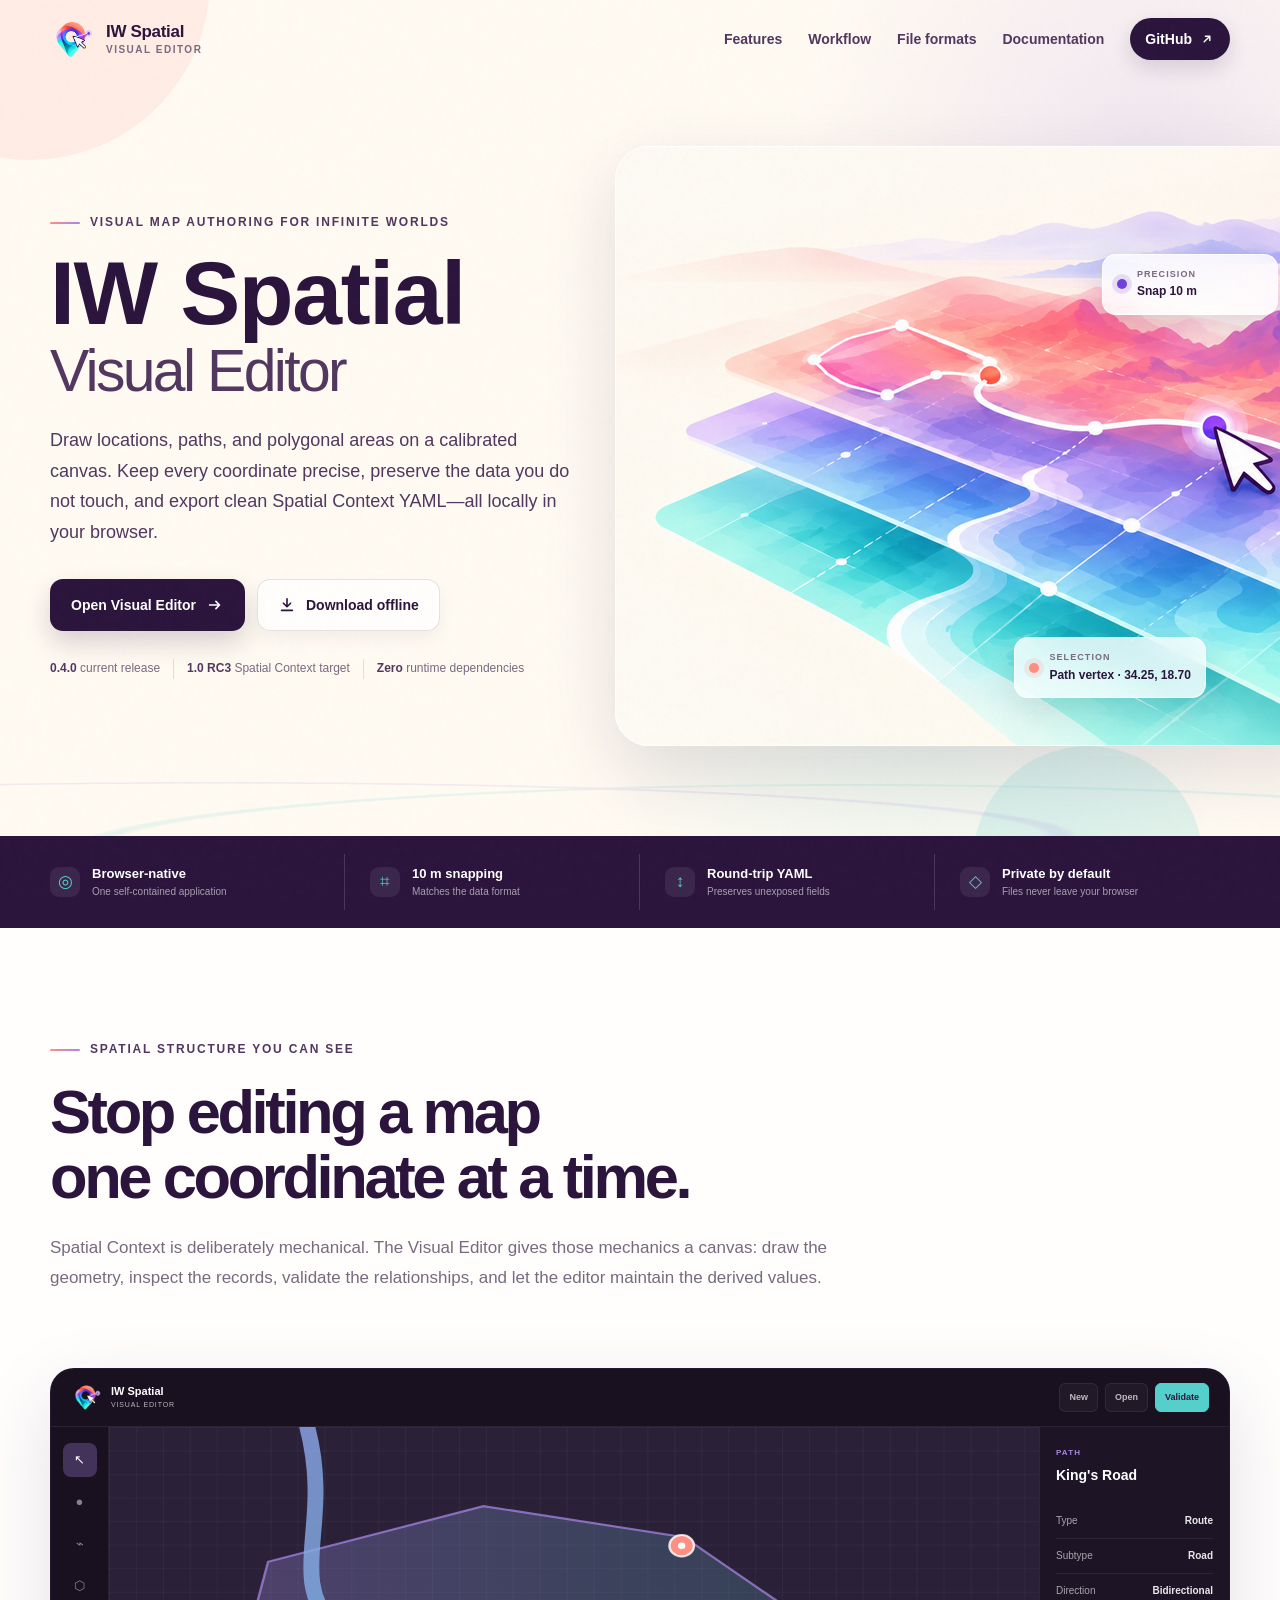
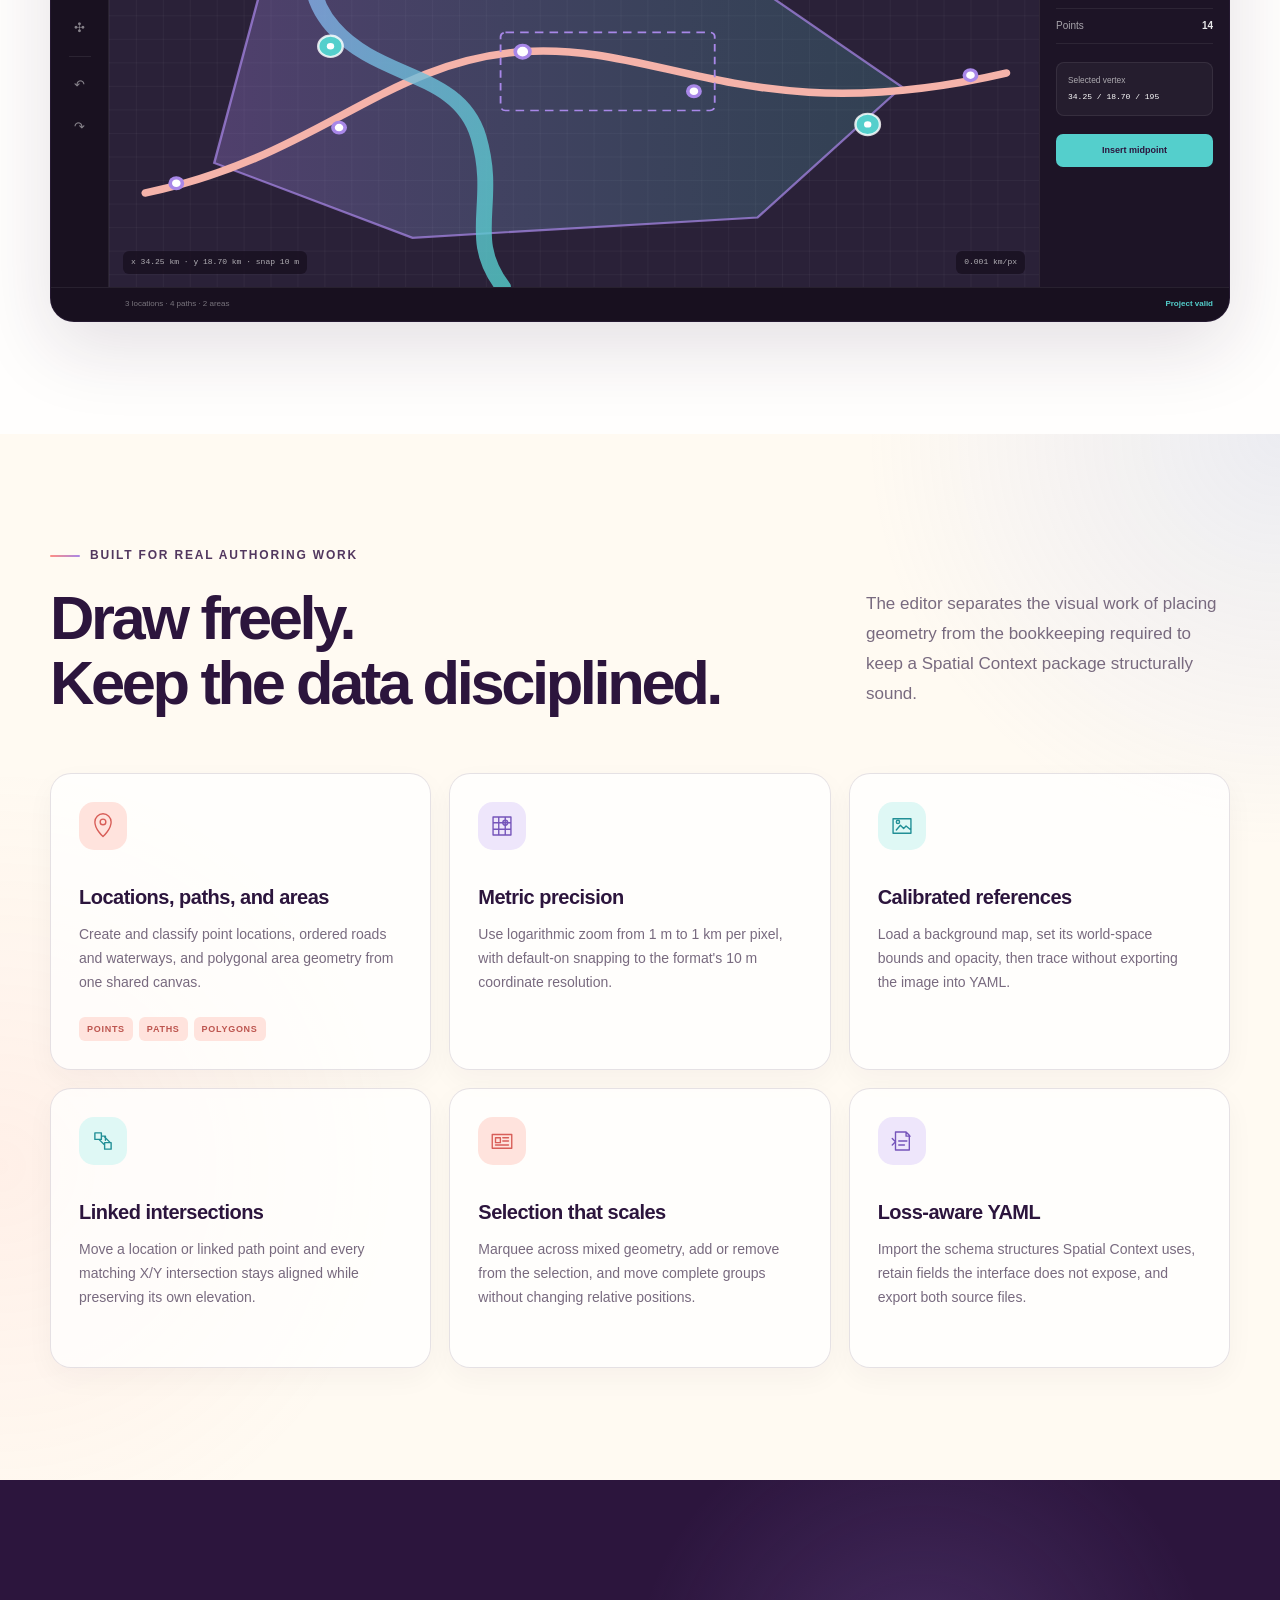
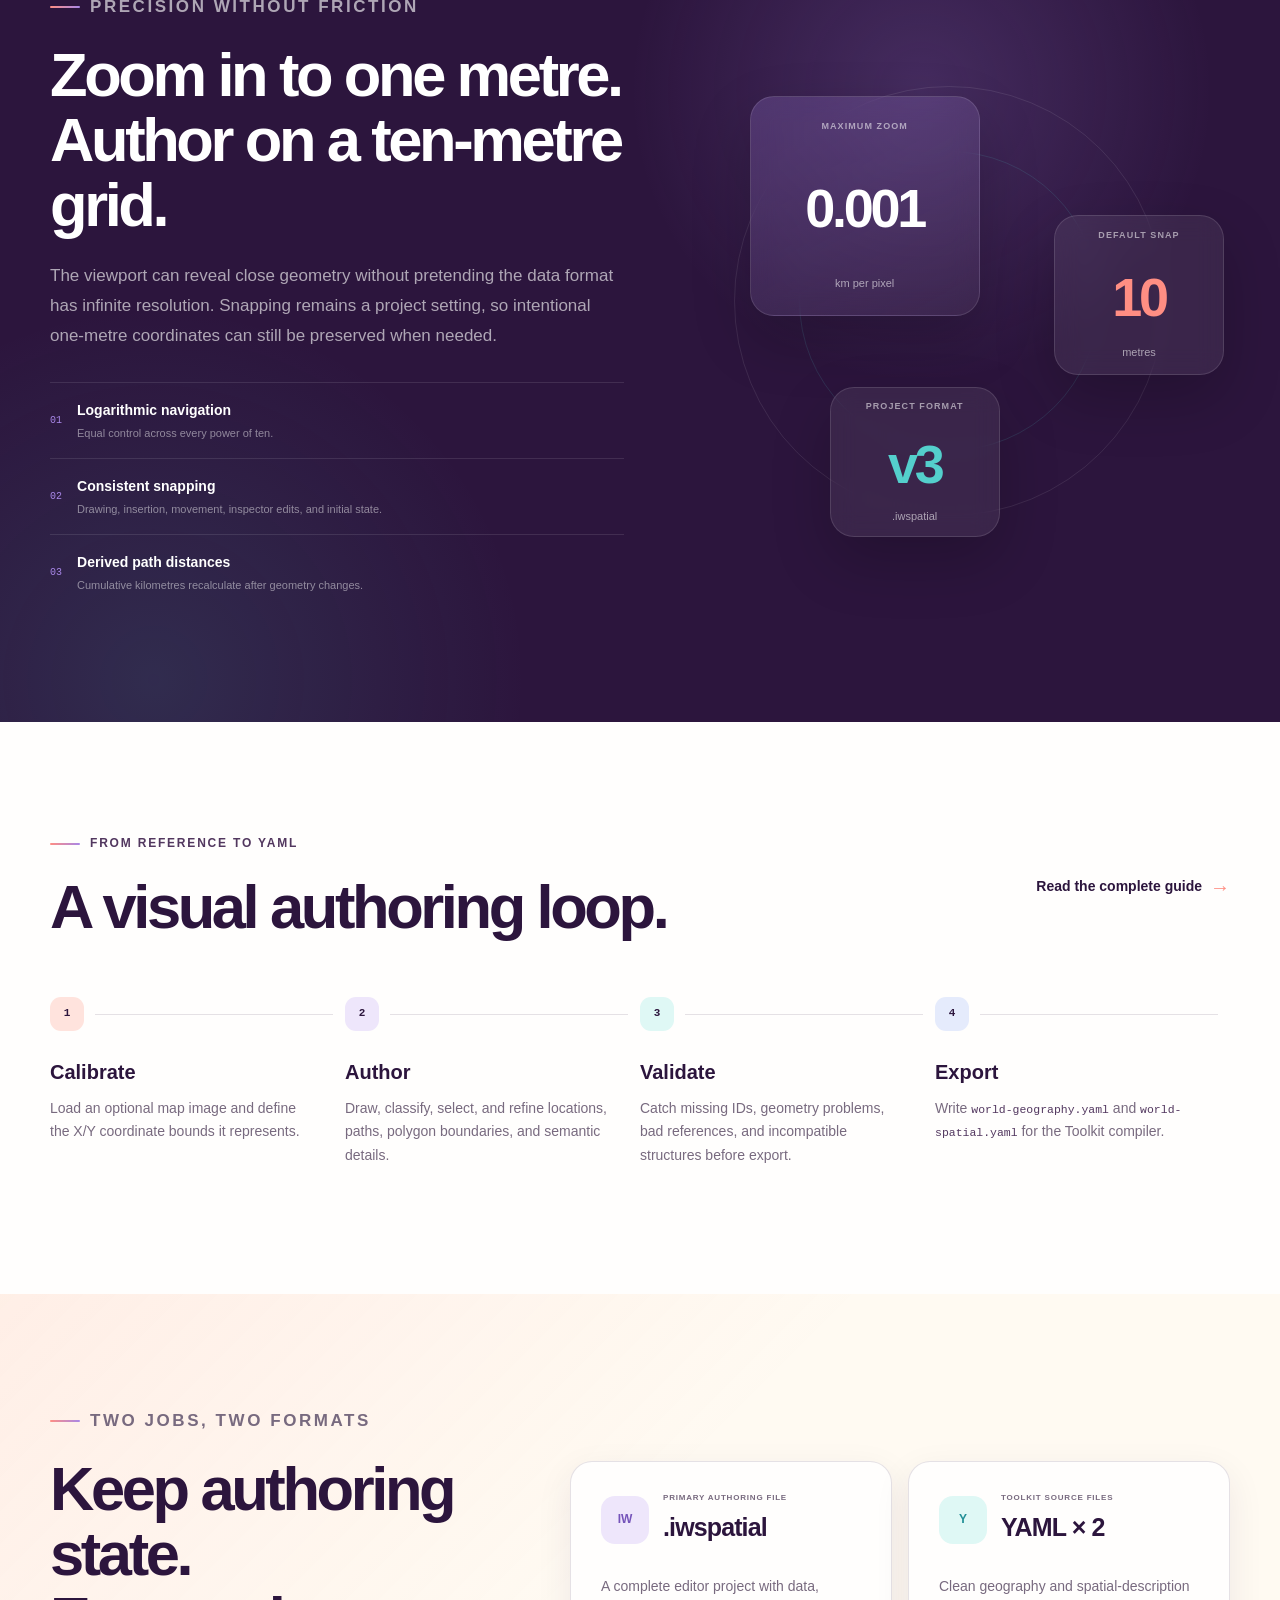
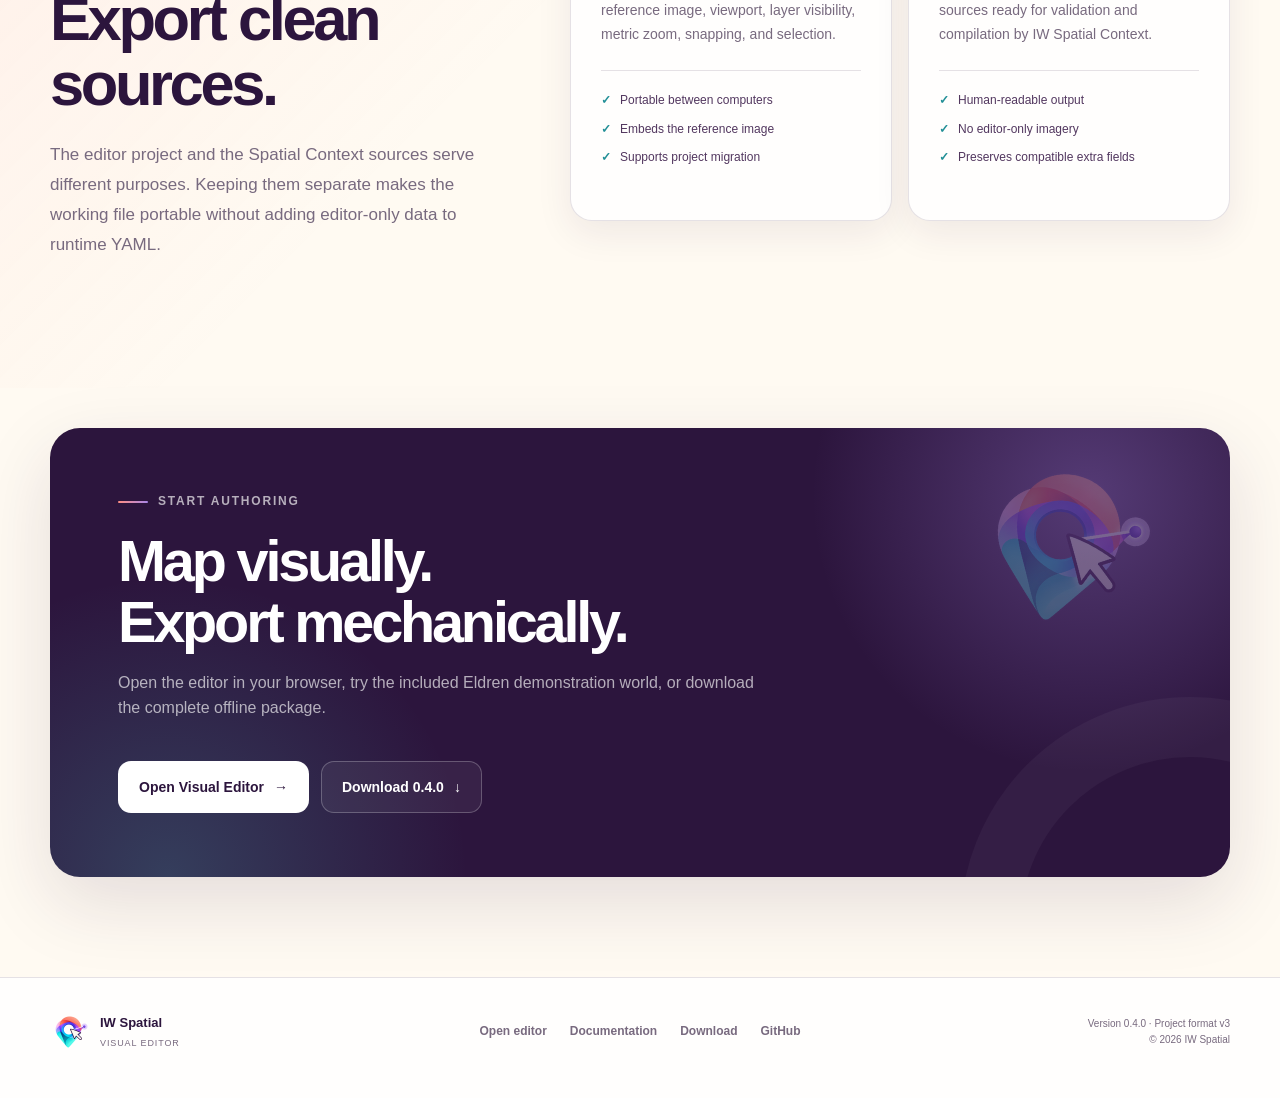
<file: index.html>
<!doctype html>
<html lang="en">
<head>
  <meta charset="utf-8">
  <meta name="viewport" content="width=device-width, initial-scale=1">
  <meta name="description" content="IW Spatial Visual Editor is a private, offline-capable browser editor for Infinite Worlds Spatial Context projects.">
  <meta name="theme-color" content="#fffaf2">
  <meta property="og:title" content="IW Spatial Visual Editor">
  <meta property="og:description" content="Draw locations, paths, and areas. Validate the structure. Export clean Spatial Context YAML.">
  <meta property="og:type" content="website">
  <meta property="og:image" content="assets/iw-spatial-editor-hero.png">
  <title>IW Spatial — Visual Editor</title>
  <link rel="icon" href="assets/iw-spatial-editor-logo.png" type="image/png">
  <link rel="stylesheet" href="assets/styles.css">
  <script src="site-config.js"></script>
  <script src="assets/site.js" defer></script>
</head>
<body>
  <a class="skip-link" href="#main">Skip to content</a>

  <header class="site-header" data-header>
    <div class="shell header-inner">
      <a class="brand" href="#top" aria-label="IW Spatial Visual Editor home">
        <img src="assets/iw-spatial-editor-logo.png" width="46" height="46" alt="">
        <span class="brand-name"><strong>IW Spatial</strong><small>Visual Editor</small></span>
      </a>

      <button class="nav-toggle" type="button" aria-expanded="false" aria-controls="site-nav" data-nav-toggle>
        <span class="sr-only">Toggle navigation</span>
        <span></span><span></span><span></span>
      </button>

      <nav class="site-nav" id="site-nav" aria-label="Primary navigation" data-nav>
        <a href="#features">Features</a>
        <a href="#workflow">Workflow</a>
        <a href="#formats">File formats</a>
        <a data-link="docs" href="docs/index.html">Documentation</a>
        <a class="nav-github" data-link="github" href="https://github.com/your-account/iw-spatial-visual-editor">
          GitHub
          <svg viewBox="0 0 20 20" aria-hidden="true"><path d="M6.5 13.5l7-7m-5.5 0h5.5V12"/></svg>
        </a>
      </nav>
    </div>
  </header>

  <main id="main">
    <section class="hero" id="top">
      <div class="hero-glow hero-glow-one" aria-hidden="true"></div>
      <div class="hero-glow hero-glow-two" aria-hidden="true"></div>
      <div class="shell hero-layout">
        <div class="hero-copy" data-reveal>
          <p class="eyebrow"><span></span> Visual map authoring for Infinite Worlds</p>
          <h1 class="hero-wordmark">
            <span>IW Spatial</span>
            <em>Visual Editor</em>
          </h1>
          <p class="hero-lede">Draw locations, paths, and polygonal areas on a calibrated canvas. Keep every coordinate precise, preserve the data you do not touch, and export clean Spatial Context YAML—all locally in your browser.</p>
          <div class="hero-actions">
            <a class="button button-primary" data-link="launch" href="app/index.html">
              Open Visual Editor
              <svg viewBox="0 0 20 20" aria-hidden="true"><path d="M4 10h11m-4-4 4 4-4 4"/></svg>
            </a>
            <a class="button button-secondary" data-link="download" href="downloads/IW-Spatial-Editor-0.4.0.zip" download>
              <svg viewBox="0 0 20 20" aria-hidden="true"><path d="M10 3v9m-4-4 4 4 4-4M4 16h12"/></svg>
              Download offline
            </a>
          </div>
          <div class="hero-meta" aria-label="Current editor details">
            <span><strong>0.4.0</strong> current release</span>
            <span><strong>1.0 RC3</strong> Spatial Context target</span>
            <span><strong>Zero</strong> runtime dependencies</span>
          </div>
        </div>

        <div class="hero-art" data-reveal data-delay="1">
          <div class="hero-art-frame">
            <img src="assets/iw-spatial-editor-hero.png" width="1200" height="600" alt="A cursor drawing a snapped path across layered translucent maps">
            <div class="floating-label label-snap">
              <span class="signal signal-lilac"></span>
              <div><small>Precision</small><strong>Snap 10 m</strong></div>
            </div>
            <div class="floating-label label-selection">
              <span class="signal signal-coral"></span>
              <div><small>Selection</small><strong>Path vertex · 34.25, 18.70</strong></div>
            </div>
          </div>
        </div>
      </div>
    </section>

    <section class="proof-strip" aria-label="Editor qualities">
      <div class="shell proof-grid">
        <div><span class="proof-icon">◎</span><p><strong>Browser-native</strong><small>One self-contained application</small></p></div>
        <div><span class="proof-icon">⌗</span><p><strong>10 m snapping</strong><small>Matches the data format</small></p></div>
        <div><span class="proof-icon">↕</span><p><strong>Round-trip YAML</strong><small>Preserves unexposed fields</small></p></div>
        <div><span class="proof-icon">◇</span><p><strong>Private by default</strong><small>Files never leave your browser</small></p></div>
      </div>
    </section>

    <section class="section canvas-section">
      <div class="shell canvas-layout">
        <div class="section-intro" data-reveal>
          <p class="eyebrow"><span></span> Spatial structure you can see</p>
          <h2>Stop editing a map<br>one coordinate at a time.</h2>
          <p>Spatial Context is deliberately mechanical. The Visual Editor gives those mechanics a canvas: draw the geometry, inspect the records, validate the relationships, and let the editor maintain the derived values.</p>
        </div>

        <div class="editor-window" data-reveal data-delay="1" aria-label="Illustration of the Visual Editor interface">
          <div class="window-bar">
            <div class="window-brand"><img src="assets/iw-spatial-editor-logo.png" alt=""><span><strong>IW Spatial</strong><small>Visual Editor</small></span></div>
            <div class="window-actions"><span>New</span><span>Open</span><span class="active">Validate</span></div>
          </div>
          <div class="editor-ui">
            <aside class="tool-rail" aria-hidden="true">
              <span class="active">↖</span><span>●</span><span>⌁</span><span>⬡</span><span>✣</span><i></i><span>↶</span><span>↷</span>
            </aside>
            <div class="map-canvas" aria-hidden="true">
              <svg viewBox="0 0 760 430" preserveAspectRatio="none">
                <defs>
                  <pattern id="grid" width="22" height="22" patternUnits="userSpaceOnUse"><path d="M22 0H0V22" fill="none" stroke="currentColor" stroke-width=".7"/></pattern>
                  <linearGradient id="area" x1="0" x2="1"><stop stop-color="#a986e7" stop-opacity=".30"/><stop offset="1" stop-color="#55cfcc" stop-opacity=".18"/></linearGradient>
                  <linearGradient id="river" y1="0" y2="1"><stop stop-color="#8ea8ed"/><stop offset="1" stop-color="#55cfcc"/></linearGradient>
                </defs>
                <rect width="760" height="430" fill="url(#grid)" class="canvas-grid"/>
                <path class="area-shape" d="M86 314 130 126 306 74 470 103 648 243 530 365 248 384Z"/>
                <path class="road-line" d="M30 342C172 308 225 219 338 210s188 75 395 20"/>
                <path class="river-line" d="M162 0c21 92-17 137 21 187s103 41 119 103-11 94 20 140"/>
                <g class="map-node"><circle cx="181" cy="205" r="10"/><circle cx="181" cy="205" r="3"/></g>
                <g class="map-node coral"><circle cx="468" cy="111" r="10"/><circle cx="468" cy="111" r="3"/></g>
                <g class="map-node"><circle cx="620" cy="278" r="10"/><circle cx="620" cy="278" r="3"/></g>
                <g class="vertex"><circle cx="55" cy="333" r="5"/><circle cx="188" cy="281" r="5"/><circle cx="338" cy="210" r="6"/><circle cx="478" cy="247" r="5"/><circle cx="704" cy="232" r="5"/></g>
                <rect class="selection-box" x="320" y="192" width="175" height="73" rx="4"/>
              </svg>
              <span class="canvas-readout">x 34.25 km · y 18.70 km · snap 10 m</span>
              <span class="canvas-scale">0.001 km/px</span>
            </div>
            <aside class="inspector">
              <p class="inspector-kicker">Path</p>
              <h3>King's Road</h3>
              <label><span>Type</span><strong>Route</strong></label>
              <label><span>Subtype</span><strong>Road</strong></label>
              <label><span>Direction</span><strong>Bidirectional</strong></label>
              <label><span>Points</span><strong>14</strong></label>
              <div class="coordinate-field"><small>Selected vertex</small><code>34.25 / 18.70 / 195</code></div>
              <button type="button" tabindex="-1">Insert midpoint</button>
            </aside>
          </div>
          <div class="window-statusbar"><span>3 locations · 4 paths · 2 areas</span><strong>Project valid</strong></div>
        </div>
      </div>
    </section>

    <section class="section features-section" id="features">
      <div class="shell">
        <div class="section-heading" data-reveal>
          <div>
            <p class="eyebrow"><span></span> Built for real authoring work</p>
            <h2>Draw freely.<br>Keep the data disciplined.</h2>
          </div>
          <p>The editor separates the visual work of placing geometry from the bookkeeping required to keep a Spatial Context package structurally sound.</p>
        </div>

        <div class="feature-grid">
          <article class="feature-card feature-large coral-card" data-reveal>
            <div class="feature-icon">
              <svg viewBox="0 0 32 32" aria-hidden="true"><path d="M16 29S26 20 26 11a10 10 0 1 0-20 0c0 9 10 18 10 18Z"/><circle cx="16" cy="11" r="3.5"/></svg>
            </div>
            <h3>Locations, paths, and areas</h3>
            <p>Create and classify point locations, ordered roads and waterways, and polygonal area geometry from one shared canvas.</p>
            <div class="mini-tags"><span>Points</span><span>Paths</span><span>Polygons</span></div>
          </article>

          <article class="feature-card lilac-card" data-reveal data-delay="1">
            <div class="feature-icon">
              <svg viewBox="0 0 32 32" aria-hidden="true"><path d="M5 5h22v22H5zM12 5v22M20 5v22M5 12h22M5 20h22"/><circle cx="20" cy="12" r="3"/></svg>
            </div>
            <h3>Metric precision</h3>
            <p>Use logarithmic zoom from 1 m to 1 km per pixel, with default-on snapping to the format's 10 m coordinate resolution.</p>
          </article>

          <article class="feature-card teal-card" data-reveal data-delay="2">
            <div class="feature-icon">
              <svg viewBox="0 0 32 32" aria-hidden="true"><path d="M5 7h22v18H5zM9 21 14 15l4 4 3-3 6 5"/><circle cx="11" cy="11" r="2"/></svg>
            </div>
            <h3>Calibrated references</h3>
            <p>Load a background map, set its world-space bounds and opacity, then trace without exporting the image into YAML.</p>
          </article>

          <article class="feature-card teal-card" data-reveal>
            <div class="feature-icon">
              <svg viewBox="0 0 32 32" aria-hidden="true"><path d="M6 6h8v8H6zM18 18h8v8h-8zM14 10h5v5m-1-4 7 7M11 14l7 7"/></svg>
            </div>
            <h3>Linked intersections</h3>
            <p>Move a location or linked path point and every matching X/Y intersection stays aligned while preserving its own elevation.</p>
          </article>

          <article class="feature-card coral-card" data-reveal data-delay="1">
            <div class="feature-icon">
              <svg viewBox="0 0 32 32" aria-hidden="true"><path d="M4 8h24v17H4zM8 12h6v6H8zM17 12h7M17 16h7M8 21h16"/></svg>
            </div>
            <h3>Selection that scales</h3>
            <p>Marquee across mixed geometry, add or remove from the selection, and move complete groups without changing relative positions.</p>
          </article>

          <article class="feature-card lilac-card" data-reveal data-delay="2">
            <div class="feature-icon">
              <svg viewBox="0 0 32 32" aria-hidden="true"><path d="M8 5h13l4 4v18H8zM21 5v5h5M12 16h10M12 21h7"/><path d="m4 13 4 4-4 4"/></svg>
            </div>
            <h3>Loss-aware YAML</h3>
            <p>Import the schema structures Spatial Context uses, retain fields the interface does not expose, and export both source files.</p>
          </article>
        </div>
      </div>
    </section>

    <section class="section precision-section">
      <div class="shell precision-layout">
        <div class="precision-copy" data-reveal>
          <p class="eyebrow light-eyebrow"><span></span> Precision without friction</p>
          <h2>Zoom in to one metre.<br>Author on a ten-metre grid.</h2>
          <p>The viewport can reveal close geometry without pretending the data format has infinite resolution. Snapping remains a project setting, so intentional one-metre coordinates can still be preserved when needed.</p>
          <ul class="precision-list">
            <li><span>01</span><div><strong>Logarithmic navigation</strong><small>Equal control across every power of ten.</small></div></li>
            <li><span>02</span><div><strong>Consistent snapping</strong><small>Drawing, insertion, movement, inspector edits, and initial state.</small></div></li>
            <li><span>03</span><div><strong>Derived path distances</strong><small>Cumulative kilometres recalculate after geometry changes.</small></div></li>
          </ul>
        </div>
        <div class="metric-panel" data-reveal data-delay="1">
          <div class="metric-orbit orbit-one"></div>
          <div class="metric-orbit orbit-two"></div>
          <div class="metric-card metric-primary"><small>Maximum zoom</small><strong>0.001</strong><span>km per pixel</span></div>
          <div class="metric-card metric-coral"><small>Default snap</small><strong>10</strong><span>metres</span></div>
          <div class="metric-card metric-teal"><small>Project format</small><strong>v3</strong><span>.iwspatial</span></div>
        </div>
      </div>
    </section>

    <section class="section workflow-section" id="workflow">
      <div class="shell">
        <div class="section-heading compact-heading" data-reveal>
          <div>
            <p class="eyebrow"><span></span> From reference to YAML</p>
            <h2>A visual authoring loop.</h2>
          </div>
          <a class="text-link" data-link="docs" href="docs/index.html">Read the complete guide <span>→</span></a>
        </div>

        <ol class="workflow-grid">
          <li data-reveal>
            <span class="step-number">1</span><div class="step-rule"></div>
            <h3>Calibrate</h3>
            <p>Load an optional map image and define the X/Y coordinate bounds it represents.</p>
          </li>
          <li data-reveal data-delay="1">
            <span class="step-number">2</span><div class="step-rule"></div>
            <h3>Author</h3>
            <p>Draw, classify, select, and refine locations, paths, polygon boundaries, and semantic details.</p>
          </li>
          <li data-reveal data-delay="2">
            <span class="step-number">3</span><div class="step-rule"></div>
            <h3>Validate</h3>
            <p>Catch missing IDs, geometry problems, bad references, and incompatible structures before export.</p>
          </li>
          <li data-reveal data-delay="3">
            <span class="step-number">4</span><div class="step-rule"></div>
            <h3>Export</h3>
            <p>Write <code>world-geography.yaml</code> and <code>world-spatial.yaml</code> for the Toolkit compiler.</p>
          </li>
        </ol>
      </div>
    </section>

    <section class="section formats-section" id="formats">
      <div class="shell formats-layout">
        <div class="formats-copy" data-reveal>
          <p class="eyebrow"><span></span> Two jobs, two formats</p>
          <h2>Keep authoring state.<br>Export clean sources.</h2>
          <p>The editor project and the Spatial Context sources serve different purposes. Keeping them separate makes the working file portable without adding editor-only data to runtime YAML.</p>
        </div>
        <div class="format-cards">
          <article class="format-card project-format" data-reveal data-delay="1">
            <div class="format-head"><span class="file-badge">IW</span><div><small>Primary authoring file</small><h3>.iwspatial</h3></div></div>
            <p>A complete editor project with data, reference image, viewport, layer visibility, metric zoom, snapping, and selection.</p>
            <ul><li>Portable between computers</li><li>Embeds the reference image</li><li>Supports project migration</li></ul>
          </article>
          <article class="format-card yaml-format" data-reveal data-delay="2">
            <div class="format-head"><span class="file-badge">Y</span><div><small>Toolkit source files</small><h3>YAML × 2</h3></div></div>
            <p>Clean geography and spatial-description sources ready for validation and compilation by IW Spatial Context.</p>
            <ul><li>Human-readable output</li><li>No editor-only imagery</li><li>Preserves compatible extra fields</li></ul>
          </article>
        </div>
      </div>
    </section>

    <section class="closing-section">
      <div class="shell">
        <div class="closing-card" data-reveal>
          <div class="closing-pin" aria-hidden="true"><img src="assets/iw-spatial-editor-logo.png" alt=""></div>
          <div>
            <p class="eyebrow light-eyebrow"><span></span> Start authoring</p>
            <h2>Map visually.<br>Export mechanically.</h2>
            <p>Open the editor in your browser, try the included Eldren demonstration world, or download the complete offline package.</p>
          </div>
          <div class="closing-actions">
            <a class="button button-light" data-link="launch" href="app/index.html">Open Visual Editor <span>→</span></a>
            <a class="button button-ghost" data-link="download" href="downloads/IW-Spatial-Editor-0.4.0.zip">Download 0.4.0 <span>↓</span></a>
          </div>
        </div>
      </div>
    </section>
  </main>

  <footer class="site-footer">
    <div class="shell footer-grid">
      <div class="footer-brand">
        <img src="assets/iw-spatial-editor-logo.png" width="40" height="40" alt="">
        <div><strong>IW Spatial</strong><small>Visual Editor</small></div>
      </div>
      <nav aria-label="Footer navigation">
        <a data-link="launch" href="app/index.html">Open editor</a>
        <a data-link="docs" href="docs/index.html">Documentation</a>
        <a data-link="download" href="downloads/IW-Spatial-Editor-0.4.0.zip">Download</a>
        <a data-link="github" href="https://github.com/your-account/iw-spatial-visual-editor">GitHub</a>
      </nav>
      <p>Version 0.4.0 · Project format v3<br>© <span data-year>2026</span> IW Spatial</p>
    </div>
  </footer>
</body>
</html>
</file>
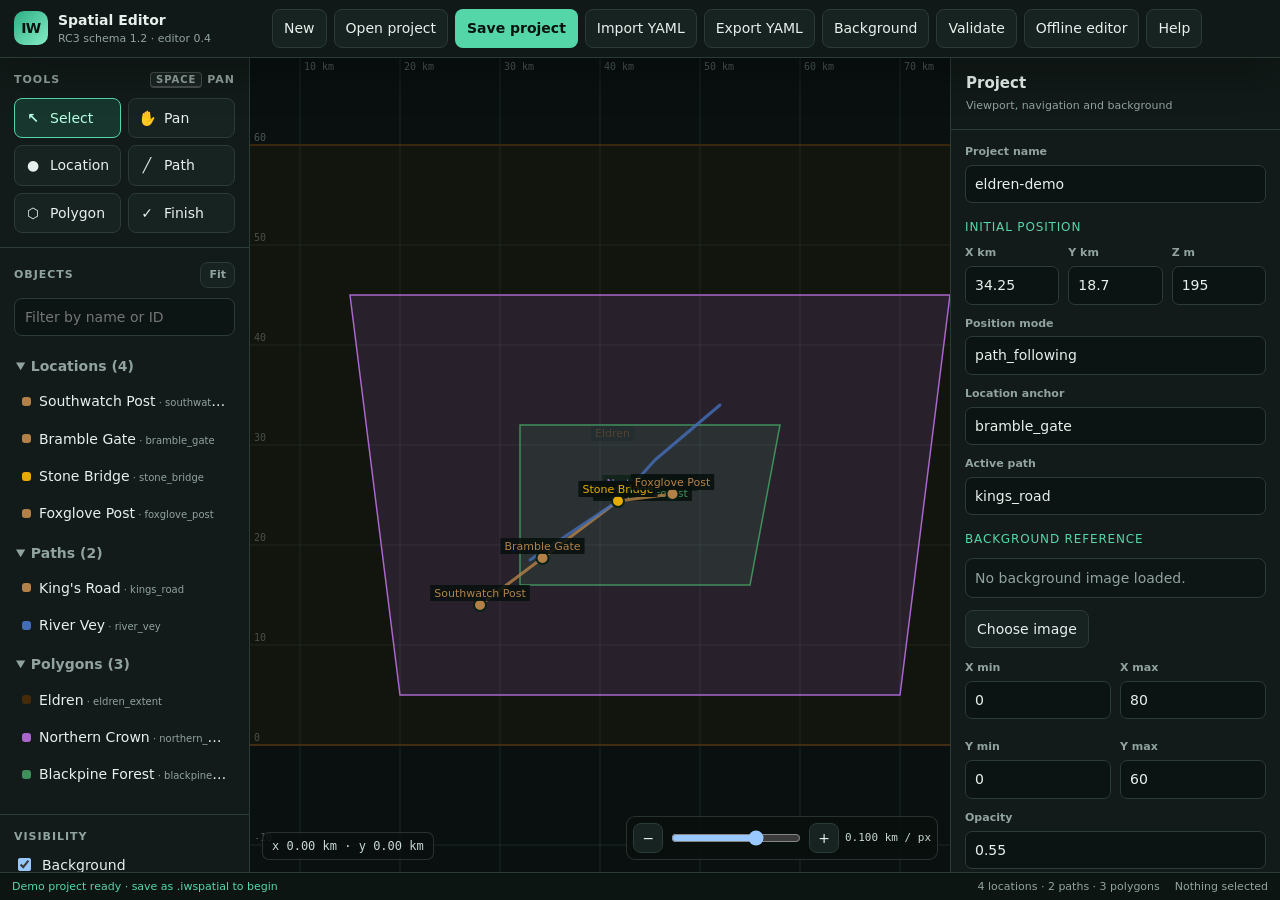
<file: app/index.html>
<!doctype html>
<html lang="en">
<head>
  <meta charset="utf-8">
  <meta name="viewport" content="width=device-width,initial-scale=1">
  <meta name="description" content="Visual editor for IW Spatial Context geography and semantic YAML files.">
  <title>IW Spatial Editor</title>
  <style>
    :root{color-scheme:dark;--bg:#0b1110;--panel:#121b19;--panel2:#172320;--line:#2b3b37;--ink:#e8f0ed;--muted:#91a39e;--accent:#55d6a9;--accent2:#eab76d;--danger:#ff7f74;--water:#54a9ff;--road:#e6ad55;--poly:#66c79b;--shadow:0 14px 40px rgba(0,0,0,.28)}
    *{box-sizing:border-box}html,body{width:100%;height:100%;margin:0;overflow:hidden;background:var(--bg);color:var(--ink);font:14px/1.45 Inter,ui-sans-serif,system-ui,-apple-system,Segoe UI,sans-serif}button,input,textarea,select{font:inherit}button{color:inherit}.topbar{height:58px;display:flex;align-items:center;gap:10px;padding:0 14px;border-bottom:1px solid var(--line);background:rgba(18,27,25,.96);box-shadow:var(--shadow);position:relative;z-index:4}.brand{display:flex;align-items:center;gap:10px;min-width:230px}.brand-mark{width:34px;height:34px;border-radius:10px;display:grid;place-items:center;background:linear-gradient(135deg,#2cae83,#86edc7);color:#07110e;font-weight:900;letter-spacing:-.05em}.brand strong,.brand small{display:block}.brand small{color:var(--muted);font-size:11px}.top-actions{display:flex;align-items:center;gap:7px;flex:1;overflow:auto}.btn,.tool-btn,.icon-btn{border:1px solid var(--line);background:var(--panel2);border-radius:8px;padding:8px 11px;cursor:pointer;white-space:nowrap}.btn:hover,.tool-btn:hover,.icon-btn:hover{border-color:#4e6962;background:#1d2d29}.btn.primary{background:var(--accent);color:#07130f;border-color:transparent;font-weight:750}.btn.danger{color:var(--danger)}.btn:disabled{opacity:.38;cursor:not-allowed}.dirty-dot{width:8px;height:8px;border-radius:50%;background:var(--accent2);opacity:0}.dirty-dot.on{opacity:1}.shell{height:calc(100% - 86px);display:grid;grid-template-columns:250px minmax(320px,1fr) 330px}.left,.right{background:var(--panel);overflow:auto;position:relative;z-index:2}.left{border-right:1px solid var(--line)}.right{border-left:1px solid var(--line)}.panel-section{padding:14px;border-bottom:1px solid var(--line)}.panel-title{display:flex;align-items:center;justify-content:space-between;margin-bottom:10px;color:var(--muted);text-transform:uppercase;letter-spacing:.09em;font-size:11px;font-weight:800}.tools{display:grid;grid-template-columns:repeat(2,1fr);gap:7px}.tool-btn{display:flex;gap:8px;align-items:center;text-align:left;padding:9px}.tool-btn.active{border-color:var(--accent);background:#17362d;color:#b7ffe4}.tool-icon{width:18px;text-align:center;font-weight:900}.object-filter{width:100%;padding:8px 10px;border-radius:8px;border:1px solid var(--line);background:#0c1513;color:var(--ink);margin-bottom:8px}.object-group{margin:8px 0}.object-group summary{cursor:pointer;color:var(--muted);font-weight:700;padding:4px 2px}.object-list{display:grid;gap:3px;margin-top:4px}.object-row{display:flex;align-items:center;gap:8px;border:1px solid transparent;border-radius:7px;padding:6px 7px;cursor:pointer;min-width:0}.object-row:hover{background:#192622}.object-row.selected{border-color:#427f6e;background:#17342c}.swatch{width:9px;height:9px;border-radius:3px;flex:0 0 auto}.object-name{overflow:hidden;text-overflow:ellipsis;white-space:nowrap;flex:1}.object-id{font-size:10px;color:var(--muted);overflow:hidden;text-overflow:ellipsis}.map-wrap{position:relative;overflow:hidden;background:#0a100f}.map-wrap canvas{display:block;width:100%;height:100%;touch-action:none;cursor:default}.map-wrap[data-tool="pan"] canvas{cursor:grab}.map-wrap.panning canvas{cursor:grabbing}.map-overlay{position:absolute;pointer-events:none}.coordinates{left:12px;bottom:12px;padding:6px 9px;border:1px solid #ffffff24;border-radius:7px;background:#09100ecc;color:#c7d7d2;font:12px ui-monospace,monospace}.draw-hint{top:12px;left:50%;transform:translateX(-50%);padding:8px 12px;border-radius:9px;background:#09100ee8;border:1px solid #ffffff28;color:#dce9e5;opacity:0;transition:.15s}.draw-hint.on{opacity:1}.zoom-box{right:12px;bottom:12px;display:flex;align-items:center;gap:6px;padding:6px;background:#09100ed9;border:1px solid #ffffff24;border-radius:9px;pointer-events:auto}.zoom-box input{width:130px}.zoom-label{min-width:82px;text-align:right;font:11px ui-monospace,monospace;color:#c7d7d2}.icon-btn{padding:4px 8px}.inspector-head{padding:15px;border-bottom:1px solid var(--line);position:sticky;top:0;background:rgba(18,27,25,.97);backdrop-filter:blur(8px);z-index:2}.inspector-head h2{font-size:15px;margin:0}.inspector-head p{margin:3px 0 0;color:var(--muted);font-size:11px}.inspector-body{padding:14px}.empty-state{padding:25px 15px;color:var(--muted);text-align:center}.field{display:grid;gap:5px;margin-bottom:11px}.field label{color:var(--muted);font-size:11px;font-weight:700}.field input,.field textarea,.field select{width:100%;padding:8px 9px;border:1px solid var(--line);border-radius:7px;background:#0b1412;color:var(--ink)}.field textarea{min-height:72px;resize:vertical}.field-grid{display:grid;grid-template-columns:repeat(2,minmax(0,1fr));gap:9px}.field-grid.three{grid-template-columns:repeat(3,minmax(0,1fr))}.field-help{font-size:10px;color:var(--muted)}.inspector-actions{display:flex;gap:7px;flex-wrap:wrap;margin:12px 0}.mini-stat{padding:9px;border:1px solid var(--line);border-radius:8px;background:#0d1614;color:var(--muted)}.mini-stat strong{display:block;color:var(--ink);font-size:16px}.subhead{font-size:12px;color:var(--accent);margin:16px 0 9px;text-transform:uppercase;letter-spacing:.07em}.check-row{display:flex;align-items:center;gap:8px;margin:8px 0}.statusbar{height:28px;display:flex;align-items:center;gap:15px;padding:0 12px;border-top:1px solid var(--line);background:#0d1513;color:var(--muted);font-size:11px}.statusbar .grow{flex:1}.status-ok{color:var(--accent)}.status-warn{color:var(--accent2)}.status-error{color:var(--danger)}dialog{border:1px solid var(--line);border-radius:14px;background:var(--panel);color:var(--ink);box-shadow:var(--shadow);max-width:min(680px,90vw);max-height:80vh}dialog::backdrop{background:#0009}.dialog-head{display:flex;align-items:center;justify-content:space-between;border-bottom:1px solid var(--line);padding:14px 16px}.dialog-head h2{font-size:16px;margin:0}.dialog-body{padding:16px;overflow:auto;max-height:58vh}.dialog-actions{display:flex;justify-content:flex-end;gap:8px;padding:13px 16px;border-top:1px solid var(--line)}.issues{display:grid;gap:7px}.issue{padding:9px 10px;border-radius:8px;background:#0d1614;border-left:3px solid var(--accent2)}.issue.error{border-left-color:var(--danger)}.issue code{display:block;color:var(--muted);font-size:10px;margin-top:3px}.kbd{padding:1px 5px;border:1px solid #ffffff2e;border-bottom-width:2px;border-radius:4px;font-size:10px;background:#ffffff0b}.welcome{display:grid;gap:10px}.welcome-card{padding:12px;border:1px solid var(--line);border-radius:10px;background:#0d1714}.toast{position:fixed;left:50%;bottom:42px;transform:translate(-50%,20px);opacity:0;z-index:20;background:#e7f5f0;color:#0d1b17;padding:9px 14px;border-radius:9px;box-shadow:var(--shadow);transition:.2s;pointer-events:none}.toast.on{opacity:1;transform:translate(-50%,0)}@media(max-width:980px){.shell{grid-template-columns:210px minmax(300px,1fr)}.right{position:fixed;right:0;top:58px;bottom:28px;width:330px;box-shadow:var(--shadow);transform:translateX(100%);transition:.2s}.right.open{transform:none}.brand{min-width:190px}}@media(max-width:700px){.shell{grid-template-columns:1fr}.left{display:none}.brand{min-width:auto}.brand div:last-child{display:none}.top-actions .optional-mobile{display:none}.zoom-box input{width:80px}}
  </style>
</head>
<body>
  <header class="topbar">
    <div class="brand"><div class="brand-mark">IW</div><div><strong>Spatial Editor</strong><small>RC3 schema 1.2 · editor 0.4</small></div></div>
    <span id="dirtyDot" class="dirty-dot" title="Unsaved changes"></span>
    <div class="top-actions">
      <button class="btn" data-top="new">New</button>
      <button class="btn" data-top="open-project">Open project</button>
      <button class="btn primary" data-top="save-project">Save project</button>
      <button class="btn" data-top="import-yaml">Import YAML</button>
      <button class="btn" data-top="export-yaml">Export YAML</button>
      <button class="btn optional-mobile" data-top="background">Background</button>
      <button class="btn optional-mobile" data-top="validate">Validate</button>
      <button class="btn optional-mobile" data-top="download-editor">Offline editor</button>
      <button class="btn optional-mobile" data-top="help">Help</button>
    </div>
  </header>

  <div class="shell">
    <aside class="left">
      <section class="panel-section">
        <div class="panel-title"><span>Tools</span><span><span class="kbd">Space</span> pan</span></div>
        <div class="tools">
          <button class="tool-btn active" data-tool="select"><span class="tool-icon">↖</span>Select</button>
          <button class="tool-btn" data-tool="pan"><span class="tool-icon">✋</span>Pan</button>
          <button class="tool-btn" data-tool="location"><span class="tool-icon">●</span>Location</button>
          <button class="tool-btn" data-tool="path"><span class="tool-icon">╱</span>Path</button>
          <button class="tool-btn" data-tool="polygon"><span class="tool-icon">⬡</span>Polygon</button>
          <button class="tool-btn" id="finishDraw" disabled><span class="tool-icon">✓</span>Finish</button>
        </div>
      </section>
      <section class="panel-section">
        <div class="panel-title"><span>Objects</span><button class="icon-btn" id="fitAll" title="Fit all">Fit</button></div>
        <input class="object-filter" id="objectFilter" placeholder="Filter by name or ID">
        <div id="objectTree"></div>
      </section>
      <section class="panel-section">
        <div class="panel-title"><span>Visibility</span></div>
        <label class="check-row"><input type="checkbox" data-layer="background" checked> Background</label>
        <label class="check-row"><input type="checkbox" data-layer="polygons" checked> Areas / polygons</label>
        <label class="check-row"><input type="checkbox" data-layer="paths" checked> Paths</label>
        <label class="check-row"><input type="checkbox" data-layer="locations" checked> Locations</label>
        <label class="check-row"><input type="checkbox" data-layer="grid" checked> Coordinate grid</label>
        <label class="check-row"><input type="checkbox" id="snapGrid" checked> Snap points to 10 m grid</label>
      </section>
    </aside>

    <main class="map-wrap" id="mapWrap" data-tool="select">
      <canvas id="mapCanvas" aria-label="Spatial map editor"></canvas>
      <div class="map-overlay draw-hint" id="drawHint"></div>
      <div class="map-overlay coordinates" id="coordinates">x 0.00 km · y 0.00 km</div>
      <div class="map-overlay zoom-box">
        <button class="icon-btn" id="zoomOut" aria-label="Zoom out">−</button>
        <input id="zoomSlider" type="range" min="0" max="100" step="1" value="67" aria-label="Map zoom">
        <button class="icon-btn" id="zoomIn" aria-label="Zoom in">+</button>
        <span class="zoom-label" id="zoomLabel">0.100 km / px</span>
      </div>
    </main>

    <aside class="right" id="rightPanel">
      <div class="inspector-head"><h2 id="inspectorTitle">Project</h2><p id="inspectorSubtitle">Editor and background configuration</p></div>
      <div class="inspector-body" id="inspector"></div>
    </aside>
  </div>

  <footer class="statusbar">
    <span id="statusText" class="status-ok">Ready</span><span class="grow"></span>
    <span id="countText">0 locations · 0 paths · 0 polygons</span>
    <span id="selectionText">Nothing selected</span>
  </footer>

  <input type="file" id="projectInput" accept=".iwspatial,application/json" hidden>
  <input type="file" id="yamlInput" accept=".yaml,.yml,text/yaml" multiple hidden>
  <input type="file" id="backgroundInput" accept="image/*" hidden>

  <dialog id="issuesDialog"><div class="dialog-head"><h2>Project validation</h2><button class="icon-btn" data-close-dialog>×</button></div><div class="dialog-body"><div id="issues" class="issues"></div></div><div class="dialog-actions"><button class="btn" data-close-dialog>Close</button></div></dialog>
  <dialog id="importDialog"><div class="dialog-head"><h2>Import YAML</h2><button class="icon-btn" data-import="cancel">×</button></div><div class="dialog-body"><p id="importSummary"></p><div class="welcome"><div class="welcome-card"><strong>Create new project</strong><br><span class="field-help">Use the imported data with a clean editor setup and no background image.</span></div><div class="welcome-card"><strong>Replace world data, retain editor setup</strong><br><span class="field-help">Keep the current background calibration, viewport and layer visibility.</span></div></div></div><div class="dialog-actions"><button class="btn" data-import="cancel">Cancel</button><button class="btn" data-import="replace">Retain setup</button><button class="btn primary" data-import="new">New project</button></div></dialog>
  <dialog id="helpDialog"><div class="dialog-head"><h2>Spatial Editor quick guide</h2><button class="icon-btn" data-close-dialog>×</button></div><div class="dialog-body"><div class="welcome"><div class="welcome-card"><strong>1. Set up the map</strong><br>Choose <em>Background</em>, then enter its X/Y bounds in the Project inspector. The image is an editor reference and is never exported to YAML.</div><div class="welcome-card"><strong>2. Draw the world</strong><br>Use Location, Path, and Polygon. Finish paths and polygons with <span class="kbd">Enter</span>, double-click, or the Finish button. Choose a Type and Subtype to classify and color every object.</div><div class="welcome-card"><strong>3. Select and move</strong><br>Drag across empty map space to select every intersecting object. <span class="kbd">Shift</span> adds; <span class="kbd">Ctrl</span> or <span class="kbd">Alt</span> removes. Drag any selected object to move the complete selection while preserving relative positions.</div><div class="welcome-card"><strong>4. Refine geometry</strong><br>With one path or polygon selected, drag a vertex to move only that vertex. Double-click a boundary segment to insert one. Flip river paths so points run from source to mouth.</div><div class="welcome-card"><strong>5. Snap precisely</strong><br>The default 10 m snap grid matches the data format’s <code>0.01 km</code> horizontal resolution. At maximum zoom, each snap interval is 10 pixels wide. Disable snapping only when intentionally inspecting or retaining finer imported coordinates.</div><div class="welcome-card"><strong>6. Save and export</strong><br>Save the complete <code>.iwspatial</code> project regularly. Validate, then export <code>world-geography.yaml</code> and <code>world-spatial.yaml</code> for the IW package.</div><div class="welcome-card"><strong>Navigation</strong><br>Mouse wheel zooms logarithmically across 0.001–1 km/pixel. Hold <span class="kbd">Space</span>, use the Pan tool, or drag with the middle/right mouse button to pan. <span class="kbd">Ctrl/Cmd+Z</span> undoes.</div></div></div><div class="dialog-actions"><button class="btn primary" data-close-dialog>Start editing</button></div></dialog>
  <div class="toast" id="toast"></div>

  <script>
  (()=>{
    'use strict';
    const KM_PER_MILE=1.609344, MIN_KM_PER_PIXEL=.001, MAX_KM_PER_PIXEL=1, EDITOR_VERSION='0.4.0', PROJECT_VERSION=3;
    const CLASSIFICATIONS={
      landmass:{label:'Landmass',color:'#462b0a',subtypes:['continent','island','other']},
      geography:{label:'Geography',color:'#584022',subtypes:['mountain range','mountain','hills','valley','ravine','canyon','other']},
      biome:{label:'Biome',color:'#63b16c',subtypes:['grassland','savanna','shrubland','forest','marsh','swamp','tundra','rocky desert','sand desert','permafrost','glacier','other']},
      surface_water:{label:'Surface water',color:'#446db8',subtypes:['river','creek','lake','dam','other']},
      political:{label:'Political',color:'#aa66cc',subtypes:['empire','kingdom','duchy','march','county','barony','other']},
      travel:{label:'Travel',color:'#b38147',subtypes:['portal/teleport','air corridor','railroad','road','path','other']},
      settlement:{label:'Settlement',color:'#d76316',subtypes:['city','town','village','homestead','other']},
      point_of_interest:{label:'Point of interest',color:'#e5ab00',subtypes:['historical','cultural','supernatural feature','other']},
      other:{label:'Other',color:'#a7bab1',subtypes:['other']}
    };
    const BIOME_COLORS={grassland:'#73bd74',savanna:'#a7b861',shrubland:'#79a865',forest:'#3f8f5b',marsh:'#5e9f7c',swamp:'#477961',tundra:'#82aa9a','rocky desert':'#99977b','sand desert':'#b7a970',permafrost:'#8eb7ad',glacier:'#91c7cb',other:'#63b16c'};
    const $=s=>document.querySelector(s), $$=s=>[...document.querySelectorAll(s)];
    const canvas=$('#mapCanvas'), ctx=canvas.getContext('2d'), mapWrap=$('#mapWrap');
    const clone=v=>structuredClone(v);

    function emptyGeography(){return {spatial_context:{package_version:'1.0.RC3',schema_version:'1.2',data_role:'geography'},coordinate_system:{x_unit:'kilometer',y_unit:'kilometer',z_unit:'meter',x_direction:'east',y_direction:'north',elevation_datum:'mean_sea_level',horizontal_precision_km:.01},query_settings:{index_cell_km:10,nearby_location_radius_km:15,nearby_path_radius_km:2,on_path_tolerance_km:.05,max_nearby_locations:5,max_nearby_paths:3,location_anchor_tolerance_km:.1},location_points:{},paths:{},polygons:{},multipolygons:{},initial_navigation:{x_km:0,y_km:0,z_m:0,position_mode:'free_roam',location_anchor:'',active_path:'',current_nav_index:0,next_nav_index:0,next_waypoint_nav_index:0,travel_direction:''}}}
    function emptySpatial(){return {spatial_context:{package_version:'1.0.RC3',schema_version:'1.2',data_role:'spatial'},locations:{},areas:{}}}
    function defaultEditor(){return {background:{dataUrl:'',name:'',visible:true,locked:true,opacity:.55,bounds:{xMin:0,yMin:0,xMax:80,yMax:60}},viewport:{centerX:40,centerY:28,kilometersPerPixel:.1},snap:{enabled:true,stepKm:.01},layers:{background:true,polygons:true,paths:true,locations:true,grid:true},selection:null,selections:[]}}
    function demoData(){const g=emptyGeography(),s=emptySpatial();g.location_points={southwatch_post:{x_km:28,y_km:14,z_m:140,path_ids:['kings_road']},bramble_gate:{x_km:34.25,y_km:18.7,z_m:195,path_ids:['kings_road']},stone_bridge:{x_km:41.8,y_km:24.4,z_m:263,path_ids:['kings_road','river_vey']},foxglove_post:{x_km:47.25,y_km:25.1,z_m:282,path_ids:['kings_road']}};s.locations={southwatch_post:{name:'Southwatch Post',kind:'checkpoint',summary:'A modest road post guarding the southern approach.',description:'A timber guardhouse and low inn stand around a wagon yard.',initial_state:{discovered:true,visited:false,condition:'operational'}},bramble_gate:{name:'Bramble Gate',kind:'checkpoint',summary:"A guarded roadside inn where the King’s Road enters wooded foothills.",description:'A long stone inn, stable yard and squat guardhouse stand against an older boundary wall.',atmosphere:['Woodsmoke and wet leaves','Constant wagon traffic'],services:['Lodging','Stabling'],initial_state:{discovered:true,visited:true,condition:'operational'}},stone_bridge:{name:'Stone Bridge',kind:'landmark',summary:"An old bridge carrying the King’s Road across the River Vey.",description:'Three weathered arches cross a fast slate-coloured river.',initial_state:{discovered:true,visited:false,condition:'open'}},foxglove_post:{name:'Foxglove Post',kind:'checkpoint',summary:'A fortified inn and relay stable near the forest edge.',initial_state:{discovered:true,visited:false,condition:'operational'}}};
      g.paths={kings_road:{name:"King's Road",layer:'travel',type:'road',class:'major_maintained',surface:'fitted_stone_and_gravel',directionality:'bidirectional',nav_points:[{id:'kings_road_001',x_km:28,y_km:14,z_m:140,cumulative_km:0,location_id:'southwatch_post',role:'checkpoint'},{id:'kings_road_002',x_km:34.25,y_km:18.7,z_m:195,cumulative_km:7.82,location_id:'bramble_gate',role:'checkpoint'},{id:'kings_road_003',x_km:41.8,y_km:24.4,z_m:263,cumulative_km:17.28,location_id:'stone_bridge',role:'crossing'},{id:'kings_road_004',x_km:47.25,y_km:25.1,z_m:282,cumulative_km:22.77,location_id:'foxglove_post',role:'checkpoint'}]},river_vey:{name:'River Vey',layer:'surface_water',type:'river',class:'perennial',navigability:'shallow_boats_below_stone_bridge',nav_points:[{id:'river_vey_001',x_km:52,y_km:34,z_m:420,cumulative_km:0,role:'upper_reach'},{id:'river_vey_002',x_km:45.5,y_km:28.5,z_m:318,cumulative_km:8.51,role:'bend'},{id:'river_vey_003',x_km:41.8,y_km:24.4,z_m:251,cumulative_km:14.03,location_id:'stone_bridge',role:'crossing'},{id:'river_vey_004',x_km:33,y_km:18.5,z_m:168,cumulative_km:24.63,role:'lower_reach'}]}};
      g.polygons={eldren_extent:{type:'polygon',outer:[[0,0],[80,0],[85,60],[0,60]]},northern_crown_extent:{type:'polygon',outer:[[20,5],[70,5],[75,45],[15,45]]},blackpine_forest_extent:{type:'polygon',outer:[[32,16],[55,16],[58,32],[32,32]]}};s.areas={eldren:{name:'Eldren',layer:'landmass',kind:'continent',geometry:'eldren_extent',summary:'A temperate continent divided by a central mountain spine.',contains:['northern_crown','blackpine_forest']},northern_crown:{name:'Northern Crown',layer:'political',kind:'kingdom',geometry:'northern_crown_extent',summary:'A hereditary kingdom controlling the northern roads.',contains:[]},blackpine_forest:{name:'Blackpine Forest',layer:'biome',kind:'forest',geometry:'blackpine_forest_extent',summary:'An old conifer forest occupying the northern foothills.',contains:[]}};for(const id of ['southwatch_post','bramble_gate','foxglove_post'])Object.assign(s.locations[id],{layer:'travel'});Object.assign(s.locations.stone_bridge,{layer:'point_of_interest',kind:'historical'});g.initial_navigation={x_km:34.25,y_km:18.7,z_m:195,position_mode:'path_following',location_anchor:'bramble_gate',active_path:'kings_road',current_nav_index:2,next_nav_index:3,next_waypoint_nav_index:4,travel_direction:'forward'};return {geography:g,spatial:s}}

    let demo=demoData();
    let state={geography:demo.geography,spatial:demo.spatial,editor:defaultEditor(),projectName:'eldren-demo',dirty:false,tool:'select',draft:null,hover:null,spaceDown:false,pointer:null,pendingImport:null,undo:[],redo:[]};
    let backgroundImage=null, dpr=1;

    function snapshot(){return {geography:clone(state.geography),spatial:clone(state.spatial),editor:clone(state.editor),projectName:state.projectName}}
    function restore(s){state.geography=s.geography;state.spatial=s.spatial;state.editor=s.editor;state.projectName=s.projectName;state.draft=null;loadBackground();syncUI();markDirty(true)}
    function pushHistory(){state.undo.push(snapshot());if(state.undo.length>50)state.undo.shift();state.redo=[]}
    function undo(){if(!state.undo.length)return;state.redo.push(snapshot());restore(state.undo.pop())}
    function redo(){if(!state.redo.length)return;state.undo.push(snapshot());restore(state.redo.pop())}
    function markDirty(v=true){state.dirty=v;$('#dirtyDot').classList.toggle('on',v)}
    function setStatus(text,kind='ok'){$('#statusText').textContent=text;$('#statusText').className='status-'+kind}
    function toast(text){const el=$('#toast');el.textContent=text;el.classList.add('on');clearTimeout(toast.t);toast.t=setTimeout(()=>el.classList.remove('on'),1800)}
    function slugify(v){return String(v||'item').toLowerCase().normalize('NFKD').replace(/[^a-z0-9]+/g,'_').replace(/^_|_$/g,'')||'item'}
    function uniqueId(base,record){base=slugify(base);let id=base,n=2;while(record[id])id=base+'_'+n++;return id}
    function pointId(pathId,path){let n=1,id;do{id=pathId+'_'+String(n++).padStart(3,'0')}while(path.nav_points.some(p=>p.id===id));return id}
    function recalcPath(path){let total=0;(path.nav_points||[]).forEach((p,i)=>{if(i){const a=path.nav_points[i-1];total+=Math.hypot(p.x_km-a.x_km,p.y_km-a.y_km)}p.cumulative_km=+total.toFixed(2)})}
    function num(v,fallback=0){const n=Number(v);return Number.isFinite(n)?n:fallback}
    function lines(v){return String(v||'').split(/\r?\n/).map(s=>s.trim()).filter(Boolean)}
    function displayName(kind,id){if(kind==='location')return state.spatial.locations[id]?.name||id;if(kind==='path')return state.geography.paths[id]?.name||id;if(kind==='polygon'){const area=Object.values(state.spatial.areas).find(a=>a.geometry===id);return area?.name||id}return id}

    // YAML subset parser: mappings, sequences, flow collections, comments and block scalars.
    function stripComment(s){let q=null,depth=0;for(let i=0;i<s.length;i++){const c=s[i];if(q){if(c===q){if(q==="'"&&s[i+1]==="'"){i++;continue}if(q==='"'&&s[i-1]==='\\')continue;q=null}continue}if(c==='"'||c==="'"){q=c;continue}if(c==='['||c==='{')depth++;else if(c===']'||c==='}')depth--;else if(c==='#'&&depth===0&&(i===0||/\s/.test(s[i-1])))return s.slice(0,i).trimEnd()}return s.trimEnd()}
    function splitFlow(s,sep=','){let out=[],q=null,depth=0,start=0;for(let i=0;i<s.length;i++){const c=s[i];if(q){if(c===q&&!(q==='"'&&s[i-1]==='\\')){if(q==="'"&&s[i+1]==="'"){i++;continue}q=null}continue}if(c==='"'||c==="'")q=c;else if(c==='['||c==='{')depth++;else if(c===']'||c==='}')depth--;else if(c===sep&&depth===0){out.push(s.slice(start,i).trim());start=i+1}}out.push(s.slice(start).trim());return out.filter(Boolean)}
    function splitKV(s){let q=null,depth=0;for(let i=0;i<s.length;i++){const c=s[i];if(q){if(c===q&&!(q==='"'&&s[i-1]==='\\'))q=null;continue}if(c==='"'||c==="'")q=c;else if(c==='['||c==='{')depth++;else if(c===']'||c==='}')depth--;else if(c===':'&&depth===0)return [s.slice(0,i).trim(),s.slice(i+1).trim()]}return null}
    function parseScalar(s){s=s.trim();if(!s)return '';if(s[0]==='['&&s.at(-1)===']')return splitFlow(s.slice(1,-1)).map(parseScalar);if(s[0]==='{'&&s.at(-1)==='}'){const o={};splitFlow(s.slice(1,-1)).forEach(part=>{const kv=splitKV(part);if(kv)o[unquote(kv[0])]=parseScalar(kv[1])});return o}if(s[0]==='"'&&s.at(-1)==='"'){try{return JSON.parse(s)}catch{return s.slice(1,-1)}}if(s[0]==="'"&&s.at(-1)==="'")return s.slice(1,-1).replace(/''/g,"'");if(/^(true|false)$/i.test(s))return s.toLowerCase()==='true';if(/^(null|~)$/i.test(s))return null;if(/^[-+]?(?:\d+\.?\d*|\.\d+)(?:e[-+]?\d+)?$/i.test(s))return Number(s);return s}
    function unquote(s){return parseScalar(s)}
    function parseYaml(text){const raw=text.replace(/^\uFEFF/,'').replace(/\t/g,'  ').split(/\r?\n/);const ls=[];for(let n=0;n<raw.length;n++){const original=raw[n];const clean=stripComment(original);if(!clean.trim())continue;const indent=(clean.match(/^ */)||[''])[0].length;ls.push({indent,text:clean.trim(),raw:original,n})}let i=0;
      function blockScalar(parentIndent,style,startRaw){let end=i;while(end<ls.length&&ls[end].indent>parentIndent)end++;const endRaw=end<ls.length?ls[end].n:raw.length,source=raw.slice(startRaw,endRaw),nonblank=source.filter(line=>line.trim()),min=nonblank.length?Math.min(...nonblank.map(line=>(line.match(/^ */)||[''])[0].length)):parentIndent+2,vals=source.map(line=>line.trim()?line.slice(Math.min(min,line.length)):'');i=end;let out;if(style[0]==='|')out=vals.join('\n');else{out='';for(const v of vals){if(!v.trim())out+='\n';else out+=(out&&!out.endsWith('\n')?' ':'')+v.trim()}}return style.endsWith('-')?out:out+'\n'}
      function map(indent,seed={}){const out=seed;while(i<ls.length&&ls[i].indent===indent&&!ls[i].text.startsWith('- ')){const line=ls[i++],kv=splitKV(line.text);if(!kv)throw new Error(`Line ${line.n+1}: expected key: value`);const key=String(unquote(kv[0]));if(/^[|>][+-]?$/.test(kv[1]))out[key]=blockScalar(indent,kv[1],line.n+1);else if(kv[1]===''){out[key]=(i<ls.length&&ls[i].indent>indent)?node(ls[i].indent):null}else out[key]=parseScalar(kv[1])}return out}
      function seq(indent){const out=[];while(i<ls.length&&ls[i].indent===indent&&ls[i].text.startsWith('-')){const line=ls[i++],rest=line.text.slice(1).trim();if(!rest){out.push(i<ls.length&&ls[i].indent>indent?node(ls[i].indent):null);continue}if(rest.startsWith('- ')){const nested=[parseScalar(rest.slice(1).trim())];if(i<ls.length&&ls[i].indent>indent&&ls[i].text.startsWith('-'))nested.push(...seq(ls[i].indent));out.push(nested);continue}const kv=splitKV(rest);if(kv){const item={};if(/^[|>][+-]?$/.test(kv[1]))item[String(unquote(kv[0]))]=blockScalar(indent,kv[1],line.n+1);else if(kv[1]==='')item[String(unquote(kv[0]))]=(i<ls.length&&ls[i].indent>indent)?node(ls[i].indent):null;else item[String(unquote(kv[0]))]=parseScalar(kv[1]);if(i<ls.length&&ls[i].indent>indent&&!ls[i].text.startsWith('- '))Object.assign(item,map(ls[i].indent));out.push(item)}else out.push(parseScalar(rest))}return out}
      function node(indent){return ls[i]?.text.startsWith('-')?seq(indent):map(indent)}
      return ls.length?node(ls[0].indent):{}
    }
    function scalarYaml(v){if(v===null)return 'null';if(typeof v==='boolean')return v?'true':'false';if(typeof v==='number')return Number.isFinite(v)?String(v):'null';const s=String(v);if(!s)return '""';if(/^[A-Za-z_][A-Za-z0-9_ ./-]*$/.test(s)&&! /^(true|false|null|yes|no|on|off)$/i.test(s)&&!/^[-+]?\d/.test(s)&&!s.includes(': ')&&!s.includes(' #'))return s;return JSON.stringify(s)}
    function dumpYaml(value,indent=0){const pad=' '.repeat(indent);if(Array.isArray(value)){if(!value.length)return '[]';if(value.every(v=>v===null||typeof v!=='object'))return `[${value.map(scalarYaml).join(', ')}]`;return value.map(v=>{if(v&&typeof v==='object'){const d=dumpYaml(v,indent+2).split('\n');return pad+'- '+d[0].trimStart()+(d.length>1?'\n'+d.slice(1).join('\n'):'')}return pad+'- '+scalarYaml(v)}).join('\n')}if(value&&typeof value==='object'){const keys=Object.keys(value);if(!keys.length)return '{}';return keys.map(k=>{const v=value[k],key=/^[A-Za-z_][A-Za-z0-9_-]*$/.test(k)?k:JSON.stringify(k);if(typeof v==='string'&&v.includes('\n')){const keep=v.endsWith('\n'),body=keep?v.slice(0,-1):v;return `${pad}${key}: |${keep?'':'-'}\n`+body.split('\n').map(line=>' '.repeat(indent+2)+line).join('\n')}if(v&&typeof v==='object'){const d=dumpYaml(v,indent+2);if(d==='[]'||d==='{}'||(Array.isArray(v)&&v.every(x=>x===null||typeof x!=='object')))return `${pad}${key}: ${d}`;return `${pad}${key}:\n${d}`}return `${pad}${key}: ${scalarYaml(v)}`}).join('\n')}return pad+scalarYaml(value)}

    function projectPayload(){return {format:'iw-spatial-project',version:PROJECT_VERSION,editor_version:EDITOR_VERSION,schema_version:'1.2',saved_at:new Date().toISOString(),project_name:state.projectName,geography:state.geography,spatial:state.spatial,editor:state.editor}}
    function download(name,content,type='application/octet-stream'){const a=document.createElement('a'),url=URL.createObjectURL(new Blob([content],{type}));a.href=url;a.download=name;document.body.append(a);a.click();a.remove();setTimeout(()=>URL.revokeObjectURL(url),1000)}
    function saveProject(){download((state.projectName||'spatial-project')+'.iwspatial',JSON.stringify(projectPayload(),null,2),'application/json');markDirty(false);setStatus('Project saved');toast('Project saved')}
    function inferredLayer(kind,record={}){const subtype=String(kind==='path'?record.type:record.kind||'').toLowerCase();if(['continent','island'].includes(subtype))return 'landmass';if(['mountain range','mountain','hills','valley','ravine','canyon'].includes(subtype))return 'geography';if(CLASSIFICATIONS.biome.subtypes.includes(subtype))return 'biome';if(['river','creek','stream','lake','dam','canal'].includes(subtype))return 'surface_water';if(CLASSIFICATIONS.political.subtypes.includes(subtype))return 'political';if(['portal','portal/teleport','teleport','air corridor','railroad','road','path','trail','checkpoint'].includes(subtype))return 'travel';if(CLASSIFICATIONS.settlement.subtypes.includes(subtype))return 'settlement';if(['historical','cultural','supernatural feature','landmark'].includes(subtype))return 'point_of_interest';return 'other'}
    function normalizeLayer(layer,kind,record){const v=String(layer||'').toLowerCase().replace(/\s+/g,'_');if(v==='physical')return ['continent','island'].includes(String(record?.kind||'').toLowerCase())?'landmass':'geography';if(v==='terrain')return 'geography';if(v==='hydrological'||v==='water')return 'surface_water';return layer||inferredLayer(kind,record)}
    function normalizeImported(g,s){g=g&&typeof g==='object'?g:emptyGeography();s=s&&typeof s==='object'?s:emptySpatial();g.location_points||={};g.paths||={};g.polygons||={};g.multipolygons||={};g.query_settings||=emptyGeography().query_settings;g.initial_navigation||=emptyGeography().initial_navigation;s.locations||={};s.areas||={};for(const [id,p] of Object.entries(g.paths)){recalcPath(p);p.layer=normalizeLayer(p.layer,'path',p);p.type||='other'}for(const [id,d] of Object.entries(s.locations)){d.layer=normalizeLayer(d.layer,'location',d);d.kind||='other'}for(const a of Object.values(s.areas)){a.layer=normalizeLayer(a.layer,'polygon',a);a.kind||='other'}return {g,s}}
    function normalizeEditor(editor={}){const d=defaultEditor(),oldViewport=editor.viewport||{},kilometersPerPixel=Number.isFinite(oldViewport.kilometersPerPixel)?oldViewport.kilometersPerPixel:Number.isFinite(oldViewport.pixelsPerKm)?1/oldViewport.pixelsPerKm:Number.isFinite(oldViewport.pixelsPerMile)?KM_PER_MILE/oldViewport.pixelsPerMile:d.viewport.kilometersPerPixel;const out={...d,...editor,background:{...d.background,...(editor.background||{}),bounds:{...d.background.bounds,...(editor.background?.bounds||{})}},viewport:{...d.viewport,...oldViewport,kilometersPerPixel:Math.max(MIN_KM_PER_PIXEL,Math.min(MAX_KM_PER_PIXEL,kilometersPerPixel))},snap:{...d.snap,...(editor.snap||{})},layers:{...d.layers,...(editor.layers||{})}};delete out.viewport.pixelsPerMile;delete out.viewport.pixelsPerKm;out.snap.stepKm=Number.isFinite(out.snap.stepKm)&&out.snap.stepKm>0?out.snap.stepKm:.01;out.selections=Array.isArray(editor.selections)?editor.selections.filter(x=>x&&x.kind&&x.id).map(x=>({kind:x.kind,id:x.id})):editor.selection?[{kind:editor.selection.kind,id:editor.selection.id}]:[];if(editor.selection&&!out.selections.some(x=>x.kind===editor.selection.kind&&x.id===editor.selection.id))out.selections.push({kind:editor.selection.kind,id:editor.selection.id});out.selection=editor.selection||out.selections.at(-1)||null;return out}

    function pxPerKm(){return 1/state.editor.viewport.kilometersPerPixel}
    function zoomSliderValue(scale){return Math.max(0,Math.min(100,(Math.log10(scale)+3)/3*100))}
    function scaleFromZoomSlider(value){return 10**(-3+3*Math.max(0,Math.min(100,Number(value)))/100)}
    function worldToScreen(x,y){const v=state.editor.viewport,s=pxPerKm();return {x:canvas.clientWidth/2+(x-v.centerX)*s,y:canvas.clientHeight/2-(y-v.centerY)*s}}
    function screenToWorld(x,y){const v=state.editor.viewport,s=pxPerKm();return {x:v.centerX+(x-canvas.clientWidth/2)/s,y:v.centerY-(y-canvas.clientHeight/2)/s}}
    function roundFine(v){return Math.round(v*1000)/1000}
    function roundCoord(v){const snap=state.editor.snap;return snap?.enabled?roundFine(Math.round(v/snap.stepKm)*snap.stepKm):roundFine(v)}
    function roundDelta(v){const snap=state.editor.snap;return snap?.enabled?roundFine(Math.round(v/snap.stepKm)*snap.stepKm):roundFine(v)}
    function niceStep(target){const p=10**Math.floor(Math.log10(Math.max(target,.0001))),n=target/p;return (n<1.5?1:n<3?2:n<7?5:10)*p}
    function classification(kind,id){if(kind==='location'){const d=state.spatial.locations[id]||{};return {layer:normalizeLayer(d.layer,kind,d),subtype:d.kind||'other'}}if(kind==='path'){const p=state.geography.paths[id]||{};return {layer:normalizeLayer(p.layer,kind,p),subtype:p.type||'other'}}const a=state.spatial.areas[polygonAreaId(id)]||{};return {layer:normalizeLayer(a.layer,kind,a),subtype:a.kind||'other'}}
    function colorForClassification(layer,subtype){return layer==='biome'?(BIOME_COLORS[String(subtype||'').toLowerCase()]||CLASSIFICATIONS.biome.color):(CLASSIFICATIONS[layer]?.color||CLASSIFICATIONS.other.color)}
    function colorForObject(kind,id){const c=classification(kind,id);return colorForClassification(c.layer,c.subtype)}
    function colorForPath(path,id){return id?colorForObject('path',id):colorForClassification(normalizeLayer(path.layer,'path',path),path.type||'other')}
    function polygonAreaId(id){return Object.keys(state.spatial.areas).find(k=>state.spatial.areas[k]?.geometry===id)||''}
    function selectionItems(){if(!state.editor.selection)return [];const items=Array.isArray(state.editor.selections)?state.editor.selections:[state.editor.selection];const seen=new Set();return items.filter(x=>x&&x.kind&&x.id&&!seen.has(`${x.kind}:${x.id}`)&&seen.add(`${x.kind}:${x.id}`)).map(x=>({kind:x.kind,id:x.id}))}
    function selectionMatches(kind,id){return selectionItems().some(x=>x.kind===kind&&x.id===id)}
    function selectionMode(e){return e.ctrlKey||e.altKey?'remove':e.shiftKey?'add':'replace'}
    function loadBackground(){backgroundImage=null;const src=state.editor.background?.dataUrl;if(src){const img=new Image();img.onload=()=>{backgroundImage=img;render();};img.src=src}}
    function resize(){const r=mapWrap.getBoundingClientRect();dpr=Math.min(devicePixelRatio||1,2);canvas.width=Math.max(1,Math.floor(r.width*dpr));canvas.height=Math.max(1,Math.floor(r.height*dpr));canvas.style.width=r.width+'px';canvas.style.height=r.height+'px';render()}
    function drawGrid(){if(!state.editor.layers.grid)return;const s=pxPerKm(),step=niceStep(95/s),min=screenToWorld(0,canvas.clientHeight),max=screenToWorld(canvas.clientWidth,0),snapStep=state.editor.snap?.stepKm||.01;ctx.save();ctx.lineWidth=1;if(state.editor.snap?.enabled&&snapStep*s>=6){ctx.strokeStyle='#9ec1b50d';ctx.beginPath();for(let x=Math.ceil(min.x/snapStep)*snapStep;x<=max.x;x+=snapStep){const p=worldToScreen(x,0);ctx.moveTo(p.x,0);ctx.lineTo(p.x,canvas.clientHeight)}for(let y=Math.ceil(min.y/snapStep)*snapStep;y<=max.y;y+=snapStep){const p=worldToScreen(0,y);ctx.moveTo(0,p.y);ctx.lineTo(canvas.clientWidth,p.y)}ctx.stroke()}ctx.strokeStyle='#9ec1b51f';ctx.fillStyle='#a9c0b966';ctx.font='10px ui-monospace,monospace';ctx.beginPath();const decimals=step<.01?3:step<.1?2:step<1?1:0;for(let x=Math.floor(min.x/step)*step;x<=max.x;x+=step){const p=worldToScreen(x,0);ctx.moveTo(p.x,0);ctx.lineTo(p.x,canvas.clientHeight);ctx.fillText(`${+x.toFixed(decimals)} km`,p.x+4,12)}for(let y=Math.floor(min.y/step)*step;y<=max.y;y+=step){const p=worldToScreen(0,y);ctx.moveTo(0,p.y);ctx.lineTo(canvas.clientWidth,p.y);ctx.fillText(`${+y.toFixed(decimals)}`,4,p.y-4)}ctx.stroke();const o=worldToScreen(0,0);ctx.strokeStyle='#a9c0b94a';ctx.beginPath();ctx.moveTo(o.x,0);ctx.lineTo(o.x,canvas.clientHeight);ctx.moveTo(0,o.y);ctx.lineTo(canvas.clientWidth,o.y);ctx.stroke();ctx.restore()}
    function traceWorldPoints(points,close=false){ctx.beginPath();points.forEach((p,i)=>{const x=Array.isArray(p)?p[0]:p.x_km,y=Array.isArray(p)?p[1]:p.y_km,s=worldToScreen(x,y);i?ctx.lineTo(s.x,s.y):ctx.moveTo(s.x,s.y)});if(close)ctx.closePath()}
    function drawVertex(p,selected=false){const s=worldToScreen(Array.isArray(p)?p[0]:p.x_km,Array.isArray(p)?p[1]:p.y_km);ctx.beginPath();ctx.arc(s.x,s.y,selected?5:3.5,0,Math.PI*2);ctx.fillStyle=selected?'#fff':'#b7c9c4';ctx.fill();ctx.strokeStyle='#07110f';ctx.lineWidth=1.5;ctx.stroke()}
    function drawLabel(text,x,y,color='#dce9e5'){const s=worldToScreen(x,y);ctx.font='11px system-ui';const w=ctx.measureText(text).width;ctx.fillStyle='#07110ddd';ctx.fillRect(s.x-w/2-4,s.y-20,w+8,16);ctx.fillStyle=color;ctx.textAlign='center';ctx.fillText(text,s.x,s.y-8);ctx.textAlign='start'}
    function render(){if(!canvas.width)return;ctx.setTransform(dpr,0,0,dpr,0,0);ctx.clearRect(0,0,canvas.clientWidth,canvas.clientHeight);ctx.fillStyle='#09100f';ctx.fillRect(0,0,canvas.clientWidth,canvas.clientHeight);drawGrid();
      const bg=state.editor.background;if(state.editor.layers.background&&bg.visible&&backgroundImage){const tl=worldToScreen(bg.bounds.xMin,bg.bounds.yMax),br=worldToScreen(bg.bounds.xMax,bg.bounds.yMin);ctx.save();ctx.globalAlpha=bg.opacity;ctx.drawImage(backgroundImage,tl.x,tl.y,br.x-tl.x,br.y-tl.y);ctx.restore()}
      if(state.editor.layers.polygons)for(const [id,poly] of Object.entries(state.geography.polygons)){if(!Array.isArray(poly.outer)||poly.outer.length<2)continue;const selected=selectionMatches('polygon',id),color=colorForObject('polygon',id),single=selectionItems().length===1&&state.editor.selection?.kind==='polygon'&&state.editor.selection?.id===id;traceWorldPoints(poly.outer,true);ctx.fillStyle=color+(selected?'4d':'26');ctx.fill();ctx.strokeStyle=selected?'#ffffff':color;ctx.lineWidth=selected?2.8:1.5;ctx.stroke();if(single)poly.outer.forEach((p,i)=>drawVertex(p,state.editor.selection.vertexIndex===i));const area=state.spatial.areas[polygonAreaId(id)];if(area){const c=poly.outer.reduce((a,p)=>[a[0]+p[0],a[1]+p[1]],[0,0]);drawLabel(area.name||id,c[0]/poly.outer.length,c[1]/poly.outer.length,selected?'#fff':color)}}
      if(state.editor.layers.paths)for(const [id,path] of Object.entries(state.geography.paths)){const pts=path.nav_points||[];if(pts.length<2)continue;const selected=selectionMatches('path',id),color=colorForPath(path,id),single=selectionItems().length===1&&state.editor.selection?.kind==='path'&&state.editor.selection?.id===id;traceWorldPoints(pts);ctx.lineCap='round';ctx.lineJoin='round';ctx.strokeStyle=selected?'#fff':color;ctx.lineWidth=selected?5:3;ctx.globalAlpha=selected?.95:.82;ctx.stroke();ctx.globalAlpha=1;if(single)pts.forEach((p,i)=>drawVertex(p,state.editor.selection.vertexIndex===i));const m=pts[Math.floor(pts.length/2)];drawLabel(path.name||id,m.x_km,m.y_km,selected?'#fff':color)}
      if(state.editor.layers.locations)for(const [id,p] of Object.entries(state.geography.location_points)){const selected=selectionMatches('location',id),s=worldToScreen(p.x_km,p.y_km),color=colorForObject('location',id);ctx.beginPath();ctx.arc(s.x,s.y,selected?8:6,0,Math.PI*2);ctx.fillStyle=selected?'#fff':color;ctx.fill();ctx.strokeStyle='#092019';ctx.lineWidth=2;ctx.stroke();drawLabel(state.spatial.locations[id]?.name||id,p.x_km,p.y_km,selected?'#fff':color)}
      if(state.draft?.points?.length){traceWorldPoints(state.draft.points,state.draft.kind==='polygon'&&state.draft.points.length>2);ctx.strokeStyle='#fff';ctx.setLineDash([6,5]);ctx.lineWidth=2;ctx.stroke();ctx.setLineDash([]);state.draft.points.forEach(p=>drawVertex(p))}
      if(state.pointer?.mode==='marquee'&&state.pointer.moved){const a=state.pointer.start,b=state.pointer.current||a,x=Math.min(a.x,b.x),y=Math.min(a.y,b.y),w=Math.abs(a.x-b.x),h=Math.abs(a.y-b.y);ctx.save();ctx.fillStyle=state.pointer.selectionMode==='remove'?'#ff6b6b20':state.pointer.selectionMode==='add'?'#55d6a929':'#ffffff18';ctx.strokeStyle=state.pointer.selectionMode==='remove'?'#ff8d8d':state.pointer.selectionMode==='add'?'#55d6a9':'#dce9e5';ctx.setLineDash([6,4]);ctx.lineWidth=1.5;ctx.fillRect(x,y,w,h);ctx.strokeRect(x,y,w,h);ctx.restore()}
      $('#zoomSlider').value=zoomSliderValue(state.editor.viewport.kilometersPerPixel);$('#zoomLabel').textContent=`${state.editor.viewport.kilometersPerPixel.toFixed(3)} km / px`;renderInspectorSummary();
    }
    function renderInspectorSummary(){const l=Object.keys(state.geography.location_points).length,p=Object.keys(state.geography.paths).length,g=Object.keys(state.geography.polygons).length;$('#countText').textContent=`${l} location${l===1?'':'s'} · ${p} path${p===1?'':'s'} · ${g} polygon${g===1?'':'s'}`;const items=selectionItems(),s=state.editor.selection;$('#selectionText').textContent=items.length>1?`${items.length} objects selected`:s?`${s.kind}: ${displayName(s.kind,s.id)}`:'Nothing selected'}
    function pointSegmentDistance(p,a,b){const dx=b.x-a.x,dy=b.y-a.y,l=dx*dx+dy*dy,t=l?Math.max(0,Math.min(1,((p.x-a.x)*dx+(p.y-a.y)*dy)/l)):0,x=a.x+dx*t,y=a.y+dy*t;return {distance:Math.hypot(p.x-x,p.y-y),t,x,y}}
    function pointInPolygon(p,ring){let inside=false,j=ring.length-1;for(let i=0;i<ring.length;i++){const a=ring[i],b=ring[j];if((a[1]>p.y)!==(b[1]>p.y)&&p.x<(b[0]-a[0])*(p.y-a[1])/(b[1]-a[1])+a[0])inside=!inside;j=i}return inside}
    function hitTest(screen){const threshold=9,best={d:Infinity,hit:null},single=selectionItems().length===1,primary=state.editor.selection;const check=(d,hit)=>{if(d<threshold&&d<best.d){best.d=d;best.hit=hit}};
      if(single&&primary?.kind==='path'&&state.editor.layers.paths){const path=state.geography.paths[primary.id];for(let i=0;i<(path?.nav_points||[]).length;i++){const p=worldToScreen(path.nav_points[i].x_km,path.nav_points[i].y_km);check(Math.hypot(screen.x-p.x,screen.y-p.y),{kind:'path',id:primary.id,vertexIndex:i})}}
      if(single&&primary?.kind==='polygon'&&state.editor.layers.polygons){const poly=state.geography.polygons[primary.id];for(let i=0;i<(poly?.outer||[]).length;i++){const p=worldToScreen(poly.outer[i][0],poly.outer[i][1]);check(Math.hypot(screen.x-p.x,screen.y-p.y),{kind:'polygon',id:primary.id,vertexIndex:i})}}
      if(best.hit)return best.hit;if(state.editor.layers.locations)for(const [id,p] of Object.entries(state.geography.location_points)){const q=worldToScreen(p.x_km,p.y_km);check(Math.hypot(screen.x-q.x,screen.y-q.y),{kind:'location',id})}
      if(best.hit)return best.hit;if(state.editor.layers.paths)for(const [id,path] of Object.entries(state.geography.paths)){const pts=path.nav_points||[];for(let i=0;i<pts.length-1;i++){const a=worldToScreen(pts[i].x_km,pts[i].y_km),b=worldToScreen(pts[i+1].x_km,pts[i+1].y_km),d=pointSegmentDistance(screen,a,b);check(d.distance,{kind:'path',id,segmentIndex:i,segmentT:d.t})}}if(state.editor.layers.polygons)for(const [id,poly] of Object.entries(state.geography.polygons)){const pts=poly.outer||[];for(let i=0;i<pts.length;i++){const a=worldToScreen(pts[i][0],pts[i][1]),next=pts[(i+1)%pts.length],b=worldToScreen(next[0],next[1]),d=pointSegmentDistance(screen,a,b);check(d.distance,{kind:'polygon',id,segmentIndex:i,segmentT:d.t})}}if(best.hit)return best.hit;
      const w=screenToWorld(screen.x,screen.y);if(state.editor.layers.polygons)for(const [id,poly] of Object.entries(state.geography.polygons).reverse())if(pointInPolygon(w,poly.outer||[]))return {kind:'polygon',id};return null}
    function rectContains(r,p){return p.x>=r.left&&p.x<=r.right&&p.y>=r.top&&p.y<=r.bottom}
    function orientation(a,b,c){return Math.sign((b.x-a.x)*(c.y-a.y)-(b.y-a.y)*(c.x-a.x))}
    function segmentsCross(a,b,c,d){const o1=orientation(a,b,c),o2=orientation(a,b,d),o3=orientation(c,d,a),o4=orientation(c,d,b);return o1!==o2&&o3!==o4}
    function segmentHitsRect(a,b,r){if(rectContains(r,a)||rectContains(r,b))return true;const tl={x:r.left,y:r.top},tr={x:r.right,y:r.top},br={x:r.right,y:r.bottom},bl={x:r.left,y:r.bottom};return segmentsCross(a,b,tl,tr)||segmentsCross(a,b,tr,br)||segmentsCross(a,b,br,bl)||segmentsCross(a,b,bl,tl)}
    function marqueeHits(a,b){const r={left:Math.min(a.x,b.x),right:Math.max(a.x,b.x),top:Math.min(a.y,b.y),bottom:Math.max(a.y,b.y)},hits=[];if(state.editor.layers.locations)for(const [id,p] of Object.entries(state.geography.location_points)){if(rectContains(r,worldToScreen(p.x_km,p.y_km)))hits.push({kind:'location',id})}if(state.editor.layers.paths)for(const [id,path] of Object.entries(state.geography.paths)){const pts=(path.nav_points||[]).map(p=>worldToScreen(p.x_km,p.y_km));if(pts.some(p=>rectContains(r,p))||pts.some((p,i)=>i&&segmentHitsRect(pts[i-1],p,r)))hits.push({kind:'path',id})}if(state.editor.layers.polygons)for(const [id,poly] of Object.entries(state.geography.polygons)){const pts=(poly.outer||[]).map(p=>worldToScreen(p[0],p[1])),corners=[screenToWorld(r.left,r.top),screenToWorld(r.right,r.top),screenToWorld(r.right,r.bottom),screenToWorld(r.left,r.bottom)];if(pts.some(p=>rectContains(r,p))||pts.some((p,i)=>segmentHitsRect(p,pts[(i+1)%pts.length],r))||corners.some(p=>pointInPolygon(p,poly.outer||[])))hits.push({kind:'polygon',id})}return hits}
    function screenEvent(e){const r=canvas.getBoundingClientRect();return {x:e.clientX-r.left,y:e.clientY-r.top}}
    function setSelection(sel,mode='replace',quiet=false){let items=selectionItems(),primary=state.editor.selection;const base=sel?{kind:sel.kind,id:sel.id}:null,key=base?`${base.kind}:${base.id}`:'';if(mode==='replace'){items=base?[base]:[];primary=sel||null}else if(mode==='add'&&base){if(!items.some(x=>`${x.kind}:${x.id}`===key))items.push(base);primary={kind:base.kind,id:base.id}}else if(mode==='remove'&&base){items=items.filter(x=>`${x.kind}:${x.id}`!==key);primary=items.at(-1)||null}state.editor.selections=items;state.editor.selection=primary;if(!quiet){renderInspector();renderObjectTree();render()}}
    function setSelections(items,mode='replace'){if(mode==='replace'){state.editor.selections=[];state.editor.selection=null}for(const item of items)setSelection(item,mode==='replace'?'add':mode,true);renderInspector();renderObjectTree();render()}
    function setTool(tool){state.tool=tool;mapWrap.dataset.tool=tool;$$('[data-tool]').forEach(b=>b.classList.toggle('active',b.dataset.tool===tool));if(tool!=='path'&&tool!=='polygon'){state.draft=null;$('#finishDraw').disabled=true;updateDrawHint()}render()}
    function updateDrawHint(){const h=$('#drawHint');if(state.draft){h.textContent=`${state.draft.kind==='path'?'Path':'Polygon'}: click to add points · Enter or double-click to finish · Backspace removes last`;h.classList.add('on')}else h.classList.remove('on')}
    function finishDraft(){const d=state.draft;if(!d)return;const min=d.kind==='path'?2:3;if(d.points.length<min){toast(`Add at least ${min} points`);return}pushHistory();if(d.kind==='path'){const id=uniqueId('new_path',state.geography.paths),path={name:'New Path',layer:'travel',type:'road',class:'',surface:'',directionality:'bidirectional',nav_points:d.points.map((p,i)=>({id:`${id}_${String(i+1).padStart(3,'0')}`,x_km:roundCoord(p.x_km),y_km:roundCoord(p.y_km),z_m:0,cumulative_km:0}))};recalcPath(path);state.geography.paths[id]=path;state.editor.selection={kind:'path',id};state.editor.selections=[{kind:'path',id}]}else{const id=uniqueId('new_area_extent',state.geography.polygons);state.geography.polygons[id]={type:'polygon',outer:d.points.map(p=>[roundCoord(p.x_km),roundCoord(p.y_km)])};state.editor.selection={kind:'polygon',id};state.editor.selections=[{kind:'polygon',id}];createAreaForPolygon(id,'New Area')}state.draft=null;setTool('select');markDirty();syncUI();toast('Object created')}
    function createLocation(w){pushHistory();const id=uniqueId('new_location',state.geography.location_points);state.geography.location_points[id]={x_km:roundCoord(w.x),y_km:roundCoord(w.y),z_m:0,path_ids:[]};state.spatial.locations[id]={name:'New Location',layer:'point_of_interest',kind:'other',summary:'',description:'',initial_state:{discovered:true,visited:false,condition:'normal',temporary_changes:[]}};state.editor.selection={kind:'location',id};state.editor.selections=[{kind:'location',id}];setTool('select');markDirty();syncUI()}
    function createAreaForPolygon(polyId,name){if(polygonAreaId(polyId))return;const id=uniqueId(slugify(name||polyId).replace(/_extent$/,''),state.spatial.areas);state.spatial.areas[id]={name:name||'New Area',layer:'geography',kind:'other',geometry:polyId,summary:'',description:'',contains:[]}}
    function syncIntersection(locationId,x,y){x=roundCoord(x);y=roundCoord(y);const loc=state.geography.location_points[locationId];if(loc){loc.x_km=x;loc.y_km=y}for(const path of Object.values(state.geography.paths)){let touched=false;for(const point of path.nav_points||[])if(point.location_id===locationId){point.x_km=x;point.y_km=y;touched=true}if(touched)recalcPath(path)}}
    function buildMovePlan(items){const locations=new Set(),points=new Map(),polygons=new Set();for(const item of items){if(item.kind==='location')locations.add(item.id);else if(item.kind==='polygon')polygons.add(item.id);else if(item.kind==='path'){const path=state.geography.paths[item.id];for(let i=0;i<(path?.nav_points||[]).length;i++)points.set(`${item.id}:${i}`,{pathId:item.id,index:i})}}let changed=true;while(changed){changed=false;for(const [pathId,path] of Object.entries(state.geography.paths))for(let i=0;i<(path.nav_points||[]).length;i++){const n=path.nav_points[i],key=`${pathId}:${i}`;if(n.location_id&&locations.has(n.location_id)&&!points.has(key)){points.set(key,{pathId,index:i});changed=true}if(points.has(key)&&n.location_id&&!locations.has(n.location_id)){locations.add(n.location_id);changed=true}}}return {locations:new Map([...locations].filter(id=>state.geography.location_points[id]).map(id=>{const p=state.geography.location_points[id];return [id,{x:p.x_km,y:p.y_km}]})),points:new Map([...points].map(([key,ref])=>{const p=state.geography.paths[ref.pathId].nav_points[ref.index];return [key,{...ref,x:p.x_km,y:p.y_km}]})),polygons:new Map([...polygons].filter(id=>state.geography.polygons[id]).map(id=>[id,state.geography.polygons[id].outer.map(p=>[p[0],p[1]])]))}}
    function applyMovePlan(plan,dx,dy){dx=roundDelta(dx);dy=roundDelta(dy);const touched=new Set();for(const [id,p] of plan.locations){const target=state.geography.location_points[id];target.x_km=roundFine(p.x+dx);target.y_km=roundFine(p.y+dy)}for(const p of plan.points.values()){const target=state.geography.paths[p.pathId].nav_points[p.index];target.x_km=roundFine(p.x+dx);target.y_km=roundFine(p.y+dy);touched.add(p.pathId)}for(const [id,points] of plan.polygons)state.geography.polygons[id].outer=points.map(p=>[roundFine(p[0]+dx),roundFine(p[1]+dy)]);for(const id of touched)recalcPath(state.geography.paths[id])}
    function updateVertexDrag(w){const p=state.pointer;if(!p||p.mode!=='vertex')return;const s=p.selection;if(s.kind==='path'){const path=state.geography.paths[s.id],v=path.nav_points[s.vertexIndex];v.x_km=roundCoord(w.x);v.y_km=roundCoord(w.y);if(v.location_id)syncIntersection(v.location_id,v.x_km,v.y_km);else recalcPath(path)}else if(s.kind==='polygon')state.geography.polygons[s.id].outer[s.vertexIndex]=[roundCoord(w.x),roundCoord(w.y)];markDirty();render();renderInspector()}
    canvas.addEventListener('pointerdown',e=>{canvas.setPointerCapture(e.pointerId);const s=screenEvent(e);if(state.tool==='pan'||state.spaceDown||e.button===1||e.button===2){state.pointer={mode:'pan',start:s,center:{...state.editor.viewport},moved:false};mapWrap.classList.add('panning');return}if(state.tool==='select'){const hit=hitTest(s),mode=selectionMode(e);if(hit){if(mode!=='replace'){setSelection(hit,mode);state.pointer={mode:'modifier',start:s,moved:false};return}if(hit.vertexIndex!=null){setSelection(hit);pushHistory();state.pointer={mode:'vertex',start:s,selection:clone(hit),moved:false};return}if(!selectionMatches(hit.kind,hit.id))setSelection(hit);else{state.editor.selection=hit;renderInspector();renderObjectTree();render()}pushHistory();state.pointer={mode:'move',start:s,startWorld:screenToWorld(s.x,s.y),plan:buildMovePlan(selectionItems()),moved:false};return}state.pointer={mode:'marquee',start:s,current:s,selectionMode:mode,moved:false};return}state.pointer={mode:'click',start:s,moved:false}})
    canvas.addEventListener('pointermove',e=>{const s=screenEvent(e),w=screenToWorld(s.x,s.y),read=state.editor.snap?.enabled?{x:roundCoord(w.x),y:roundCoord(w.y)}:w,decimals=state.editor.snap?.enabled?2:3;$('#coordinates').textContent=`x ${read.x.toFixed(decimals)} km · y ${read.y.toFixed(decimals)} km${state.editor.snap?.enabled?' · snap 10 m':''}`;if(!state.pointer)return;const p=state.pointer,dist=Math.hypot(s.x-p.start.x,s.y-p.start.y);if(p.mode==='pan'){const dx=s.x-p.start.x,dy=s.y-p.start.y,scale=pxPerKm();state.editor.viewport.centerX=p.center.centerX-dx/scale;state.editor.viewport.centerY=p.center.centerY+dy/scale;p.moved=true;render()}else if(p.mode==='vertex'){if(!p.moved&&dist<=3)return;p.moved=true;updateVertexDrag(w)}else if(p.mode==='move'){if(!p.moved&&dist<=3)return;p.moved=true;state.editor.selection={kind:state.editor.selection.kind,id:state.editor.selection.id};applyMovePlan(p.plan,w.x-p.startWorld.x,w.y-p.startWorld.y);markDirty();render();renderInspector()}else if(p.mode==='marquee'){p.current=s;p.moved=dist>4;render()}else if(dist>4)p.moved=true})
    canvas.addEventListener('pointerup',e=>{const p=state.pointer,s=screenEvent(e),w=screenToWorld(s.x,s.y);mapWrap.classList.remove('panning');state.pointer=null;if(!p)return;if(p.mode==='pan'&&p.moved){markDirty();return}if(p.mode==='vertex'||p.mode==='move'){if(!p.moved)state.undo.pop();else{renderObjectTree();renderInspector();render()}return}if(p.mode==='marquee'){if(p.moved)setSelections(marqueeHits(p.start,p.current),p.selectionMode);else if(p.selectionMode==='replace')setSelection(null);return}if(p.moved||p.mode==='modifier')return;if(state.tool==='location')createLocation(w);else if(state.tool==='path'||state.tool==='polygon'){state.draft||={kind:state.tool,points:[]};state.draft.points.push({x_km:roundCoord(w.x),y_km:roundCoord(w.y)});$('#finishDraw').disabled=false;updateDrawHint();render()}})
    canvas.addEventListener('dblclick',e=>{e.preventDefault();if(state.draft){if(state.draft.points.length>1){const a=state.draft.points.at(-1),b=state.draft.points.at(-2);if(Math.hypot(a.x_km-b.x_km,a.y_km-b.y_km)<.05)state.draft.points.pop()}finishDraft();return}if(state.tool==='select'){const s=screenEvent(e),hit=hitTest(s),w=screenToWorld(s.x,s.y);if(hit?.kind==='path'&&hit.segmentIndex!=null)insertPathPoint(hit.id,hit.segmentIndex,w);else if(hit?.kind==='polygon'&&hit.segmentIndex!=null)insertPolygonPoint(hit.id,hit.segmentIndex,w)}})
    canvas.addEventListener('contextmenu',e=>e.preventDefault());
    canvas.addEventListener('wheel',e=>{e.preventDefault();const s=screenEvent(e),before=screenToWorld(s.x,s.y),old=state.editor.viewport.kilometersPerPixel,next=Math.max(MIN_KM_PER_PIXEL,Math.min(MAX_KM_PER_PIXEL,old*Math.exp(e.deltaY*.0015)));state.editor.viewport.kilometersPerPixel=next;const after=screenToWorld(s.x,s.y);state.editor.viewport.centerX+=before.x-after.x;state.editor.viewport.centerY+=before.y-after.y;render()},{passive:false});

    function insertPathPoint(id,index,w){const path=state.geography.paths[id],a=path.nav_points[index],b=path.nav_points[index+1];if(!a||!b)return;pushHistory();const projected=pointSegmentDistance(w,{x:a.x_km,y:a.y_km},{x:b.x_km,y:b.y_km});const v={id:pointId(id,path),x_km:roundCoord(projected.x),y_km:roundCoord(projected.y),z_m:Math.round(a.z_m+(b.z_m-a.z_m)*projected.t),cumulative_km:0,role:''};path.nav_points.splice(index+1,0,v);recalcPath(path);state.editor.selection={kind:'path',id,vertexIndex:index+1};state.editor.selections=[{kind:'path',id}];markDirty();syncUI();toast('Path point inserted')}
    function insertPolygonPoint(id,index,w){const poly=state.geography.polygons[id],pts=poly?.outer||[],a=pts[index],b=pts[(index+1)%pts.length];if(!a||!b)return;pushHistory();const projected=pointSegmentDistance(w,{x:a[0],y:a[1]},{x:b[0],y:b[1]}),vertex=[roundCoord(projected.x),roundCoord(projected.y)];pts.splice(index+1,0,vertex);state.editor.selection={kind:'polygon',id,vertexIndex:index+1};state.editor.selections=[{kind:'polygon',id}];markDirty();syncUI();toast('Polygon vertex inserted')}
    function removeSelectedVertex(){const s=state.editor.selection;if(s?.kind==='path'&&s.vertexIndex!=null){const p=state.geography.paths[s.id];if(p.nav_points.length<=2)return toast('A path needs at least two points');pushHistory();p.nav_points.splice(s.vertexIndex,1);recalcPath(p);state.editor.selection={kind:'path',id:s.id};state.editor.selections=[{kind:'path',id:s.id}];markDirty();syncUI()}else if(s?.kind==='polygon'&&s.vertexIndex!=null){const p=state.geography.polygons[s.id];if(p.outer.length<=3)return toast('A polygon needs at least three vertices');pushHistory();p.outer.splice(s.vertexIndex,1);state.editor.selection={kind:'polygon',id:s.id};state.editor.selections=[{kind:'polygon',id:s.id}];markDirty();syncUI()}}
    function deleteObject(s){if(s.kind==='location'){delete state.geography.location_points[s.id];delete state.spatial.locations[s.id];for(const p of Object.values(state.geography.paths))for(const n of p.nav_points||[])if(n.location_id===s.id)delete n.location_id;if(state.geography.initial_navigation.location_anchor===s.id)state.geography.initial_navigation.location_anchor=''}else if(s.kind==='path'){delete state.geography.paths[s.id];for(const p of Object.values(state.geography.location_points))p.path_ids=(p.path_ids||[]).filter(x=>x!==s.id);if(state.geography.initial_navigation.active_path===s.id)state.geography.initial_navigation.active_path=''}else if(s.kind==='polygon'){delete state.geography.polygons[s.id];for(const [id,a] of Object.entries(state.spatial.areas))if(a.geometry===s.id)delete state.spatial.areas[id]}}
    function deleteSelection(){const s=state.editor.selection,items=selectionItems();if(!s)return;if(items.length===1&&s.vertexIndex!=null)return removeSelectedVertex();const label=items.length>1?`${items.length} selected objects`:`${s.kind} “${displayName(s.kind,s.id)}”`;if(!confirm(`Delete ${label}?`))return;pushHistory();for(const item of items)deleteObject(item);state.editor.selection=null;state.editor.selections=[];markDirty();syncUI()}
    function renameSelected(){const s=state.editor.selection;if(!s||selectionItems().length!==1)return;const records=s.kind==='location'?state.geography.location_points:s.kind==='path'?state.geography.paths:state.geography.polygons;const next=slugify(prompt('New stable ID',s.id));if(!next||next===s.id)return;if(records[next])return toast('That ID already exists');pushHistory();records[next]=records[s.id];delete records[s.id];if(s.kind==='location'){state.spatial.locations[next]=state.spatial.locations[s.id];delete state.spatial.locations[s.id];for(const p of Object.values(state.geography.paths))for(const n of p.nav_points||[])if(n.location_id===s.id)n.location_id=next;if(state.geography.initial_navigation.location_anchor===s.id)state.geography.initial_navigation.location_anchor=next}else if(s.kind==='path'){for(const p of Object.values(state.geography.location_points))p.path_ids=(p.path_ids||[]).map(x=>x===s.id?next:x);if(state.geography.initial_navigation.active_path===s.id)state.geography.initial_navigation.active_path=next}else for(const a of Object.values(state.spatial.areas))if(a.geometry===s.id)a.geometry=next;state.editor.selection={...s,id:next};state.editor.selections=[{kind:s.kind,id:next}];markDirty();syncUI()}

    function esc(s){return String(s??'').replace(/[&<>"]/g,c=>({'&':'&amp;','<':'&lt;','>':'&gt;','"':'&quot;'}[c]))}
    function input(label,key,value,type='text',help=''){const coordinate=/^(?:loc|vertex|polyvertex)\.(?:x|y)$|^nav\.(?:x_km|y_km)$/.test(key),step=type==='number'?` step="${coordinate?(state.editor.snap?.stepKm||.01):'any'}"`:'';return `<div class="field"><label>${esc(label)}</label><input type="${type}"${step} data-set="${esc(key)}" value="${esc(value)}">${help?`<span class="field-help">${esc(help)}</span>`:''}</div>`}
    function textarea(label,key,value,help=''){return `<div class="field"><label>${esc(label)}</label><textarea data-set="${esc(key)}">${esc(value)}</textarea>${help?`<span class="field-help">${esc(help)}</span>`:''}</div>`}
    function selectInput(label,key,value,options){return `<div class="field"><label>${esc(label)}</label><select data-set="${esc(key)}">${options.map(o=>`<option value="${esc(o.value)}" ${o.value===value?'selected':''}>${esc(o.label)}</option>`).join('')}</select></div>`}
    function classificationFields(prefix,layer='other',subtype='other'){const layerKnown=!!CLASSIFICATIONS[layer]&&layer!=='other',layerValue=layerKnown?layer:'__custom__',layerOptions=[...Object.entries(CLASSIFICATIONS).filter(([id])=>id!=='other').map(([value,d])=>({value,label:d.label})),{value:'__custom__',label:'Other / custom…'}],effective=layerKnown?layer:'other',subtypes=CLASSIFICATIONS[effective]?.subtypes||['other'],subtypeKnown=subtypes.includes(String(subtype).toLowerCase())&&String(subtype).toLowerCase()!=='other',subtypeValue=subtypeKnown?String(subtype).toLowerCase():'__custom__',subtypeOptions=[...subtypes.filter(x=>x!=='other').map(value=>({value,label:value.replace(/\b\w/g,c=>c.toUpperCase())})),{value:'__custom__',label:'Other / custom…'}];return `<div class="field-grid">${selectInput('Type',`${prefix}.layer_choice`,layerValue,layerOptions)}${selectInput('Subtype',`${prefix}.subtype_choice`,subtypeValue,subtypeOptions)}</div>${layerKnown?'':input('Custom type',`${prefix}.layer_custom`,layer==='other'?'':layer,'text','Saved directly to the YAML layer field')}${subtypeKnown?'':input('Custom subtype',`${prefix}.subtype_custom`,subtype==='other'?'':subtype,'text','Saved directly to the YAML kind/type field')}`}
    function renderInspector(){const ins=$('#inspector'),title=$('#inspectorTitle'),sub=$('#inspectorSubtitle'),s=state.editor.selection,items=selectionItems();if(items.length>1){title.textContent=`${items.length} objects selected`;sub.textContent='Group selection';ins.innerHTML=`<div class="mini-stat">Drag any selected object to move this complete selection. Relative positions and linked intersections are preserved.</div><div class="subhead">Selected objects</div>${items.map(x=>`<div class="object-row selected"><span class="swatch" style="background:${colorForObject(x.kind,x.id)}"></span><span class="object-name">${esc(displayName(x.kind,x.id))}<span class="object-id"> · ${esc(x.kind)} · ${esc(x.id)}</span></span></div>`).join('')}<div class="inspector-actions"><button class="btn danger" data-action="delete">Delete selected</button></div>`;return}if(!s){title.textContent='Project';sub.textContent='Viewport, navigation and background';const bg=state.editor.background,n=state.geography.initial_navigation;ins.innerHTML=`${input('Project name','project.name',state.projectName)}<div class="subhead">Initial position</div><div class="field-grid three">${input('X km','nav.x_km',n.x_km,'number')}${input('Y km','nav.y_km',n.y_km,'number')}${input('Z m','nav.z_m',n.z_m,'number')}</div>${input('Position mode','nav.position_mode',n.position_mode)}${input('Location anchor','nav.location_anchor',n.location_anchor||'')}${input('Active path','nav.active_path',n.active_path||'')}<div class="subhead">Background reference</div>${bg.dataUrl?`<div class="mini-stat"><strong>${esc(bg.name||'Background image')}</strong>Embedded in project saves; never exported to YAML.</div>`:'<div class="mini-stat">No background image loaded.</div>'}<div class="inspector-actions"><button class="btn" data-action="background">Choose image</button>${bg.dataUrl?'<button class="btn danger" data-action="remove-background">Remove</button>':''}</div><div class="field-grid">${input('X min','bg.xMin',bg.bounds.xMin,'number')}${input('X max','bg.xMax',bg.bounds.xMax,'number')}${input('Y min','bg.yMin',bg.bounds.yMin,'number')}${input('Y max','bg.yMax',bg.bounds.yMax,'number')}</div>${input('Opacity','bg.opacity',bg.opacity,'number','0–1')}<label class="check-row"><input type="checkbox" data-check="bg.visible" ${bg.visible?'checked':''}> Visible</label><label class="check-row"><input type="checkbox" data-check="bg.locked" ${bg.locked?'checked':''}> Lock calibration</label><div class="inspector-actions"><button class="btn" data-action="fit-all">Fit world</button><button class="btn" data-action="load-demo">Load demo</button></div>`;return}
      if(s.kind==='location'){const p=state.geography.location_points[s.id],d=state.spatial.locations[s.id]||{},st=d.initial_state||{};title.textContent=d.name||s.id;sub.textContent=`Location · ${s.id}`;ins.innerHTML=`<div class="field-grid three">${input('X km','loc.x',p.x_km,'number')}${input('Y km','loc.y',p.y_km,'number')}${input('Z m','loc.z',p.z_m,'number')}</div>${input('Name','loc.name',d.name||'')}${classificationFields('loc',d.layer,d.kind)}${input('Path IDs','loc.paths',(p.path_ids||[]).join(', '),'text','Comma-separated exact intersections')}${textarea('Summary','loc.summary',d.summary||'')}${textarea('Description','loc.description',d.description||'')}${textarea('Atmosphere','loc.atmosphere',(d.atmosphere||[]).join('\n'),'One item per line')}${textarea('Services','loc.services',(d.services||[]).join('\n'),'One item per line')}${textarea('Narrative constraints','loc.constraints',(d.narrative_constraints||[]).join('\n'),'One item per line')}<div class="subhead">Initial state</div><label class="check-row"><input type="checkbox" data-check="loc.discovered" ${st.discovered?'checked':''}> Discovered</label><label class="check-row"><input type="checkbox" data-check="loc.visited" ${st.visited?'checked':''}> Visited</label>${input('Condition','loc.condition',st.condition||'')}${input('Controlling faction','loc.faction',st.controlling_faction||'')}<div class="inspector-actions"><button class="btn" data-action="rename">Rename ID</button><button class="btn danger" data-action="delete">Delete location</button></div>`;return}
      if(s.kind==='path'){const p=state.geography.paths[s.id],pts=p.nav_points||[],len=pts.at(-1)?.cumulative_km||0;title.textContent=p.name||s.id;sub.textContent=`${p.type||'path'} · ${s.id}`;let vertex='';if(s.vertexIndex!=null){const v=pts[s.vertexIndex];vertex=`<div class="subhead">Vertex ${s.vertexIndex+1}</div><div class="field-grid three">${input('X km','vertex.x',v.x_km,'number')}${input('Y km','vertex.y',v.y_km,'number')}${input('Z m','vertex.z',v.z_m,'number')}</div>${input('Role','vertex.role',v.role||'')}${input('Location ID','vertex.location',v.location_id||'')}<div class="inspector-actions"><button class="btn danger" data-action="remove-vertex">Remove point</button></div>`}else if(s.segmentIndex!=null)vertex=`<div class="subhead">Segment ${s.segmentIndex+1}</div><div class="mini-stat">Double-click the segment on the map, or use the button below, to subdivide it.</div><div class="inspector-actions"><button class="btn" data-action="insert-segment">Insert midpoint</button></div>`;ins.innerHTML=`<div class="field-grid"><div class="mini-stat"><strong>${pts.length}</strong>points</div><div class="mini-stat"><strong>${Number(len).toFixed(2)} km</strong>polyline length</div></div>${input('Name','path.name',p.name||'')}${classificationFields('path',p.layer,p.type)}${input('Class','path.class',p.class||'')}${input('Surface','path.surface',p.surface||'')}${input('Directionality','path.directionality',p.directionality||'')}${input('Navigability','path.navigability',p.navigability||'')}${vertex}<div class="inspector-actions"><button class="btn" data-action="flip-path">Flip direction</button><button class="btn" data-action="rename">Rename ID</button><button class="btn danger" data-action="delete">Delete path</button></div>`;return}
      if(s.kind==='polygon'){const p=state.geography.polygons[s.id],areaId=polygonAreaId(s.id),a=state.spatial.areas[areaId];title.textContent=a?.name||s.id;sub.textContent=`Polygon · ${s.id}`;let vertex='';if(s.vertexIndex!=null){const v=p.outer[s.vertexIndex];vertex=`<div class="subhead">Vertex ${s.vertexIndex+1}</div><div class="field-grid">${input('X km','polyvertex.x',v[0],'number')}${input('Y km','polyvertex.y',v[1],'number')}</div><div class="inspector-actions"><button class="btn danger" data-action="remove-vertex">Remove vertex</button></div>`}else if(s.segmentIndex!=null)vertex=`<div class="subhead">Boundary segment ${s.segmentIndex+1}</div><div class="mini-stat">Double-click this boundary on the map, or use the button below, to subdivide it.</div><div class="inspector-actions"><button class="btn" data-action="insert-polygon-segment">Insert midpoint</button></div>`;const area=a?`<div class="mini-stat"><strong>${esc(areaId)}</strong>Area ID</div>${input('Name','area.name',a.name||'')}${classificationFields('area',a.layer,a.kind)}${textarea('Summary','area.summary',a.summary||'')}${textarea('Description','area.description',a.description||'')}${input('Contains','area.contains',(a.contains||[]).join(', '),'text','Comma-separated child area IDs')}<div class="inspector-actions"><button class="btn" data-action="rename-area">Rename area ID</button></div>`:`<div class="mini-stat">This geometry has no semantic area record.</div><div class="inspector-actions"><button class="btn" data-action="create-area">Create area record</button></div>`;ins.innerHTML=`<div class="mini-stat"><strong>${p.outer?.length||0}</strong>vertices</div>${vertex}<div class="subhead">Semantic area</div>${area}<div class="inspector-actions"><button class="btn" data-action="rename">Rename geometry ID</button><button class="btn danger" data-action="delete">Delete polygon</button></div>`}
    }
    function renderObjectTree(){const q=$('#objectFilter').value.toLowerCase(),groups=[['Locations','location',state.geography.location_points],['Paths','path',state.geography.paths],['Polygons','polygon',state.geography.polygons]];$('#objectTree').innerHTML=groups.map(([name,kind,record])=>{const rows=Object.keys(record).filter(id=>(id+' '+displayName(kind,id)).toLowerCase().includes(q)).map(id=>`<div class="object-row ${selectionMatches(kind,id)?'selected':''}" data-select-kind="${kind}" data-select-id="${esc(id)}"><span class="swatch" style="background:${colorForObject(kind,id)}"></span><span class="object-name">${esc(displayName(kind,id))}<span class="object-id"> · ${esc(id)}</span></span></div>`).join('')||'<div class="object-row"><span class="object-id">None</span></div>';return `<details class="object-group" open><summary>${name} (${Object.keys(record).length})</summary><div class="object-list">${rows}</div></details>`}).join('')}
    function syncUI(){for(const [k,v] of Object.entries(state.editor.layers)){const el=document.querySelector(`[data-layer="${k}"]`);if(el)el.checked=!!v}$('#snapGrid').checked=!!state.editor.snap?.enabled;renderObjectTree();renderInspector();render();markDirty(state.dirty)}

    $('#objectTree').addEventListener('click',e=>{const r=e.target.closest('[data-select-kind]');if(r)setSelection({kind:r.dataset.selectKind,id:r.dataset.selectId},selectionMode(e))});$('#objectFilter').addEventListener('input',renderObjectTree);$$('[data-tool]').forEach(b=>b.addEventListener('click',()=>setTool(b.dataset.tool)));$('#finishDraw').addEventListener('click',finishDraft);$('#fitAll').addEventListener('click',fitAll);
    $$('[data-layer]').forEach(c=>c.addEventListener('change',()=>{state.editor.layers[c.dataset.layer]=c.checked;if(c.dataset.layer==='background')state.editor.background.visible=c.checked;markDirty();render()}));
    $('#snapGrid').addEventListener('change',e=>{pushHistory();state.editor.snap.enabled=e.target.checked;markDirty();render();renderInspector();toast(e.target.checked?'10 m grid snapping enabled':'Grid snapping disabled')});
    $('#zoomSlider').addEventListener('input',e=>{state.editor.viewport.kilometersPerPixel=scaleFromZoomSlider(e.target.value);markDirty();render()});$('#zoomIn').addEventListener('click',()=>zoomBy(.8));$('#zoomOut').addEventListener('click',()=>zoomBy(1.25));
    function zoomBy(f){state.editor.viewport.kilometersPerPixel=Math.max(MIN_KM_PER_PIXEL,Math.min(MAX_KM_PER_PIXEL,state.editor.viewport.kilometersPerPixel*f));markDirty();render()}
    function fitAll(){const pts=[];for(const p of Object.values(state.geography.location_points))pts.push([p.x_km,p.y_km]);for(const p of Object.values(state.geography.paths))for(const n of p.nav_points||[])pts.push([n.x_km,n.y_km]);for(const p of Object.values(state.geography.polygons))for(const n of p.outer||[])pts.push(n);if(state.editor.background.dataUrl&&state.editor.background.visible){const b=state.editor.background.bounds;pts.push([b.xMin,b.yMin],[b.xMax,b.yMax])}if(!pts.length){state.editor.viewport={centerX:0,centerY:0,kilometersPerPixel:.1};return render()}const xs=pts.map(p=>p[0]),ys=pts.map(p=>p[1]),minX=Math.min(...xs),maxX=Math.max(...xs),minY=Math.min(...ys),maxY=Math.max(...ys),w=Math.max(maxX-minX,1),h=Math.max(maxY-minY,1);state.editor.viewport.centerX=(minX+maxX)/2;state.editor.viewport.centerY=(minY+maxY)/2;state.editor.viewport.kilometersPerPixel=Math.max(MIN_KM_PER_PIXEL,Math.min(MAX_KM_PER_PIXEL,Math.max(w*1.18/canvas.clientWidth,h*1.18/canvas.clientHeight)));markDirty();render()}

    function applyClassificationChange(record,subtypeField,key,v){if(key.endsWith('.layer_choice')){record.layer=v==='__custom__'?'other':v;const allowed=CLASSIFICATIONS[record.layer]?.subtypes;if(allowed&&!allowed.includes(String(record[subtypeField]||'').toLowerCase()))record[subtypeField]='other'}else if(key.endsWith('.layer_custom'))record.layer=String(v).trim()||'other';else if(key.endsWith('.subtype_choice'))record[subtypeField]=v==='__custom__'?'other':v;else if(key.endsWith('.subtype_custom'))record[subtypeField]=String(v).trim()||'other'}
    $('#inspector').addEventListener('change',e=>{const key=e.target.dataset.set,check=e.target.dataset.check;if(!key&&!check)return;pushHistory();const s=state.editor.selection;let v=e.target.type==='number'?num(e.target.value):e.target.value;if(key==='project.name')state.projectName=slugify(v);else if(key?.startsWith('nav.')){const k=key.slice(4),coordinate=k==='x_km'||k==='y_km';state.geography.initial_navigation[k]=e.target.type==='number'?(coordinate?roundCoord(v):v):String(v)}else if(key?.startsWith('bg.')){const k=key.slice(3);if(k==='opacity')state.editor.background.opacity=Math.max(0,Math.min(1,v));else state.editor.background.bounds[k]=v}else if(s?.kind==='location'){const p=state.geography.location_points[s.id],d=state.spatial.locations[s.id]||={},st=d.initial_state||(d.initial_state={});if(key?.startsWith('loc.layer_')||key?.startsWith('loc.subtype_'))applyClassificationChange(d,'kind',key,v);else if(key==='loc.x')syncIntersection(s.id,v,p.y_km);else if(key==='loc.y')syncIntersection(s.id,p.x_km,v);else if(key==='loc.z')p.z_m=v;else if(key==='loc.name')d.name=v;else if(key==='loc.paths')p.path_ids=String(v).split(',').map(x=>x.trim()).filter(Boolean);else if(key==='loc.summary')d.summary=v;else if(key==='loc.description')d.description=v;else if(key==='loc.atmosphere')d.atmosphere=lines(v);else if(key==='loc.services')d.services=lines(v);else if(key==='loc.constraints')d.narrative_constraints=lines(v);else if(key==='loc.condition')st.condition=v;else if(key==='loc.faction')st.controlling_faction=v}else if(s?.kind==='path'){const p=state.geography.paths[s.id];if(key?.startsWith('path.layer_')||key?.startsWith('path.subtype_'))applyClassificationChange(p,'type',key,v);else if(key?.startsWith('path.'))p[key.slice(5)]=v;else if(s.vertexIndex!=null){const n=p.nav_points[s.vertexIndex];if(key==='vertex.x'){n.x_km=roundCoord(v);if(n.location_id)syncIntersection(n.location_id,n.x_km,n.y_km)}else if(key==='vertex.y'){n.y_km=roundCoord(v);if(n.location_id)syncIntersection(n.location_id,n.x_km,n.y_km)}else if(key==='vertex.z')n.z_m=v;else if(key==='vertex.role')n.role=v;else if(key==='vertex.location'){if(v){n.location_id=v;if(state.geography.location_points[v])syncIntersection(v,n.x_km,n.y_km)}else delete n.location_id}recalcPath(p)}}else if(s?.kind==='polygon'){const p=state.geography.polygons[s.id],aid=polygonAreaId(s.id),a=state.spatial.areas[aid];if(s.vertexIndex!=null){if(key==='polyvertex.x')p.outer[s.vertexIndex][0]=roundCoord(v);else if(key==='polyvertex.y')p.outer[s.vertexIndex][1]=roundCoord(v)}if(a){if(key?.startsWith('area.layer_')||key?.startsWith('area.subtype_'))applyClassificationChange(a,'kind',key,v);else if(key==='area.name')a.name=v;else if(key==='area.summary')a.summary=v;else if(key==='area.description')a.description=v;else if(key==='area.contains')a.contains=String(v).split(',').map(x=>x.trim()).filter(Boolean)}}if(check==='bg.visible')state.editor.background.visible=e.target.checked;if(check==='bg.locked')state.editor.background.locked=e.target.checked;if(s?.kind==='location'){const st=state.spatial.locations[s.id].initial_state||(state.spatial.locations[s.id].initial_state={});if(check==='loc.discovered')st.discovered=e.target.checked;if(check==='loc.visited')st.visited=e.target.checked}markDirty();syncUI()});
    $('#inspector').addEventListener('click',e=>{const a=e.target.closest('[data-action]')?.dataset.action;if(!a)return;if(a==='delete')deleteSelection();else if(a==='rename')renameSelected();else if(a==='remove-vertex')removeSelectedVertex();else if(a==='flip-path'){const s=state.editor.selection,p=state.geography.paths[s.id];pushHistory();p.nav_points.reverse();recalcPath(p);markDirty();syncUI();toast('Path direction flipped')}else if(a==='insert-segment'){const s=state.editor.selection,p=state.geography.paths[s.id],x=s.segmentIndex,a=p.nav_points[x],b=p.nav_points[x+1];insertPathPoint(s.id,x,{x:(a.x_km+b.x_km)/2,y:(a.y_km+b.y_km)/2})}else if(a==='insert-polygon-segment'){const s=state.editor.selection,p=state.geography.polygons[s.id],x=s.segmentIndex,a=p.outer[x],b=p.outer[(x+1)%p.outer.length];insertPolygonPoint(s.id,x,{x:(a[0]+b[0])/2,y:(a[1]+b[1])/2})}else if(a==='create-area'){const s=state.editor.selection;pushHistory();createAreaForPolygon(s.id,'New Area');markDirty();syncUI()}else if(a==='rename-area'){const s=state.editor.selection,old=polygonAreaId(s.id),next=slugify(prompt('New area ID',old));if(!next||next===old)return;if(state.spatial.areas[next])return toast('That area ID already exists');pushHistory();state.spatial.areas[next]=state.spatial.areas[old];delete state.spatial.areas[old];for(const ar of Object.values(state.spatial.areas))ar.contains=(ar.contains||[]).map(x=>x===old?next:x);markDirty();syncUI()}else if(a==='background')$('#backgroundInput').click();else if(a==='remove-background'){pushHistory();state.editor.background.dataUrl='';state.editor.background.name='';backgroundImage=null;markDirty();syncUI()}else if(a==='fit-all')fitAll();else if(a==='load-demo'){if(!confirm('Replace current world data with the demonstration project?'))return;pushHistory();const d=demoData();state.geography=d.geography;state.spatial=d.spatial;state.projectName='eldren-demo';state.editor.selection=null;markDirty();fitAll();syncUI()}})

    function validateProject(){const issues=[],err=(m,p)=>issues.push({level:'error',message:m,path:p}),warn=(m,p)=>issues.push({level:'warning',message:m,path:p}),g=state.geography,s=state.spatial;if(g.spatial_context?.data_role!=='geography')err('Geography metadata data_role must be geography.','spatial_context.data_role');if(s.spatial_context?.data_role!=='spatial')err('Spatial metadata data_role must be spatial.','spatial_context.data_role');for(const [id,p] of Object.entries(g.location_points)){if(!s.locations[id])err(`Location point “${id}” has no semantic location record.`,`location_points.${id}`);if(![p.x_km,p.y_km,p.z_m].every(Number.isFinite))err(`Location “${id}” has invalid coordinates.`,`location_points.${id}`);for(const pid of p.path_ids||[])if(!g.paths[pid])warn(`Location “${id}” references unknown path “${pid}”.`,`location_points.${id}.path_ids`)}for(const id of Object.keys(s.locations))if(!g.location_points[id])warn(`Semantic location “${id}” has no coordinate point.`,`locations.${id}`);for(const [id,p] of Object.entries(g.paths)){if(!p.type)err(`Path “${id}” has no type.`,`paths.${id}.type`);if((p.nav_points||[]).length<2)err(`Path “${id}” needs at least two points.`,`paths.${id}.nav_points`);for(let i=1;i<(p.nav_points||[]).length;i++)if(['river','creek','stream'].includes(p.type)&&p.nav_points[i].z_m>p.nav_points[i-1].z_m+.5)warn(`Water path “${id}” rises between points ${i} and ${i+1}.`,`paths.${id}.nav_points.${i+1}`)}for(const [id,p] of Object.entries(g.polygons))if((p.outer||[]).length<3)err(`Polygon “${id}” needs at least three vertices.`,`polygons.${id}.outer`);for(const [id,a] of Object.entries(s.areas)){if(!g.polygons[a.geometry]&&!g.multipolygons[a.geometry])err(`Area “${id}” references unknown geometry “${a.geometry}”.`,`areas.${id}.geometry`);for(const child of a.contains||[])if(!s.areas[child])warn(`Area “${id}” contains unknown area “${child}”.`,`areas.${id}.contains`)}const n=g.initial_navigation||{};if(![n.x_km,n.y_km,n.z_m].every(Number.isFinite))err('Initial navigation needs numeric XYZ coordinates.','initial_navigation');if(n.location_anchor&&!g.location_points[n.location_anchor])err(`Unknown initial location anchor “${n.location_anchor}”.`,'initial_navigation.location_anchor');if(n.active_path&&!g.paths[n.active_path])err(`Unknown initial active path “${n.active_path}”.`,'initial_navigation.active_path');return issues}
    function showValidation(){const issues=validateProject(),box=$('#issues');box.innerHTML=issues.length?issues.map(i=>`<div class="issue ${i.level==='error'?'error':''}"><strong>${i.level==='error'?'Error':'Warning'}:</strong> ${esc(i.message)}<code>${esc(i.path)}</code></div>`).join(''):'<div class="issue"><strong>No issues found.</strong><br>The editor’s structural checks passed. Compile and test the exported package before publication.</div>';$('#issuesDialog').showModal();setStatus(issues.some(i=>i.level==='error')?`${issues.length} validation issue(s)`:'Validation passed',issues.some(i=>i.level==='error')?'error':issues.length?'warn':'ok');return issues}
    function exportYaml(){for(const p of Object.values(state.geography.paths))recalcPath(p);const issues=validateProject(),errors=issues.filter(i=>i.level==='error');if(errors.length&&!confirm(`Export with ${errors.length} validation error(s)?`)){showValidation();return}download('world-geography.yaml',dumpYaml(state.geography)+'\n','text/yaml');setTimeout(()=>download('world-spatial.yaml',dumpYaml(state.spatial)+'\n','text/yaml'),180);setStatus('YAML exported');toast('Exported both YAML files')}

    async function openProject(file){try{const p=JSON.parse(await file.text());if(p.format!=='iw-spatial-project')throw new Error('Not an IW Spatial project file');if(p.version>PROJECT_VERSION)throw new Error(`Project version ${p.version} is newer than this editor supports`);const n=normalizeImported(p.geography,p.spatial);state.geography=n.g;state.spatial=n.s;state.editor=normalizeEditor(p.editor||{});state.projectName=p.project_name||file.name.replace(/\.iwspatial$/i,'');state.undo=[];state.redo=[];markDirty(false);loadBackground();syncUI();setStatus(p.version<PROJECT_VERSION?'Project opened and upgraded':'Project opened');toast(p.version<PROJECT_VERSION?'Project upgraded to editor 0.4':'Project opened')}catch(e){setStatus(e.message,'error');alert(`Could not open project: ${e.message}`)}}
    async function importYaml(files){try{let g=null,s=null,names=[];for(const f of files){const data=parseYaml(await f.text()),role=data?.spatial_context?.data_role;names.push(f.name);if(role==='geography'||data.location_points||data.paths)g=data;else if(role==='spatial'||(data.locations&&data.areas))s=data;else if(role==='locations'){s||=emptySpatial();s.locations={...(s.locations||{}),...(data.locations||{})}}else if(role==='areas'){s||=emptySpatial();s.areas={...(s.areas||{}),...(data.areas||{})}}else throw new Error(`${f.name}: cannot identify data role`)}state.pendingImport={geography:g,spatial:s,names};$('#importSummary').textContent=`Ready to import ${names.join(', ')}. ${g?'Geography found.':'No geography file found.'} ${s?'Spatial data found.':'No spatial file found.'}`;$('#importDialog').showModal()}catch(e){setStatus(e.message,'error');alert(`YAML import failed: ${e.message}`)}}
    function applyPendingImport(mode){const p=state.pendingImport;if(!p)return;pushHistory();const base=mode==='new'?{g:emptyGeography(),s:emptySpatial(),editor:defaultEditor()}:{g:state.geography,s:state.spatial,editor:state.editor},n=normalizeImported(p.geography||base.g,p.spatial||base.s);state.geography=n.g;state.spatial=n.s;state.editor=normalizeEditor(base.editor);state.editor.selection=null;state.editor.selections=[];state.projectName=slugify(p.names[0]?.replace(/\.(yaml|yml)$/i,'')||'imported-world');state.pendingImport=null;markDirty();loadBackground();fitAll();syncUI();$('#importDialog').close();setStatus('YAML imported');toast('YAML imported')}
    async function setBackground(file){const dataUrl=await new Promise((res,rej)=>{const r=new FileReader();r.onload=()=>res(r.result);r.onerror=rej;r.readAsDataURL(file)}),img=new Image();img.onload=()=>{pushHistory();const visibleW=canvas.clientWidth/pxPerKm()*.8,w=Math.max(visibleW,1),h=w*img.naturalHeight/img.naturalWidth,v=state.editor.viewport;state.editor.background={...state.editor.background,dataUrl,name:file.name,visible:true,bounds:{xMin:v.centerX-w/2,xMax:v.centerX+w/2,yMin:v.centerY-h/2,yMax:v.centerY+h/2}};state.editor.layers.background=true;backgroundImage=img;markDirty();syncUI();toast('Background loaded')};img.src=dataUrl}
    async function downloadEditor(){try{let text;try{text=await (await fetch(location.href,{cache:'no-store'})).text()}catch{text='<!doctype html>\n'+document.documentElement.outerHTML}download('iw-spatial-editor.html',text,'text/html');toast('Offline editor downloaded')}catch(e){alert(e.message)}}

    $$('[data-top]').forEach(b=>b.addEventListener('click',()=>{const a=b.dataset.top;if(a==='new'){if(state.dirty&&!confirm('Discard unsaved changes and create a new project?'))return;state.geography=emptyGeography();state.spatial=emptySpatial();state.editor=defaultEditor();state.projectName='new-world';state.undo=[];state.redo=[];backgroundImage=null;markDirty(false);syncUI()}else if(a==='open-project')$('#projectInput').click();else if(a==='save-project')saveProject();else if(a==='import-yaml')$('#yamlInput').click();else if(a==='export-yaml')exportYaml();else if(a==='background')$('#backgroundInput').click();else if(a==='validate')showValidation();else if(a==='download-editor')downloadEditor();else if(a==='help')$('#helpDialog').showModal()}));
    $('#projectInput').addEventListener('change',e=>{if(e.target.files[0])openProject(e.target.files[0]);e.target.value=''});$('#yamlInput').addEventListener('change',e=>{if(e.target.files.length)importYaml([...e.target.files]);e.target.value=''});$('#backgroundInput').addEventListener('change',e=>{if(e.target.files[0])setBackground(e.target.files[0]);e.target.value=''});$$('[data-close-dialog]').forEach(b=>b.addEventListener('click',()=>b.closest('dialog').close()));$$('[data-import]').forEach(b=>b.addEventListener('click',()=>{const a=b.dataset.import;if(a==='cancel'){$('#importDialog').close();state.pendingImport=null}else applyPendingImport(a)}));
    window.addEventListener('keydown',e=>{if(['INPUT','TEXTAREA','SELECT'].includes(e.target.tagName))return;if(e.code==='Space'){state.spaceDown=true;e.preventDefault()}if((e.ctrlKey||e.metaKey)&&e.key.toLowerCase()==='z'){e.preventDefault();e.shiftKey?redo():undo()}else if((e.ctrlKey||e.metaKey)&&e.key.toLowerCase()==='y'){e.preventDefault();redo()}else if((e.ctrlKey||e.metaKey)&&e.key.toLowerCase()==='s'){e.preventDefault();saveProject()}else if(e.key==='Enter'&&state.draft)finishDraft();else if(e.key==='Escape'){state.draft=null;setTool('select')}else if(e.key==='Backspace'&&state.draft){e.preventDefault();state.draft.points.pop();render();updateDrawHint()}else if(e.key==='Delete'||e.key==='Backspace'){if(state.editor.selection){e.preventDefault();deleteSelection()}}});window.addEventListener('keyup',e=>{if(e.code==='Space')state.spaceDown=false});window.addEventListener('beforeunload',e=>{if(state.dirty){e.preventDefault();e.returnValue=''}});
    window.IWSpatialEditor={parseYaml,dumpYaml,validateProject,projectPayload,version:EDITOR_VERSION};
    new ResizeObserver(resize).observe(mapWrap);loadBackground();syncUI();setStatus('Demo project ready · save as .iwspatial to begin');
  })();
  </script>
</body>
</html>
</file>
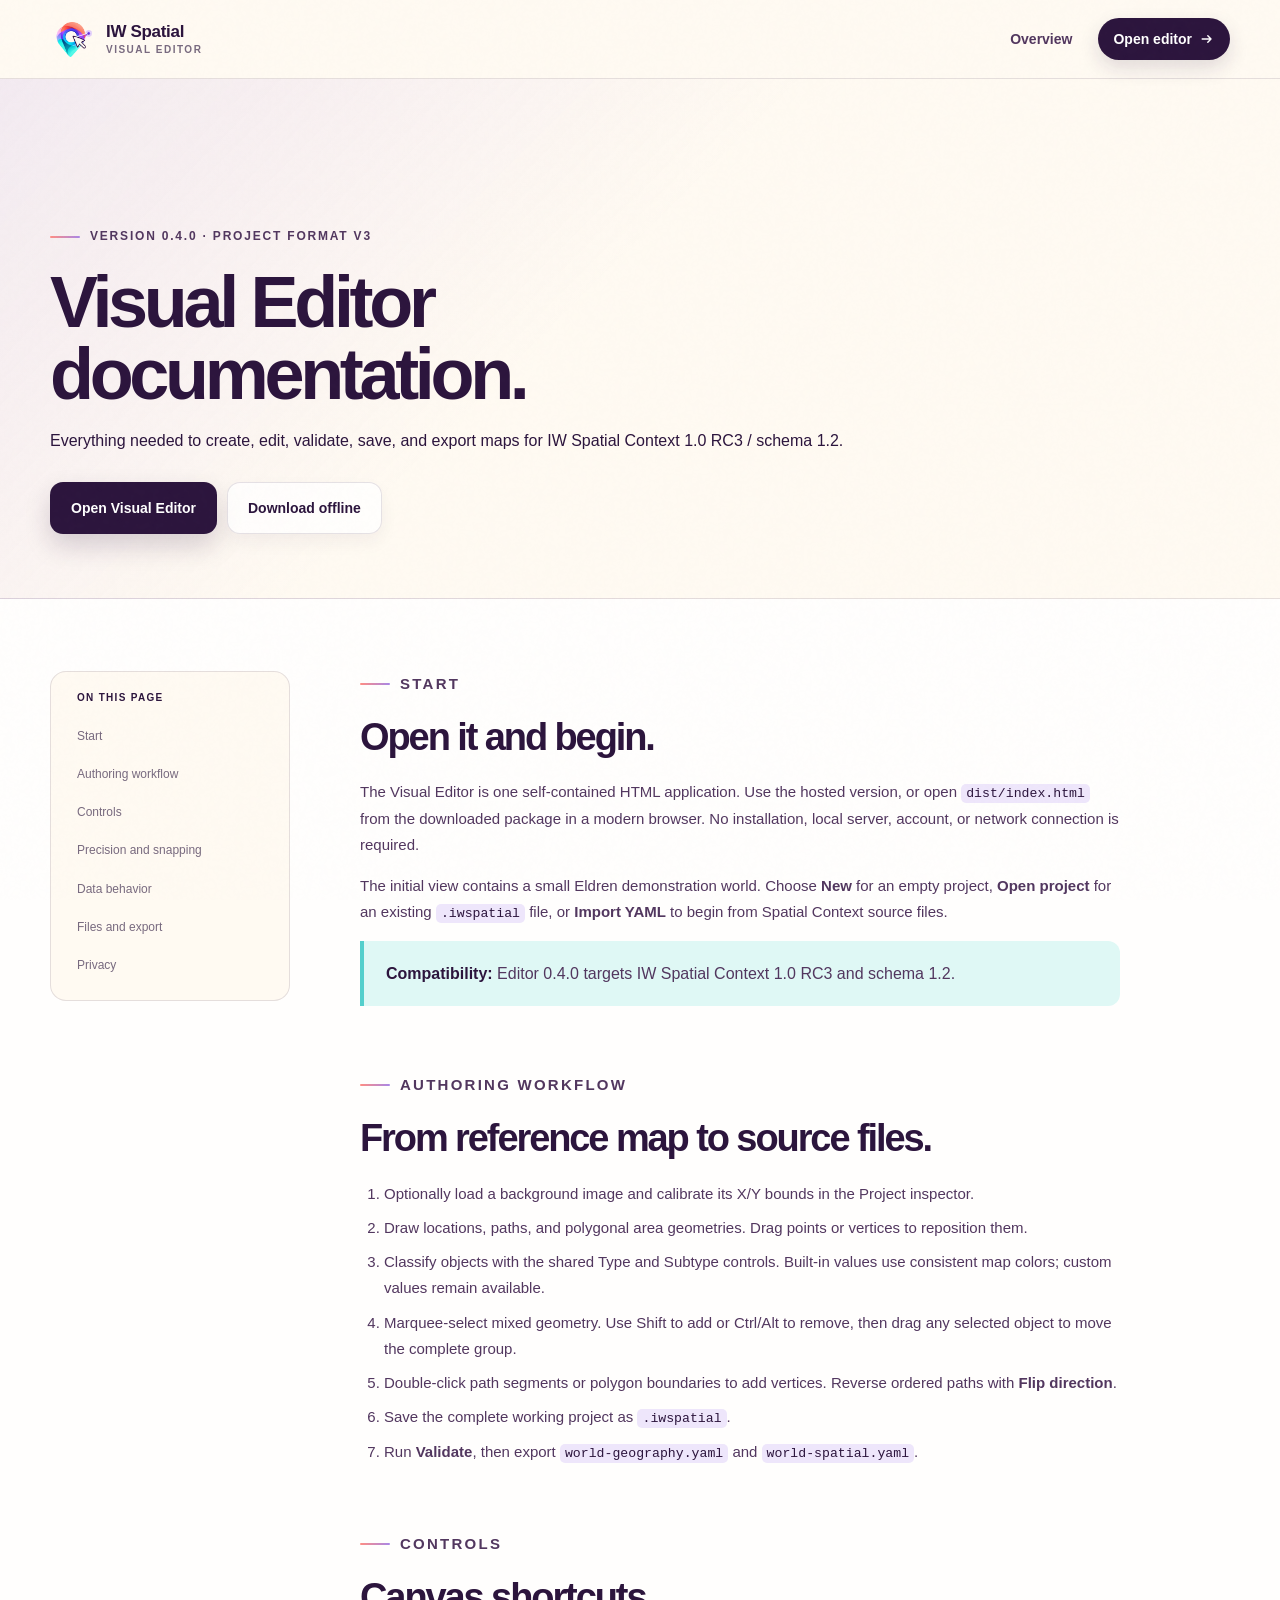
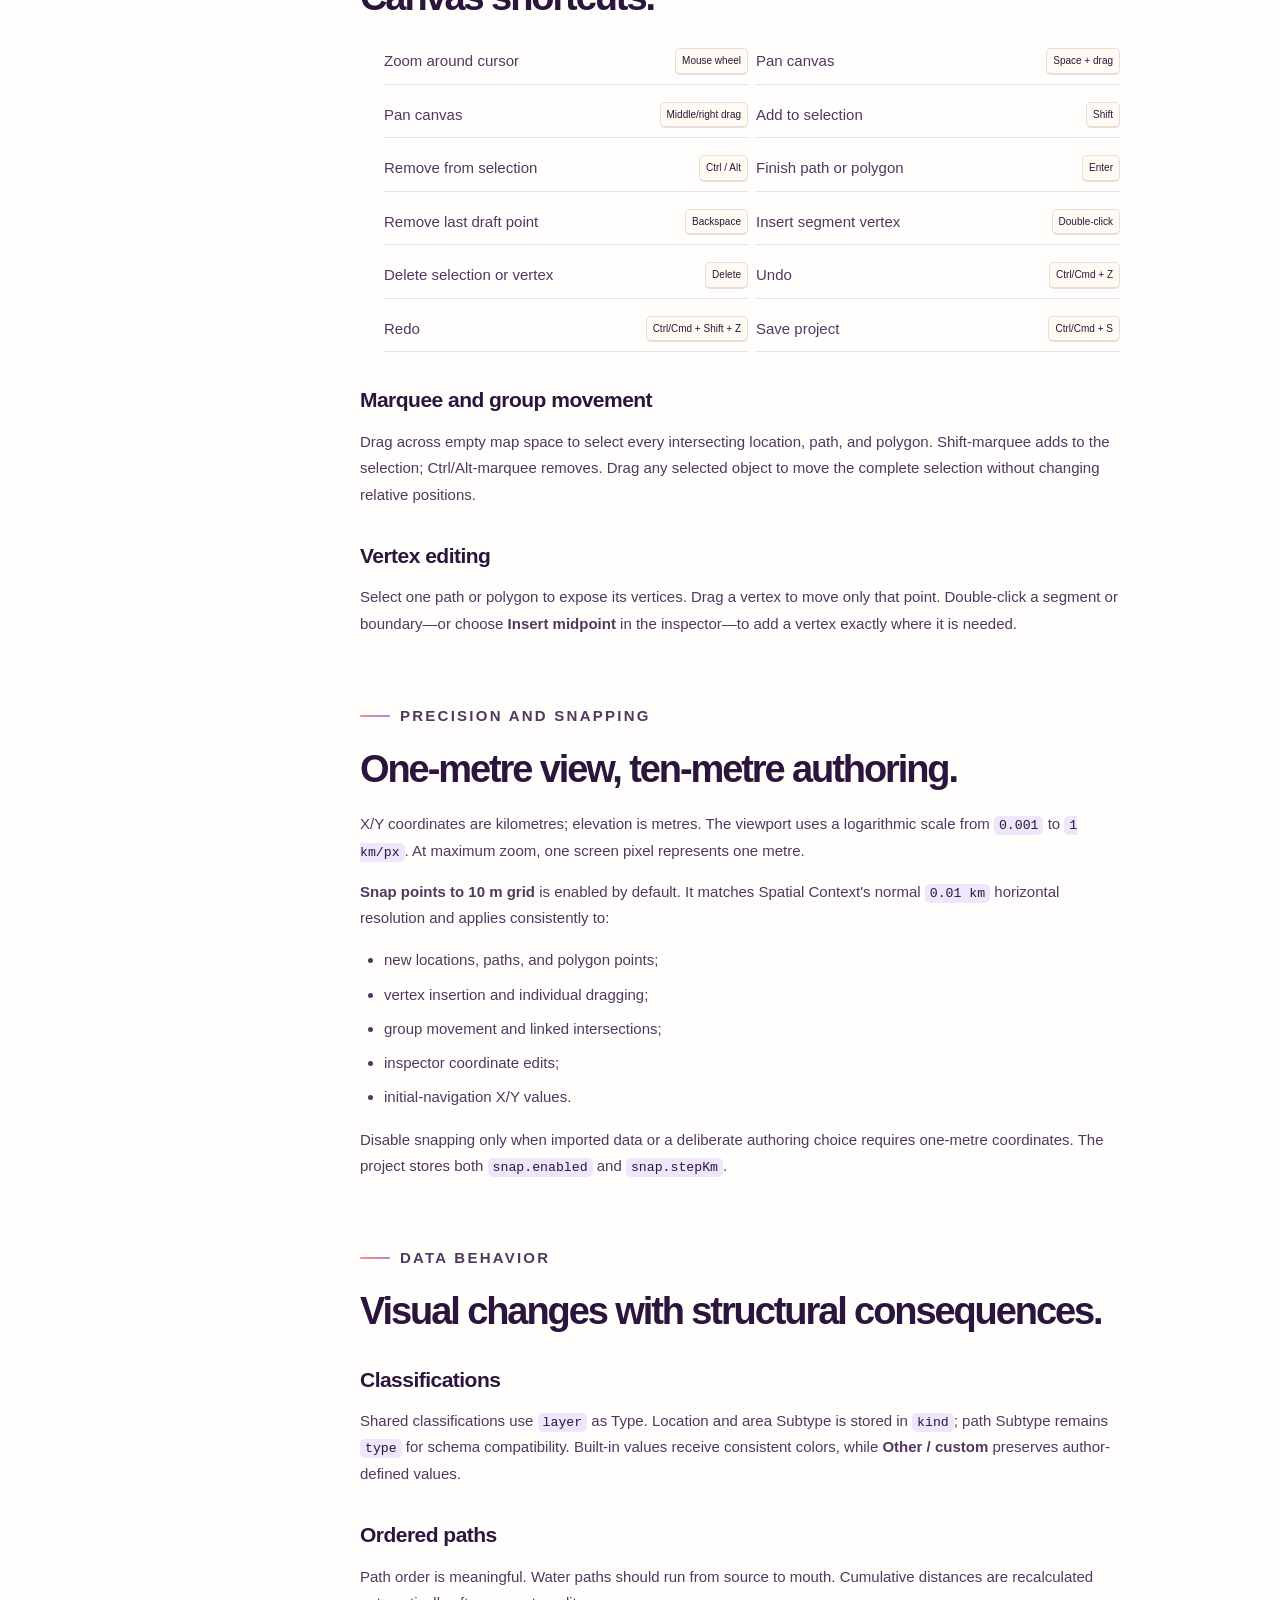
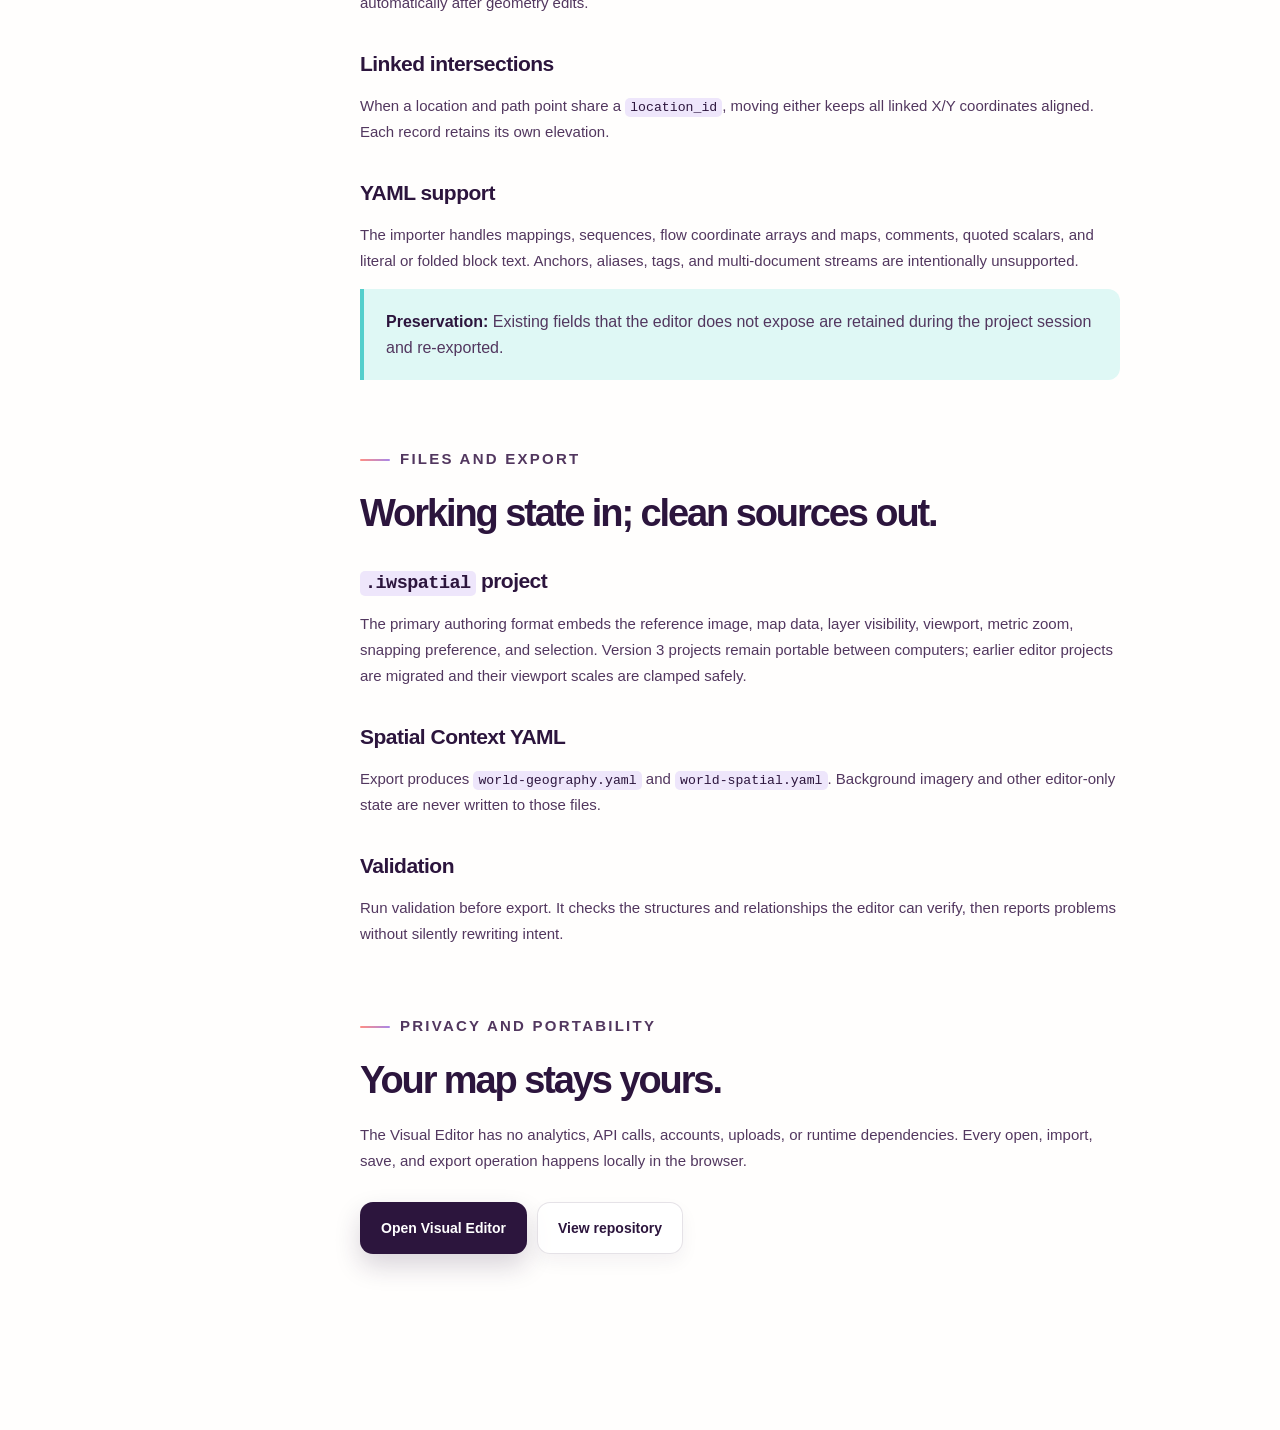
<file: docs/index.html>
<!doctype html>
<html lang="en">
<head>
  <meta charset="utf-8">
  <meta name="viewport" content="width=device-width, initial-scale=1">
  <meta name="description" content="Documentation for IW Spatial Visual Editor 0.4.0.">
  <meta name="theme-color" content="#fffaf2">
  <title>Documentation — IW Spatial Visual Editor</title>
  <link rel="icon" href="../assets/iw-spatial-editor-logo.png" type="image/png">
  <link rel="stylesheet" href="../assets/styles.css">
  <script src="../site-config.js"></script>
  <script src="../assets/site.js" defer></script>
</head>
<body class="docs-page">
  <a class="skip-link" href="#docs-main">Skip to documentation</a>
  <header class="site-header docs-header" data-header>
    <div class="shell header-inner">
      <a class="brand" href="../index.html" aria-label="IW Spatial Visual Editor home">
        <img src="../assets/iw-spatial-editor-logo.png" width="46" height="46" alt="">
        <span class="brand-name"><strong>IW Spatial</strong><small>Visual Editor</small></span>
      </a>
      <nav class="site-nav" aria-label="Documentation navigation">
        <a href="../index.html">Overview</a>
        <a class="nav-github" data-link="launch" href="../app/index.html">Open editor <svg viewBox="0 0 20 20" aria-hidden="true"><path d="M4 10h11m-4-4 4 4-4 4"/></svg></a>
      </nav>
    </div>
  </header>

  <main id="docs-main">
    <section class="docs-hero">
      <div class="shell">
        <p class="eyebrow"><span></span> Version 0.4.0 · Project format v3</p>
        <h1>Visual Editor<br>documentation.</h1>
        <p>Everything needed to create, edit, validate, save, and export maps for IW Spatial Context 1.0 RC3 / schema 1.2.</p>
        <div class="docs-actions">
          <a class="button button-primary" data-link="launch" href="../app/index.html">Open Visual Editor</a>
          <a class="button button-secondary" data-link="download" href="../downloads/IW-Spatial-Editor-0.4.0.zip">Download offline</a>
        </div>
      </div>
    </section>

    <div class="shell docs-layout">
      <aside class="docs-toc" aria-label="On this page">
        <strong>On this page</strong>
        <a href="#start">Start</a>
        <a href="#workflow">Authoring workflow</a>
        <a href="#controls">Controls</a>
        <a href="#precision">Precision and snapping</a>
        <a href="#data">Data behavior</a>
        <a href="#formats">Files and export</a>
        <a href="#privacy">Privacy</a>
      </aside>

      <article class="docs-content">
        <section id="start">
          <p class="eyebrow"><span></span> Start</p>
          <h2>Open it and begin.</h2>
          <p>The Visual Editor is one self-contained HTML application. Use the hosted version, or open <code>dist/index.html</code> from the downloaded package in a modern browser. No installation, local server, account, or network connection is required.</p>
          <p>The initial view contains a small Eldren demonstration world. Choose <strong>New</strong> for an empty project, <strong>Open project</strong> for an existing <code>.iwspatial</code> file, or <strong>Import YAML</strong> to begin from Spatial Context source files.</p>
          <div class="docs-note"><strong>Compatibility:</strong> Editor 0.4.0 targets IW Spatial Context 1.0 RC3 and schema 1.2.</div>
        </section>

        <section id="workflow">
          <p class="eyebrow"><span></span> Authoring workflow</p>
          <h2>From reference map to source files.</h2>
          <ol>
            <li>Optionally load a background image and calibrate its X/Y bounds in the Project inspector.</li>
            <li>Draw locations, paths, and polygonal area geometries. Drag points or vertices to reposition them.</li>
            <li>Classify objects with the shared Type and Subtype controls. Built-in values use consistent map colors; custom values remain available.</li>
            <li>Marquee-select mixed geometry. Use Shift to add or Ctrl/Alt to remove, then drag any selected object to move the complete group.</li>
            <li>Double-click path segments or polygon boundaries to add vertices. Reverse ordered paths with <strong>Flip direction</strong>.</li>
            <li>Save the complete working project as <code>.iwspatial</code>.</li>
            <li>Run <strong>Validate</strong>, then export <code>world-geography.yaml</code> and <code>world-spatial.yaml</code>.</li>
          </ol>
        </section>

        <section id="controls">
          <p class="eyebrow"><span></span> Controls</p>
          <h2>Canvas shortcuts.</h2>
          <ul class="shortcut-grid">
            <li><span>Zoom around cursor</span><kbd>Mouse wheel</kbd></li>
            <li><span>Pan canvas</span><kbd>Space + drag</kbd></li>
            <li><span>Pan canvas</span><kbd>Middle/right drag</kbd></li>
            <li><span>Add to selection</span><kbd>Shift</kbd></li>
            <li><span>Remove from selection</span><kbd>Ctrl / Alt</kbd></li>
            <li><span>Finish path or polygon</span><kbd>Enter</kbd></li>
            <li><span>Remove last draft point</span><kbd>Backspace</kbd></li>
            <li><span>Insert segment vertex</span><kbd>Double-click</kbd></li>
            <li><span>Delete selection or vertex</span><kbd>Delete</kbd></li>
            <li><span>Undo</span><kbd>Ctrl/Cmd + Z</kbd></li>
            <li><span>Redo</span><kbd>Ctrl/Cmd + Shift + Z</kbd></li>
            <li><span>Save project</span><kbd>Ctrl/Cmd + S</kbd></li>
          </ul>
          <h3>Marquee and group movement</h3>
          <p>Drag across empty map space to select every intersecting location, path, and polygon. Shift-marquee adds to the selection; Ctrl/Alt-marquee removes. Drag any selected object to move the complete selection without changing relative positions.</p>
          <h3>Vertex editing</h3>
          <p>Select one path or polygon to expose its vertices. Drag a vertex to move only that point. Double-click a segment or boundary—or choose <strong>Insert midpoint</strong> in the inspector—to add a vertex exactly where it is needed.</p>
        </section>

        <section id="precision">
          <p class="eyebrow"><span></span> Precision and snapping</p>
          <h2>One-metre view, ten-metre authoring.</h2>
          <p>X/Y coordinates are kilometres; elevation is metres. The viewport uses a logarithmic scale from <code>0.001</code> to <code>1 km/px</code>. At maximum zoom, one screen pixel represents one metre.</p>
          <p><strong>Snap points to 10 m grid</strong> is enabled by default. It matches Spatial Context's normal <code>0.01 km</code> horizontal resolution and applies consistently to:</p>
          <ul>
            <li>new locations, paths, and polygon points;</li>
            <li>vertex insertion and individual dragging;</li>
            <li>group movement and linked intersections;</li>
            <li>inspector coordinate edits;</li>
            <li>initial-navigation X/Y values.</li>
          </ul>
          <p>Disable snapping only when imported data or a deliberate authoring choice requires one-metre coordinates. The project stores both <code>snap.enabled</code> and <code>snap.stepKm</code>.</p>
        </section>

        <section id="data">
          <p class="eyebrow"><span></span> Data behavior</p>
          <h2>Visual changes with structural consequences.</h2>
          <h3>Classifications</h3>
          <p>Shared classifications use <code>layer</code> as Type. Location and area Subtype is stored in <code>kind</code>; path Subtype remains <code>type</code> for schema compatibility. Built-in values receive consistent colors, while <strong>Other / custom</strong> preserves author-defined values.</p>
          <h3>Ordered paths</h3>
          <p>Path order is meaningful. Water paths should run from source to mouth. Cumulative distances are recalculated automatically after geometry edits.</p>
          <h3>Linked intersections</h3>
          <p>When a location and path point share a <code>location_id</code>, moving either keeps all linked X/Y coordinates aligned. Each record retains its own elevation.</p>
          <h3>YAML support</h3>
          <p>The importer handles mappings, sequences, flow coordinate arrays and maps, comments, quoted scalars, and literal or folded block text. Anchors, aliases, tags, and multi-document streams are intentionally unsupported.</p>
          <div class="docs-note"><strong>Preservation:</strong> Existing fields that the editor does not expose are retained during the project session and re-exported.</div>
        </section>

        <section id="formats">
          <p class="eyebrow"><span></span> Files and export</p>
          <h2>Working state in; clean sources out.</h2>
          <h3><code>.iwspatial</code> project</h3>
          <p>The primary authoring format embeds the reference image, map data, layer visibility, viewport, metric zoom, snapping preference, and selection. Version 3 projects remain portable between computers; earlier editor projects are migrated and their viewport scales are clamped safely.</p>
          <h3>Spatial Context YAML</h3>
          <p>Export produces <code>world-geography.yaml</code> and <code>world-spatial.yaml</code>. Background imagery and other editor-only state are never written to those files.</p>
          <h3>Validation</h3>
          <p>Run validation before export. It checks the structures and relationships the editor can verify, then reports problems without silently rewriting intent.</p>
        </section>

        <section id="privacy">
          <p class="eyebrow"><span></span> Privacy and portability</p>
          <h2>Your map stays yours.</h2>
          <p>The Visual Editor has no analytics, API calls, accounts, uploads, or runtime dependencies. Every open, import, save, and export operation happens locally in the browser.</p>
          <div class="docs-actions">
            <a class="button button-primary" data-link="launch" href="../app/index.html">Open Visual Editor</a>
            <a class="button button-secondary" data-link="github" href="https://github.com/your-account/iw-spatial-visual-editor">View repository</a>
          </div>
        </section>
      </article>
    </div>
  </main>
</body>
</html>
</file>
<file: assets/styles.css>
:root {
  --ivory: #fffaf2;
  --paper: #fffefd;
  --paper-soft: #f8f3f3;
  --ink: #2c153d;
  --ink-2: #52375f;
  --muted: #786a7f;
  --line: rgba(58, 33, 70, 0.13);
  --coral: #ff8e83;
  --coral-soft: #ffe3dd;
  --lilac: #a887e8;
  --lilac-soft: #eee6fb;
  --periwinkle: #8da7ef;
  --teal: #54cfcc;
  --teal-deep: #218f96;
  --teal-soft: #dff8f5;
  --plum: #371b49;
  --white: #fff;
  --shadow: 0 26px 75px rgba(48, 25, 62, 0.13);
  --shadow-soft: 0 12px 36px rgba(48, 25, 62, 0.08);
  --radius: 24px;
  --shell: 1180px;
}

*,
*::before,
*::after { box-sizing: border-box; }

html { scroll-behavior: smooth; }

body {
  margin: 0;
  color: var(--ink);
  background: var(--ivory);
  font-family: Inter, ui-sans-serif, -apple-system, BlinkMacSystemFont, "Segoe UI", sans-serif;
  font-size: 16px;
  line-height: 1.6;
  text-rendering: optimizeLegibility;
}

body::before {
  content: "";
  position: fixed;
  inset: 0;
  z-index: 100;
  pointer-events: none;
  opacity: .25;
  background-image: url("data:image/svg+xml,%3Csvg viewBox='0 0 160 160' xmlns='http://www.w3.org/2000/svg'%3E%3Cfilter id='n'%3E%3CfeTurbulence type='fractalNoise' baseFrequency='.8' numOctaves='3' stitchTiles='stitch'/%3E%3C/filter%3E%3Crect width='100%25' height='100%25' filter='url(%23n)' opacity='.045'/%3E%3C/svg%3E");
}

img, svg { display: block; }
img { max-width: 100%; }
a { color: inherit; text-decoration: none; }
button, a { -webkit-tap-highlight-color: transparent; }
button, input, select, textarea { font: inherit; }
code { font-family: "SFMono-Regular", Consolas, "Liberation Mono", monospace; }

.shell {
  width: min(calc(100% - 48px), var(--shell));
  margin-inline: auto;
}

.sr-only {
  position: absolute;
  width: 1px;
  height: 1px;
  padding: 0;
  margin: -1px;
  overflow: hidden;
  clip: rect(0,0,0,0);
  white-space: nowrap;
  border: 0;
}

.skip-link {
  position: fixed;
  top: 10px;
  left: 10px;
  z-index: 1000;
  padding: 10px 14px;
  color: var(--white);
  background: var(--ink);
  border-radius: 8px;
  transform: translateY(-150%);
  transition: transform .2s ease;
}

.skip-link:focus { transform: translateY(0); }
:focus-visible { outline: 3px solid var(--teal); outline-offset: 3px; }

.site-header {
  position: fixed;
  inset: 0 0 auto;
  z-index: 50;
  border-bottom: 1px solid transparent;
  transition: background .25s ease, border-color .25s ease, box-shadow .25s ease;
}

.site-header.is-scrolled {
  background: rgba(255,250,242,.9);
  border-color: var(--line);
  box-shadow: 0 8px 30px rgba(48,25,62,.05);
  backdrop-filter: blur(16px);
}

.header-inner {
  min-height: 78px;
  display: flex;
  align-items: center;
  justify-content: space-between;
  gap: 28px;
}

.brand {
  display: inline-flex;
  align-items: center;
  gap: 11px;
  flex: 0 0 auto;
}

.brand img { width: 45px; height: 45px; object-fit: contain; }

.brand-name {
  display: grid;
  line-height: 1.02;
  letter-spacing: -.02em;
}

.brand-name strong { font-size: 17px; }
.brand-name small {
  margin-top: 4px;
  color: var(--muted);
  font-size: 10px;
  font-weight: 750;
  letter-spacing: .15em;
  text-transform: uppercase;
}

.site-nav {
  display: flex;
  align-items: center;
  gap: 26px;
  color: var(--ink-2);
  font-size: 14px;
  font-weight: 650;
}

.site-nav > a { position: relative; padding: 8px 0; }
.site-nav > a:not(.nav-github)::after {
  content: "";
  position: absolute;
  inset: auto 0 1px;
  height: 2px;
  background: linear-gradient(90deg,var(--coral),var(--lilac));
  transform: scaleX(0);
  transform-origin: right;
  transition: transform .22s ease;
}
.site-nav > a:hover::after { transform: scaleX(1); transform-origin: left; }

.site-nav .nav-github {
  display: inline-flex;
  align-items: center;
  gap: 7px;
  padding: 10px 15px;
  color: var(--white);
  background: var(--ink);
  border-radius: 999px;
  box-shadow: 0 8px 20px rgba(44,21,61,.14);
}

.nav-github svg {
  width: 16px;
  fill: none;
  stroke: currentColor;
  stroke-width: 1.8;
  stroke-linecap: round;
  stroke-linejoin: round;
}

.nav-toggle {
  display: none;
  width: 44px;
  height: 44px;
  padding: 11px;
  border: 1px solid var(--line);
  background: rgba(255,255,255,.72);
  border-radius: 12px;
}
.nav-toggle span:not(.sr-only) {
  display: block;
  height: 2px;
  margin: 4px 0;
  background: var(--ink);
  border-radius: 99px;
}

.hero {
  position: relative;
  min-height: 760px;
  padding: 146px 0 90px;
  overflow: hidden;
  background:
    radial-gradient(circle at 90% 18%, rgba(168,135,232,.17), transparent 26%),
    radial-gradient(circle at 72% 80%, rgba(84,207,204,.13), transparent 29%),
    var(--ivory);
}

.hero::after {
  content: "";
  position: absolute;
  inset: auto -5% 0;
  height: 175px;
  opacity: .13;
  background-image:
    radial-gradient(90% 80px at 20% 100%, transparent 65%, var(--lilac) 66% 67%, transparent 68%),
    radial-gradient(80% 100px at 65% 110%, transparent 67%, var(--teal) 68% 69%, transparent 70%);
  pointer-events: none;
}

.hero-glow {
  position: absolute;
  border-radius: 50%;
  pointer-events: none;
}
.hero-glow-one { width: 360px; height: 360px; top: -200px; left: -150px; background: rgba(255,142,131,.13); }
.hero-glow-two { width: 230px; height: 230px; right: 6%; bottom: -140px; background: rgba(84,207,204,.16); }

.hero-layout {
  display: grid;
  grid-template-columns: minmax(0,.92fr) minmax(520px,1.08fr);
  align-items: center;
  gap: 42px;
}

.hero-copy { position: relative; z-index: 2; }

.eyebrow {
  display: flex;
  align-items: center;
  gap: 10px;
  margin: 0 0 20px;
  color: var(--ink-2);
  font-size: 12px;
  font-weight: 800;
  letter-spacing: .15em;
  text-transform: uppercase;
}
.eyebrow > span {
  width: 30px;
  height: 2px;
  background: linear-gradient(90deg,var(--coral),var(--lilac));
  border-radius: 99px;
}

h1,h2,h3,p { margin-top: 0; }
h1,h2 { font-weight: 760; letter-spacing: -.055em; }

.hero-wordmark {
  display: grid;
  margin: 0 0 28px;
  line-height: .9;
}
.hero-wordmark > span {
  font-size: clamp(62px,7vw,92px);
  font-style: normal;
}
.hero-wordmark > em {
  margin-top: 11px;
  color: var(--ink-2);
  font-size: clamp(38px,4.6vw,61px);
  font-style: normal;
  font-weight: 430;
  letter-spacing: -.045em;
}

.hero-lede {
  max-width: 610px;
  margin-bottom: 32px;
  color: var(--ink-2);
  font-size: 18px;
  line-height: 1.7;
}

.hero-actions,.closing-actions { display: flex; flex-wrap: wrap; gap: 12px; }

.button {
  min-height: 52px;
  display: inline-flex;
  align-items: center;
  justify-content: center;
  gap: 10px;
  padding: 13px 20px;
  border: 1px solid transparent;
  border-radius: 13px;
  font-size: 14px;
  font-weight: 750;
  transition: transform .2s ease, box-shadow .2s ease, background .2s ease;
}
.button:hover { transform: translateY(-2px); }
.button svg {
  width: 18px;
  height: 18px;
  fill: none;
  stroke: currentColor;
  stroke-width: 1.8;
  stroke-linecap: round;
  stroke-linejoin: round;
}
.button-primary { color: var(--white); background: var(--ink); box-shadow: 0 12px 26px rgba(44,21,61,.18); }
.button-primary:hover { box-shadow: 0 15px 32px rgba(44,21,61,.24); }
.button-secondary { color: var(--ink); background: rgba(255,255,255,.75); border-color: var(--line); box-shadow: 0 8px 18px rgba(44,21,61,.05); }

.hero-meta {
  display: flex;
  flex-wrap: wrap;
  gap: 9px 0;
  margin-top: 28px;
  color: var(--muted);
  font-size: 12px;
}
.hero-meta span { padding: 0 13px; border-right: 1px solid var(--line); }
.hero-meta span:first-child { padding-left: 0; }
.hero-meta span:last-child { border: 0; }
.hero-meta strong { color: var(--ink-2); }

.hero-art { position: relative; z-index: 1; width: 720px; margin-right: -160px; }
.hero-art-frame { position: relative; border-radius: 34px 0 0 34px; box-shadow: var(--shadow); }
.hero-art-frame::before {
  content: "";
  position: absolute;
  inset: 0;
  z-index: 1;
  border: 1px solid rgba(255,255,255,.9);
  border-radius: inherit;
  pointer-events: none;
}
.hero-art-frame > img { width: 100%; aspect-ratio: 2/1; object-fit: cover; border-radius: inherit; }

.floating-label {
  position: absolute;
  z-index: 2;
  display: flex;
  align-items: center;
  gap: 10px;
  min-width: 176px;
  padding: 12px 14px;
  color: var(--ink);
  background: rgba(255,255,255,.8);
  border: 1px solid rgba(255,255,255,.92);
  border-radius: 14px;
  box-shadow: 0 12px 35px rgba(44,21,61,.12);
  backdrop-filter: blur(12px);
}
.floating-label small,.floating-label strong { display: block; }
.floating-label small { margin-bottom: 1px; color: var(--muted); font-size: 9px; font-weight: 800; letter-spacing: .12em; text-transform: uppercase; }
.floating-label strong { font-size: 12px; }
.signal { width: 10px; height: 10px; flex: 0 0 auto; border-radius: 50%; }
.signal-lilac { background: #7140db; box-shadow: 0 0 0 5px rgba(113,64,219,.15); }
.signal-coral { background: var(--coral); box-shadow: 0 0 0 5px rgba(255,142,131,.17); }
.label-snap { top: 18%; right: 8%; }
.label-selection { right: 18%; bottom: 8%; }

.proof-strip { position: relative; z-index: 2; padding: 18px 0; color: var(--white); background: var(--ink); }
.proof-grid { display: grid; grid-template-columns: repeat(4,1fr); }
.proof-grid > div {
  min-height: 56px;
  display: flex;
  align-items: center;
  gap: 12px;
  padding: 0 25px;
  border-right: 1px solid rgba(255,255,255,.14);
}
.proof-grid > div:first-child { padding-left: 0; }
.proof-grid > div:last-child { border: 0; }
.proof-icon {
  display: grid;
  width: 30px;
  height: 30px;
  place-items: center;
  flex: 0 0 auto;
  color: var(--teal);
  background: rgba(255,255,255,.08);
  border-radius: 9px;
  font-size: 17px;
}
.proof-grid p { margin: 0; line-height: 1.2; }
.proof-grid strong,.proof-grid small { display: block; }
.proof-grid strong { margin-bottom: 5px; font-size: 13px; }
.proof-grid small { color: rgba(255,255,255,.59); font-size: 10px; }

.section { padding: 112px 0; }
h2 { margin-bottom: 24px; font-size: clamp(42px,4.8vw,64px); line-height: 1.06; }
.section-intro { max-width: 820px; }
.section-intro > p:last-child,
.section-heading > p,
.formats-copy > p,
.precision-copy > p {
  color: var(--muted);
  font-size: 17px;
  line-height: 1.75;
}

.canvas-section { background: var(--paper); }
.canvas-layout { display: grid; gap: 58px; }

.editor-window {
  overflow: hidden;
  border: 1px solid var(--line);
  background: #23182e;
  border-radius: 24px;
  box-shadow: var(--shadow);
}
.window-bar {
  min-height: 58px;
  display: flex;
  align-items: center;
  justify-content: space-between;
  gap: 18px;
  padding: 0 20px;
  color: rgba(255,255,255,.7);
  background: #191020;
  border-bottom: 1px solid rgba(255,255,255,.08);
}
.window-brand { display: flex; align-items: center; gap: 9px; }
.window-brand img { width: 31px; height: 31px; object-fit: contain; }
.window-brand span { display: grid; line-height: 1.05; }
.window-brand strong { color: var(--white); font-size: 11px; }
.window-brand small { margin-top: 3px; font-size: 7px; letter-spacing: .12em; text-transform: uppercase; }
.window-actions { display: flex; gap: 7px; font-size: 9px; font-weight: 700; }
.window-actions span { padding: 6px 9px; background: rgba(255,255,255,.04); border: 1px solid rgba(255,255,255,.07); border-radius: 6px; }
.window-actions .active { color: var(--ink); background: var(--teal); border-color: var(--teal); }

.editor-ui { height: 460px; display: grid; grid-template-columns: 58px 1fr 190px; }
.tool-rail {
  display: flex;
  flex-direction: column;
  align-items: center;
  gap: 8px;
  padding-top: 16px;
  background: #191120;
  border-right: 1px solid rgba(255,255,255,.07);
}
.tool-rail span {
  width: 34px;
  height: 34px;
  display: grid;
  place-items: center;
  color: rgba(255,255,255,.48);
  border-radius: 8px;
  font-size: 13px;
}
.tool-rail .active { color: var(--white); background: rgba(168,135,232,.29); }
.tool-rail i { width: 22px; height: 1px; margin: 3px 0; background: rgba(255,255,255,.08); }

.map-canvas { position: relative; overflow: hidden; color: rgba(255,255,255,.09); background: #2a2138; }
.map-canvas svg { width: 100%; height: 100%; }
.canvas-grid { color: rgba(255,255,255,.1); }
.area-shape { fill: url("#area"); stroke: rgba(168,135,232,.72); stroke-width: 2; }
.road-line,.river-line { fill: none; stroke-linecap: round; }
.road-line { stroke: #f5b3aa; stroke-width: 7; }
.river-line { stroke: url("#river"); stroke-width: 13; opacity: .8; }
.map-node circle:first-child { fill: var(--teal); stroke: rgba(255,255,255,.82); stroke-width: 2; }
.map-node circle:last-child { fill: var(--white); }
.map-node.coral circle:first-child { fill: var(--coral); }
.vertex circle { fill: var(--white); stroke: var(--lilac); stroke-width: 3; }
.selection-box { fill: none; stroke: var(--lilac); stroke-width: 1.5; stroke-dasharray: 7 5; }
.canvas-readout,.canvas-scale {
  position: absolute;
  bottom: 13px;
  padding: 5px 8px;
  color: rgba(255,255,255,.65);
  background: rgba(24,16,32,.8);
  border-radius: 6px;
  font-family: "SFMono-Regular",Consolas,monospace;
  font-size: 8px;
}
.canvas-readout { left: 14px; }
.canvas-scale { right: 14px; }

.inspector {
  padding: 20px 16px;
  color: rgba(255,255,255,.62);
  background: #1d1426;
  border-left: 1px solid rgba(255,255,255,.08);
  font-size: 10px;
}
.inspector-kicker { margin: 0 0 4px; color: var(--lilac); font-size: 8px; font-weight: 800; letter-spacing: .14em; text-transform: uppercase; }
.inspector h3 { margin: 0 0 18px; color: var(--white); font-size: 14px; }
.inspector label { display: flex; justify-content: space-between; gap: 8px; padding: 9px 0; border-bottom: 1px solid rgba(255,255,255,.07); }
.inspector label strong { color: rgba(255,255,255,.9); font-weight: 650; }
.coordinate-field { margin: 18px 0; padding: 11px; background: rgba(255,255,255,.04); border: 1px solid rgba(255,255,255,.08); border-radius: 8px; }
.coordinate-field small,.coordinate-field code { display: block; }
.coordinate-field small { margin-bottom: 4px; }
.coordinate-field code { color: var(--white); font-size: 8px; }
.inspector button { width: 100%; padding: 9px; color: var(--ink); background: var(--teal); border: 0; border-radius: 7px; font-size: 9px; font-weight: 800; }
.window-statusbar {
  height: 34px;
  display: flex;
  align-items: center;
  justify-content: space-between;
  padding: 0 16px 0 74px;
  color: rgba(255,255,255,.42);
  background: #18101f;
  border-top: 1px solid rgba(255,255,255,.07);
  font-size: 8px;
}
.window-statusbar strong { color: var(--teal); }

.features-section {
  background:
    radial-gradient(circle at 100% 0, rgba(141,167,239,.17), transparent 25%),
    radial-gradient(circle at 0 70%, rgba(255,142,131,.09), transparent 27%),
    var(--ivory);
}
.section-heading {
  display: grid;
  grid-template-columns: minmax(0,1.35fr) minmax(270px,.65fr);
  align-items: end;
  gap: 60px;
  margin-bottom: 58px;
}
.section-heading h2 { margin-bottom: 0; }
.section-heading > p { margin: 0 0 7px; }

.feature-grid { display: grid; grid-template-columns: repeat(3,1fr); gap: 18px; }
.feature-card {
  min-height: 280px;
  display: flex;
  flex-direction: column;
  align-items: flex-start;
  padding: 28px;
  border: 1px solid var(--line);
  background: rgba(255,255,255,.72);
  border-radius: 21px;
  box-shadow: 0 10px 28px rgba(44,21,61,.04);
  transition: transform .22s ease, box-shadow .22s ease;
}
.feature-card:hover { transform: translateY(-4px); box-shadow: var(--shadow-soft); }
.feature-icon {
  width: 48px;
  height: 48px;
  display: grid;
  place-items: center;
  margin-bottom: 31px;
  border-radius: 15px;
}
.feature-icon svg { width: 26px; fill: none; stroke: currentColor; stroke-width: 1.7; stroke-linecap: round; stroke-linejoin: round; }
.coral-card .feature-icon { color: #d85e58; background: var(--coral-soft); }
.lilac-card .feature-icon { color: #7554ba; background: var(--lilac-soft); }
.teal-card .feature-icon { color: var(--teal-deep); background: var(--teal-soft); }
.feature-card h3 { margin-bottom: 10px; font-size: 20px; letter-spacing: -.025em; }
.feature-card p { margin: 0; color: var(--muted); font-size: 14px; line-height: 1.7; }
.mini-tags { display: flex; flex-wrap: wrap; gap: 6px; margin-top: auto; padding-top: 22px; }
.mini-tags span { padding: 5px 8px; color: #bd554f; background: var(--coral-soft); border-radius: 6px; font-size: 9px; font-weight: 800; text-transform: uppercase; letter-spacing: .08em; }

.precision-section {
  overflow: hidden;
  color: var(--white);
  background:
    radial-gradient(circle at 72% 25%, rgba(168,135,232,.2), transparent 26%),
    radial-gradient(circle at 12% 95%, rgba(84,207,204,.12), transparent 27%),
    var(--ink);
}
.precision-layout { display: grid; grid-template-columns: 1fr .9fr; align-items: center; gap: 90px; }
.light-eyebrow { color: rgba(255,255,255,.66); }
.precision-copy h2 { color: var(--white); }
.precision-copy > p { color: rgba(255,255,255,.62); }
.precision-list { display: grid; gap: 0; margin: 32px 0 0; padding: 0; list-style: none; }
.precision-list li { display: flex; align-items: center; gap: 15px; padding: 16px 0; border-top: 1px solid rgba(255,255,255,.1); }
.precision-list li > span { color: var(--lilac); font-family: "SFMono-Regular",Consolas,monospace; font-size: 10px; }
.precision-list strong,.precision-list small { display: block; }
.precision-list strong { margin-bottom: 3px; color: var(--white); font-size: 14px; }
.precision-list small { color: rgba(255,255,255,.48); font-size: 11px; }

.metric-panel { position: relative; min-height: 480px; }
.metric-orbit { position: absolute; border: 1px solid rgba(255,255,255,.09); border-radius: 50%; }
.orbit-one { width: 430px; height: 430px; inset: 25px auto auto 20px; }
.orbit-two { width: 300px; height: 300px; inset: 90px auto auto 85px; border-color: rgba(84,207,204,.14); }
.metric-card {
  position: absolute;
  display: grid;
  place-items: center;
  text-align: center;
  color: var(--white);
  background: rgba(255,255,255,.07);
  border: 1px solid rgba(255,255,255,.12);
  border-radius: 24px;
  box-shadow: 0 24px 60px rgba(0,0,0,.2);
  backdrop-filter: blur(12px);
}
.metric-card small { color: rgba(255,255,255,.55); font-size: 9px; font-weight: 800; letter-spacing: .12em; text-transform: uppercase; }
.metric-card strong { margin: 3px 0 -4px; font-size: 54px; line-height: 1; letter-spacing: -.06em; }
.metric-card span { color: rgba(255,255,255,.58); font-size: 11px; }
.metric-primary { width: 230px; height: 220px; top: 35px; left: 36px; background: linear-gradient(150deg,rgba(168,135,232,.23),rgba(255,255,255,.05)); }
.metric-coral { width: 170px; height: 160px; right: 6px; top: 154px; }
.metric-coral strong { color: var(--coral); }
.metric-teal { width: 170px; height: 150px; left: 116px; bottom: 4px; }
.metric-teal strong { color: var(--teal); }

.workflow-section { background: var(--paper); }
.compact-heading { align-items: center; }
.text-link { justify-self: end; display: inline-flex; align-items: center; gap: 8px; color: var(--ink); font-size: 14px; font-weight: 800; }
.text-link span { color: var(--coral); font-size: 20px; transition: transform .2s ease; }
.text-link:hover span { transform: translateX(4px); }
.workflow-grid { display: grid; grid-template-columns: repeat(4,1fr); gap: 0; margin: 0; padding: 0; list-style: none; }
.workflow-grid li { position: relative; padding-right: 32px; }
.step-number {
  width: 34px;
  height: 34px;
  display: grid;
  place-items: center;
  color: var(--ink);
  background: var(--coral-soft);
  border-radius: 11px;
  font-family: "SFMono-Regular",Consolas,monospace;
  font-size: 11px;
  font-weight: 800;
}
.workflow-grid li:nth-child(2) .step-number { background: var(--lilac-soft); }
.workflow-grid li:nth-child(3) .step-number { background: var(--teal-soft); }
.workflow-grid li:nth-child(4) .step-number { background: #e5ebfc; }
.step-rule { position: absolute; top: 17px; left: 45px; right: 12px; height: 1px; background: var(--line); }
.workflow-grid h3 { margin: 25px 0 9px; font-size: 20px; }
.workflow-grid p { color: var(--muted); font-size: 14px; line-height: 1.7; }
.workflow-grid code { color: var(--ink-2); font-size: .82em; }

.formats-section {
  background:
    linear-gradient(135deg,rgba(255,142,131,.1),transparent 44%),
    var(--ivory);
}
.formats-layout { display: grid; grid-template-columns: .8fr 1.2fr; align-items: center; gap: 80px; }
.format-cards { display: grid; grid-template-columns: 1fr 1fr; gap: 16px; }
.format-card { min-height: 360px; padding: 30px; border: 1px solid var(--line); background: var(--paper); border-radius: 22px; box-shadow: var(--shadow-soft); }
.format-head { display: flex; align-items: center; gap: 14px; margin-bottom: 28px; }
.file-badge { width: 48px; height: 48px; display: grid; place-items: center; flex: 0 0 auto; color: #7554ba; background: var(--lilac-soft); border-radius: 14px; font-size: 12px; font-weight: 900; }
.yaml-format .file-badge { color: var(--teal-deep); background: var(--teal-soft); }
.format-head small { display: block; margin-bottom: 2px; color: var(--muted); font-size: 8px; font-weight: 800; letter-spacing: .1em; text-transform: uppercase; }
.format-head h3 { margin: 0; font-size: 25px; letter-spacing: -.035em; }
.format-card > p { color: var(--muted); font-size: 14px; line-height: 1.7; }
.format-card ul { display: grid; gap: 9px; margin: 24px 0 0; padding: 20px 0 0; border-top: 1px solid var(--line); list-style: none; }
.format-card li { position: relative; padding-left: 19px; color: var(--ink-2); font-size: 12px; }
.format-card li::before { content: "✓"; position: absolute; left: 0; color: var(--teal-deep); font-weight: 900; }

.closing-section { padding: 40px 0 100px; background: var(--ivory); }
.closing-card {
  position: relative;
  min-height: 370px;
  display: grid;
  grid-template-columns: 1fr auto;
  align-items: center;
  gap: 40px;
  overflow: hidden;
  padding: 64px 68px;
  color: var(--white);
  background:
    radial-gradient(circle at 88% 15%,rgba(168,135,232,.33),transparent 25%),
    radial-gradient(circle at 10% 100%,rgba(84,207,204,.22),transparent 26%),
    var(--ink);
  border-radius: 30px;
  box-shadow: var(--shadow);
}
.closing-card::after { content: ""; position: absolute; width: 460px; height: 460px; right: -190px; bottom: -280px; border: 60px solid rgba(255,255,255,.04); border-radius: 50%; }
.closing-card > div:not(.closing-pin) { position: relative; z-index: 2; }
.closing-card h2 { margin-bottom: 16px; font-size: clamp(42px,4.5vw,59px); }
.closing-card p:not(.eyebrow) { max-width: 650px; margin: 0; color: rgba(255,255,255,.65); }
.button-light { color: var(--ink); background: var(--white); }
.button-ghost { color: var(--white); border-color: rgba(255,255,255,.24); background: rgba(255,255,255,.06); }
.closing-actions { grid-column: 1/-1; }
.closing-pin { position: absolute; right: 6%; top: 25px; opacity: .24; transform: rotate(8deg); }
.closing-pin img { width: 190px; }

.site-footer { padding: 34px 0 46px; color: var(--muted); background: var(--paper); border-top: 1px solid var(--line); }
.footer-grid { display: grid; grid-template-columns: 1fr auto 1fr; align-items: center; gap: 36px; }
.footer-brand { display: flex; align-items: center; gap: 10px; }
.footer-brand img { width: 40px; height: 40px; object-fit: contain; }
.footer-brand strong,.footer-brand small { display: block; }
.footer-brand strong { color: var(--ink); font-size: 13px; }
.footer-brand small { margin-top: 2px; font-size: 9px; letter-spacing: .1em; text-transform: uppercase; }
.site-footer nav { display: flex; gap: 23px; font-size: 12px; font-weight: 700; }
.site-footer nav a:hover { color: var(--ink); }
.site-footer > .shell > p { justify-self: end; margin: 0; text-align: right; font-size: 10px; line-height: 1.6; }

[data-reveal] { opacity: 0; transform: translateY(22px); transition: opacity .7s ease,transform .7s cubic-bezier(.22,1,.36,1); }
[data-reveal][data-delay="1"] { transition-delay: .09s; }
[data-reveal][data-delay="2"] { transition-delay: .18s; }
[data-reveal][data-delay="3"] { transition-delay: .27s; }
[data-reveal].is-visible { opacity: 1; transform: translateY(0); }

/* Documentation */
.docs-page { background: var(--paper); }
.docs-header { position: sticky; top: 0; background: rgba(255,250,242,.94); border-bottom-color: var(--line); backdrop-filter: blur(16px); }
.docs-hero { padding: 148px 0 64px; background: linear-gradient(135deg,rgba(168,135,232,.14),transparent 45%),var(--ivory); border-bottom: 1px solid var(--line); }
.docs-hero h1 { margin: 0 0 18px; font-size: clamp(46px,6vw,72px); line-height: 1; letter-spacing: -.06em; }
.docs-hero p:last-child { max-width: 720px; color: var(--muted); font-size: 18px; }
.docs-layout { display: grid; grid-template-columns: 240px minmax(0,760px); align-items: start; gap: 70px; padding-top: 72px; padding-bottom: 110px; }
.docs-toc { position: sticky; top: 110px; display: grid; gap: 5px; padding: 18px; background: var(--ivory); border: 1px solid var(--line); border-radius: 16px; }
.docs-toc strong { margin: 0 8px 9px; font-size: 10px; letter-spacing: .13em; text-transform: uppercase; }
.docs-toc a { padding: 7px 8px; color: var(--muted); border-radius: 7px; font-size: 12px; }
.docs-toc a:hover { color: var(--ink); background: var(--lilac-soft); }
.docs-content section { scroll-margin-top: 110px; margin-bottom: 66px; }
.docs-content h2 { margin-bottom: 22px; font-size: 38px; }
.docs-content h3 { margin: 31px 0 12px; font-size: 21px; letter-spacing: -.025em; }
.docs-content p,.docs-content li { color: var(--ink-2); font-size: 15px; line-height: 1.75; }
.docs-content ul,.docs-content ol { display: grid; gap: 8px; padding-left: 24px; }
.docs-content code { padding: 2px 5px; color: var(--ink); background: var(--lilac-soft); border-radius: 5px; font-size: .88em; }
.docs-note { padding: 20px 22px; color: var(--ink-2); background: var(--teal-soft); border-left: 4px solid var(--teal); border-radius: 0 12px 12px 0; }
.docs-note strong { color: var(--ink); }
.shortcut-grid { display: grid; grid-template-columns: 1fr 1fr; gap: 8px 20px; padding: 0; list-style: none; }
.shortcut-grid li { display: flex; justify-content: space-between; gap: 12px; padding: 9px 0; border-bottom: 1px solid var(--line); }
.shortcut-grid kbd { align-self: start; padding: 3px 6px; color: var(--ink); background: var(--ivory); border: 1px solid var(--line); border-bottom-width: 2px; border-radius: 5px; font-family: inherit; font-size: 10px; white-space: nowrap; }
.docs-actions { display: flex; flex-wrap: wrap; gap: 10px; margin-top: 28px; }

@media (max-width:1120px) {
  .hero-layout { grid-template-columns: minmax(0,1fr) minmax(460px,.95fr); }
  .hero-art { width: 650px; margin-right: -190px; }
  .metric-panel { transform: scale(.92); transform-origin: center; }
}

@media (max-width:960px) {
  .hero { padding-bottom: 70px; }
  .hero-layout { grid-template-columns: 1fr; }
  .hero-copy { max-width: 760px; }
  .hero-art { width: calc(100% + 80px); margin: 20px -40px 0; }
  .hero-art-frame { border-radius: 28px; }
  .proof-grid { grid-template-columns: repeat(2,1fr); }
  .proof-grid > div { padding: 12px 20px; }
  .proof-grid > div:nth-child(2) { border-right: 0; }
  .feature-grid { grid-template-columns: repeat(2,1fr); }
  .precision-layout { grid-template-columns: 1fr; }
  .precision-copy { max-width: 720px; }
  .metric-panel { width: 500px; max-width: 100%; margin: -10px auto 0; transform: none; }
  .workflow-grid { grid-template-columns: repeat(2,1fr); gap: 42px 12px; }
  .formats-layout { grid-template-columns: 1fr; gap: 48px; }
  .formats-copy { max-width: 700px; }
}

@media (max-width:820px) {
  .shell { width: min(calc(100% - 32px),var(--shell)); }
  .nav-toggle { display: block; }
  .site-nav {
    position: absolute;
    top: 68px;
    left: 16px;
    right: 16px;
    display: none;
    align-items: stretch;
    flex-direction: column;
    gap: 2px;
    padding: 12px;
    background: rgba(255,254,253,.98);
    border: 1px solid var(--line);
    border-radius: 17px;
    box-shadow: var(--shadow);
  }
  .site-nav.is-open { display: flex; }
  .site-nav > a { padding: 11px 12px; border-radius: 10px; }
  .site-nav > a:hover { background: var(--paper-soft); }
  .site-nav > a::after { display: none; }
  .site-nav .nav-github { justify-content: center; margin-top: 4px; }
  .section { padding: 86px 0; }
  .section-heading { grid-template-columns: 1fr; gap: 20px; }
  .compact-heading .text-link { justify-self: start; }
  .editor-ui { grid-template-columns: 48px 1fr; }
  .inspector { display: none; }
  .window-statusbar { padding-left: 62px; }
  .docs-layout { grid-template-columns: 1fr; gap: 35px; }
  .docs-toc { position: static; grid-template-columns: repeat(2,1fr); }
  .docs-toc strong { grid-column: 1/-1; }
  .footer-grid { grid-template-columns: 1fr; gap: 24px; }
  .site-footer nav { flex-wrap: wrap; }
  .site-footer > .shell > p { justify-self: start; text-align: left; }
}

@media (max-width:620px) {
  .header-inner { min-height: 70px; }
  .hero { min-height: 0; padding: 118px 0 66px; }
  .hero-wordmark > span { font-size: clamp(52px,16vw,70px); }
  .hero-wordmark > em { font-size: clamp(34px,10.5vw,48px); }
  h2 { font-size: clamp(37px,11vw,49px); }
  .hero-lede { font-size: 16px; }
  .hero-actions,.closing-actions { align-items: stretch; flex-direction: column; }
  .hero-actions .button,.closing-actions .button { width: 100%; }
  .hero-meta { display: grid; grid-template-columns: 1fr 1fr; }
  .hero-meta span { padding: 0; border: 0; }
  .hero-art { width: calc(100% + 32px); margin-inline: -16px; }
  .hero-art-frame { border-radius: 20px; }
  .floating-label { display: none; }
  .proof-grid { grid-template-columns: 1fr; }
  .proof-grid > div,.proof-grid > div:first-child { padding: 12px 0; border-right: 0; border-bottom: 1px solid rgba(255,255,255,.12); }
  .proof-grid > div:last-child { border-bottom: 0; }
  .feature-grid,.workflow-grid,.format-cards { grid-template-columns: 1fr; }
  .feature-card { min-height: 0; }
  .window-actions { display: none; }
  .editor-ui { height: 370px; }
  .tool-rail { display: none; }
  .editor-ui { grid-template-columns: 1fr; }
  .window-statusbar { padding-left: 16px; }
  .metric-panel { min-height: 440px; transform: scale(.83); transform-origin: top center; margin-bottom: -70px; }
  .format-card { min-height: 0; }
  .closing-section { padding-bottom: 70px; }
  .closing-card { padding: 44px 28px; border-radius: 24px; }
  .closing-pin { right: -25px; top: 22px; }
  .docs-hero { padding-top: 118px; }
  .docs-toc { grid-template-columns: 1fr; }
  .shortcut-grid { grid-template-columns: 1fr; }
}

@media (prefers-reduced-motion:reduce) {
  html { scroll-behavior: auto; }
  *,*::before,*::after { transition-duration: .01ms !important; animation-duration: .01ms !important; animation-iteration-count: 1 !important; }
  [data-reveal] { opacity: 1; transform: none; }
}
</file>
